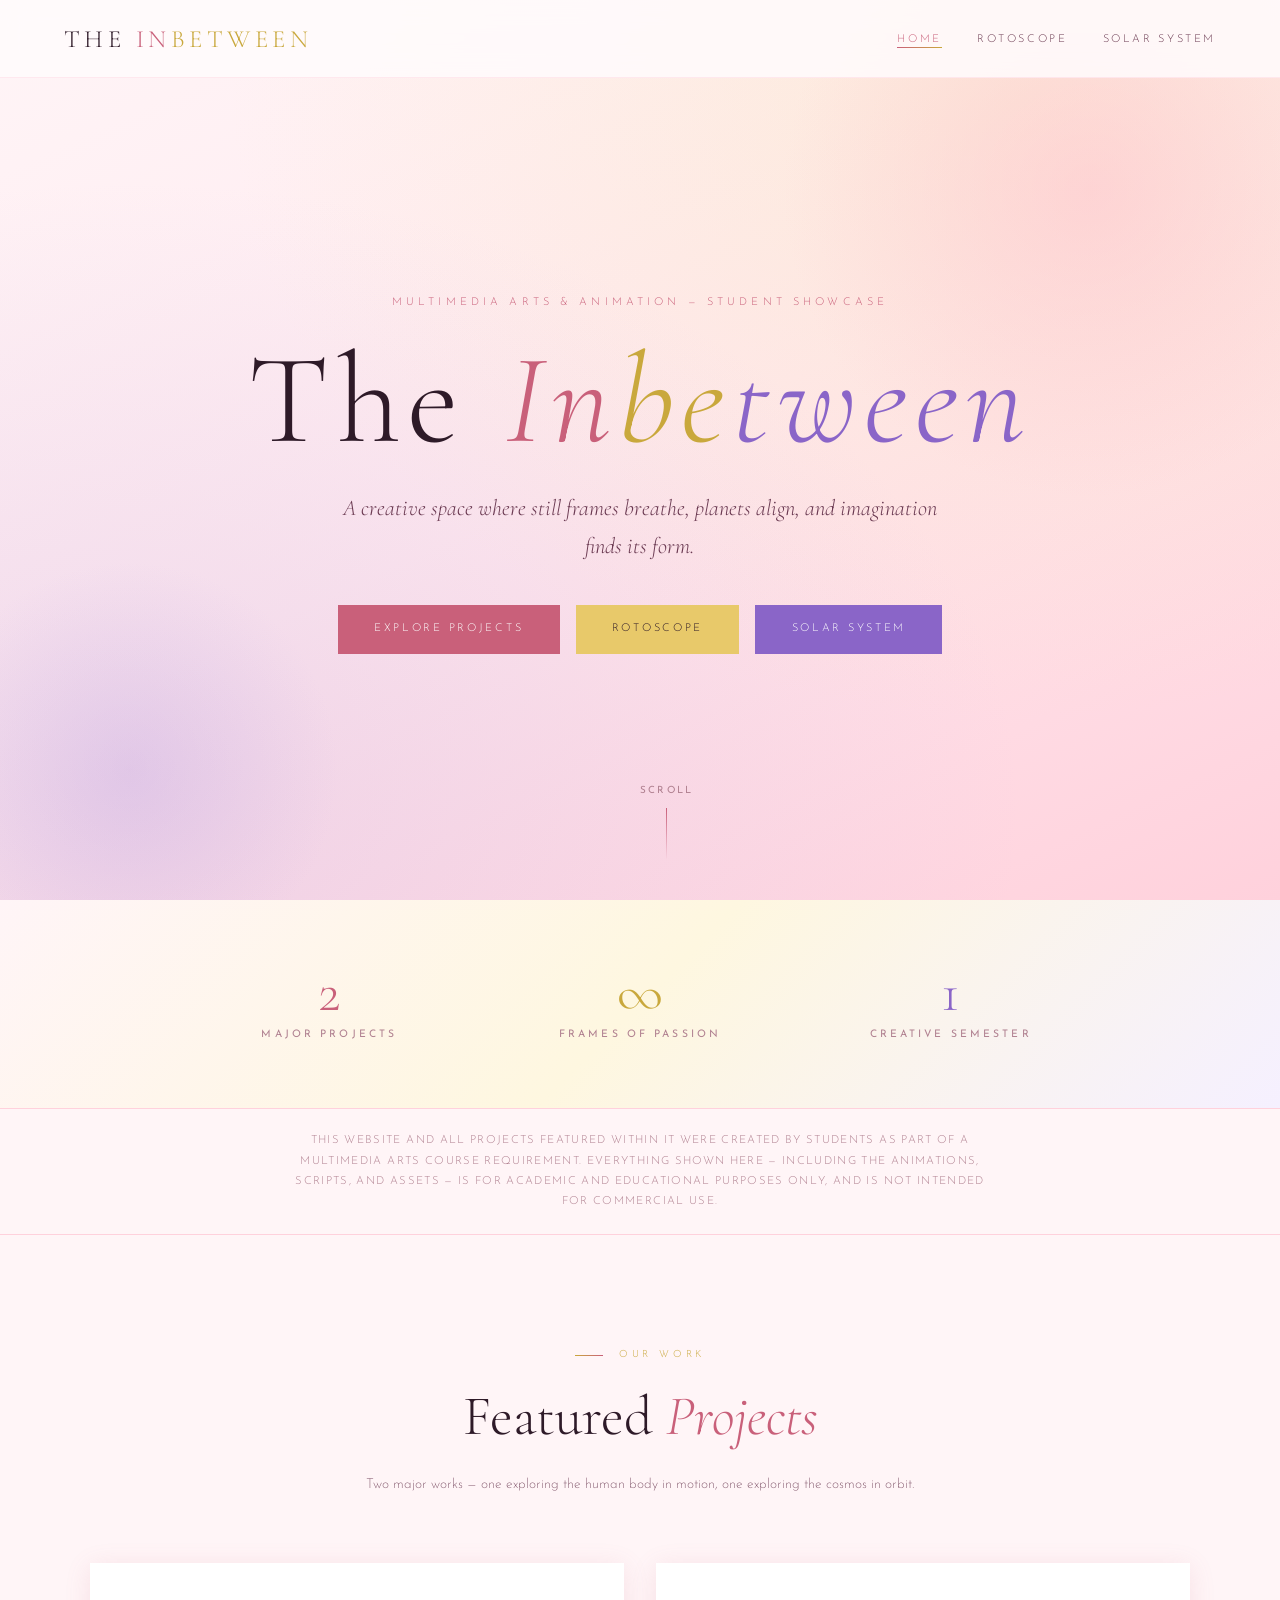
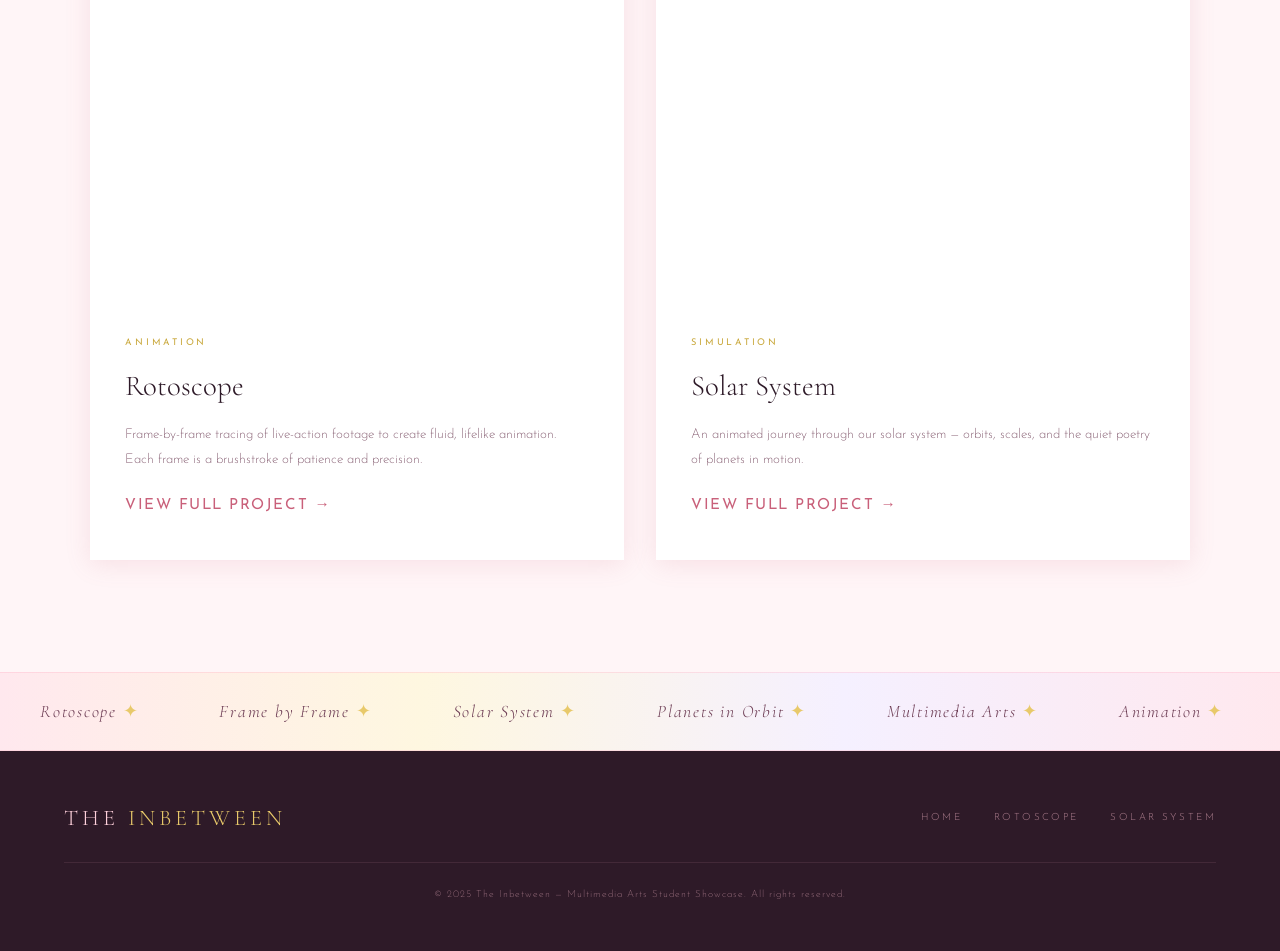
<file: index.html>
<!DOCTYPE html>
<html lang="en">
<head>
  <meta charset="UTF-8" />
  <meta name="viewport" content="width=device-width, initial-scale=1.0" />
  <meta name="description" content="The Inbetween — A Multimedia Arts & Animation Student Showcase" />
  <title>The Inbetween — Home</title>
  <link rel="preconnect" href="https://fonts.googleapis.com" />
  <link rel="preconnect" href="https://fonts.gstatic.com" crossorigin />
  <link href="https://fonts.googleapis.com/css2?family=Cormorant+Garamond:ital,wght@0,300;0,400;0,600;1,300;1,400;1,600&family=Josefin+Sans:wght@200;300;400&display=swap" rel="stylesheet" />
  <link rel="stylesheet" href="styles.css" />
  <style>
    /* ---- HERO ---- */
    .hero {
      min-height: 100vh;
      display: flex; align-items: center; justify-content: center;
      position: relative; overflow: hidden;
      padding: 8rem 4rem 5rem;
      background:
        radial-gradient(ellipse at 80% 10%, rgba(247,228,160,0.28) 0%, transparent 55%),
        radial-gradient(ellipse at 10% 90%, rgba(184,158,224,0.22) 0%, transparent 55%),
        linear-gradient(155deg, var(--pink-whisper) 0%, var(--pink-blush) 50%, var(--pink-light) 100%);
    }
    .hero::before {
      content: '';
      position: absolute;
      width: 620px; height: 620px; border-radius: 50%;
      background: radial-gradient(circle, rgba(255,179,198,0.38) 0%, transparent 70%);
      top: -120px; right: -120px;
      animation: blobFloat 9s ease-in-out infinite;
    }
    .hero::after {
      content: '';
      position: absolute;
      width: 420px; height: 420px; border-radius: 50%;
      background: radial-gradient(circle, rgba(184,158,224,0.28) 0%, transparent 70%);
      bottom: -80px; left: -80px;
      animation: blobFloat 11s ease-in-out infinite reverse;
    }
    .hero__inner {
      max-width: 920px; text-align: center;
      position: relative; z-index: 1;
      animation: fadeUp 1s ease both;
    }
    .hero__eyebrow {
      font-size: 0.68rem; font-weight: 300;
      letter-spacing: 0.38em; text-transform: uppercase;
      color: var(--pink-deep); margin-bottom: 1.5rem;
      animation: fadeUp 1s 0.15s ease both;
    }
    .hero__title {
      font-family: var(--font-display);
      font-size: clamp(4rem, 10vw, 8rem);
      font-weight: 300; line-height: 1;
      letter-spacing: 0.06em; color: var(--text-dark);
      margin-bottom: 1.5rem;
      animation: fadeUp 1s 0.3s ease both;
    }
    .hero__title .em-pink   { font-style: italic; color: var(--pink-deep); }
    .hero__title .em-gold   { font-style: italic; color: var(--gold-rich); }
    .hero__title .em-purple { font-style: italic; color: var(--purple-rich); }
    .hero__subtitle {
      font-family: var(--font-display);
      font-size: clamp(1rem, 2.5vw, 1.4rem);
      font-weight: 300; font-style: italic;
      color: var(--text-mid); max-width: 600px;
      margin: 0 auto 2.5rem;
      animation: fadeUp 1s 0.45s ease both;
    }
    .hero__cta {
      display: inline-flex; gap: 1rem;
      flex-wrap: wrap; justify-content: center;
      animation: fadeUp 1s 0.6s ease both;
    }
    .hero__scroll {
      position: absolute; bottom: 2.5rem; left: 50%;
      transform: translateX(-50%);
      display: flex; flex-direction: column; align-items: center;
      gap: 0.5rem; color: var(--text-soft);
      font-size: 0.62rem; letter-spacing: 0.22em; text-transform: uppercase;
      z-index: 1; animation: fadeUp 1s 1s ease both;
    }
    .hero__scroll-line {
      width: 1px; height: 52px;
      background: linear-gradient(to bottom, var(--pink-deep), transparent);
      animation: scrollLine 2s ease-in-out infinite;
    }

    /* ---- ABOUT ---- */
    .about {
      padding: 7rem 4rem; background: var(--white);
      position: relative; overflow: hidden;
    }
    .about::before {
      content: '';
      position: absolute;
      width: 400px; height: 400px; border-radius: 50%;
      background: radial-gradient(circle, rgba(247,228,160,0.15) 0%, transparent 70%);
      top: -100px; right: -80px;
    }
    .about__inner {
      max-width: 1100px; margin: 0 auto;
      display: grid; grid-template-columns: 1fr 1fr;
      gap: 5rem; align-items: center; position: relative; z-index: 1;
    }
    .about__image-wrap { position: relative; }
    .about__image-wrap::before {
      content: '';
      position: absolute; inset: -14px -14px 14px 14px;
      border: 1px solid var(--pink-light); z-index: 0;
    }
    .about__image-wrap::after {
      content: '';
      position: absolute; inset: -28px -28px 28px 28px;
      border: 1px solid var(--gold-light); z-index: 0; opacity: 0.5;
    }
    .about__image-placeholder {
      width: 100%; aspect-ratio: 4/5;
      background: linear-gradient(160deg, var(--pink-blush) 0%, var(--pink-soft) 60%, var(--purple-soft) 100%);
      position: relative; z-index: 1;
      display: flex; align-items: center; justify-content: center; overflow: hidden;
    }
    .about__image-placeholder svg { width: 58%; opacity: 0.28; }
    .about__content { padding-left: 1.5rem; }

    /* ---- STATS ---- */
    .stats {
      padding: 4rem 4rem;
      background: linear-gradient(135deg, var(--pink-whisper) 0%, var(--gold-pale) 50%, var(--purple-pale) 100%);
    }
    .stats__inner {
      max-width: 900px; margin: 0 auto;
      display: grid; grid-template-columns: repeat(3,1fr);
      gap: 2rem; text-align: center;
    }
    .stat-item__number {
      font-family: var(--font-display); font-size: 3.5rem;
      font-weight: 300; line-height: 1; margin-bottom: 0.4rem;
    }
    .stat-item:nth-child(1) .stat-item__number { color: var(--pink-deep); }
    .stat-item:nth-child(2) .stat-item__number { color: var(--gold-rich); }
    .stat-item:nth-child(3) .stat-item__number { color: var(--purple-rich); }
    .stat-item__label { font-size: 0.65rem; letter-spacing: 0.3em; text-transform: uppercase; color: var(--text-soft); }

    /* ---- ACADEMIC NOTICE ---- */
    .academic-notice {
      padding: 1.4rem 2rem;
      text-align: center;
      background: var(--pink-whisper);
      border-top: 1px solid var(--pink-light);
      border-bottom: 1px solid var(--pink-light);
    }
    .academic-notice p {
      font-size: 0.7rem;
      font-weight: 300;
      letter-spacing: 0.12em;
      text-transform: uppercase;
      color: var(--text-soft);
      max-width: 700px;
      margin: 0 auto;
      line-height: 1.8;
    }

    /* ---- PROJECTS PREVIEW ---- */
    .projects { padding: 7rem 4rem; background: var(--pink-whisper); }
    .projects__header { max-width: 1100px; margin: 0 auto 4rem; text-align: center; }
    .projects__grid {
      max-width: 1100px; margin: 0 auto;
      display: grid; grid-template-columns: 1fr 1fr; gap: 2rem;
    }

          .project-card__image {
        height: 340px;
        overflow: hidden;
        border-radius: 12px;
      }

      .project-card__image iframe {
        width: 100%;
        height: 100%;
        display: block;
        border: 0;
      }

      .project-card {
      background: var(--white); box-shadow: var(--shadow-card);
      transition: transform var(--transition), box-shadow var(--transition);
      overflow: hidden;
    }
    .project-card:hover { transform: translateY(-6px); box-shadow: 0 16px 48px rgba(201,96,122,0.16); }
    .project-card__image { overflow: hidden; }
    .project-card__placeholder {
      width: 100%; aspect-ratio: 16/9;
      background: linear-gradient(135deg, var(--pink-blush) 0%, var(--purple-soft) 100%);
      display: flex; align-items: center; justify-content: center;
    }
    .project-card__placeholder-icon { font-size: 3.5rem; opacity: 0.6; }
    .project-card__body { padding: 2rem 2.2rem 2.5rem; }
    .project-card__tag {
      font-size: 0.58rem; letter-spacing: 0.3em; text-transform: uppercase;
      color: var(--gold-rich); margin-bottom: 0.7rem;
    }
    .project-card__title {
      font-family: var(--font-display); font-size: 1.8rem;
      font-weight: 300; color: var(--text-dark); margin-bottom: 0.8rem;
      text-decoration: none; display: block;
      transition: color var(--transition);
    }
    .project-card__title:hover { color: var(--pink-deep); }
    .project-card__desc {
      font-size: 0.84rem; font-weight: 200;
      color: var(--text-mid); line-height: 1.85; margin-bottom: 1.2rem;
    }
    .project-card__link {
      display: inline-flex; align-items: center; gap: 0.6rem;
      font-size: 0.95rem; font-weight: 400; letter-spacing: 0.1em;
      text-transform: uppercase; color: var(--pink-deep);
      transition: gap var(--transition), color var(--transition);
      font-family: var(--font-body);
    }
    .project-card__link:hover { gap: 1rem; color: var(--purple-rich); }
    .project-card--featured .project-card__placeholder { aspect-ratio: 4/3; }

    /* ---- PROCESS ---- */
    .process {
      padding: 7rem 4rem; background: var(--white);
      position: relative; overflow: hidden;
    }
    .process::after {
      content: ''; position: absolute;
      width: 500px; height: 500px; border-radius: 50%;
      background: radial-gradient(circle, rgba(184,158,224,0.1) 0%, transparent 70%);
      bottom: -150px; right: -100px;
    }
    .process__inner { max-width: 1100px; margin: 0 auto; position: relative; z-index: 1; }
    .process__header { text-align: center; margin-bottom: 5rem; }
    .process__steps {
      display: grid; grid-template-columns: repeat(4,1fr);
      gap: 2.5rem; position: relative;
    }
    .process__steps::before {
      content: ''; position: absolute;
      top: 1.8rem; left: 10%; right: 10%; height: 1px;
      background: linear-gradient(90deg, var(--pink-light), var(--gold-light), var(--purple-soft), var(--pink-light));
    }
    .process-step__number {
      font-family: var(--font-display); font-size: 3rem;
      font-weight: 300; line-height: 1; margin-bottom: 1.2rem; position: relative; z-index: 1;
    }
    .process-step:nth-child(1) .process-step__number { color: var(--pink-deep); }
    .process-step:nth-child(2) .process-step__number { color: var(--gold-rich); }
    .process-step:nth-child(3) .process-step__number { color: var(--purple-rich); }
    .process-step:nth-child(4) .process-step__number { color: var(--pink-deep); }
    .process-step__title {
      font-family: var(--font-display); font-size: 1.3rem;
      font-weight: 400; color: var(--text-dark); margin-bottom: 0.7rem;
    }
    .process-step__desc { font-size: 0.82rem; font-weight: 200; color: var(--text-mid); line-height: 1.8; }

    /* ---- GALLERY STRIP ---- */
    /* (uses shared .gallery-strip styles) */

    /* ---- CTA ---- */
    .cta-section {
      padding: 7rem 4rem; text-align: center;
      background: linear-gradient(160deg, var(--pink-whisper) 0%, var(--gold-pale) 50%, var(--purple-pale) 100%);
    }
    .cta-section__title {
      font-family: var(--font-display);
      font-size: clamp(2.5rem, 6vw, 4.5rem);
      font-weight: 300; line-height: 1.1;
      color: var(--text-dark); margin-bottom: 1.5rem;
    }
    .cta-section__title em { font-style: italic; color: var(--pink-deep); }
    .cta-section__text {
      font-size: 0.87rem; font-weight: 200;
      color: var(--text-mid); margin-bottom: 3rem; line-height: 1.95;
      max-width: 500px; margin-left: auto; margin-right: auto;
    }

    @media (max-width: 900px) {
      .hero { padding: 7rem 2rem 5rem; }
      .about { padding: 5rem 2rem; }
      .about__inner { grid-template-columns: 1fr; gap: 3rem; }
      .about__content { padding-left: 0; }
      .stats { padding: 3rem 2rem; }
      .stats__inner { grid-template-columns: 1fr; gap: 2rem; }
      .projects { padding: 5rem 2rem; }
      .projects__grid { grid-template-columns: 1fr; }
      .process { padding: 5rem 2rem; }
      .process__steps { grid-template-columns: repeat(2,1fr); }
      .process__steps::before { display: none; }
      .cta-section { padding: 5rem 2rem; }
    }
    @media (max-width: 480px) {
      .hero__title { font-size: 3rem; }
      .process__steps { grid-template-columns: 1fr; }

    }
  </style>
</head>
<body>

  <!-- NAVBAR -->
  <nav class="navbar" aria-label="Main navigation">
    <a href="index.html" class="navbar__logo" aria-label="The Inbetween home">
      The <span class="accent-pink">In</span><span class="accent-gold">between</span>
    </a>
    <ul class="navbar__links" id="navLinks">
      <li><a href="index.html" class="active">Home</a></li>
      <li><a href="rotoscope.html">Rotoscope</a></li>
      <li><a href="solar-system.html">Solar System</a></li>
    </ul>
    <button class="navbar__hamburger" id="hamburger"
      aria-label="Toggle navigation menu" aria-expanded="false" aria-controls="navLinks">
      <span></span><span></span><span></span>
    </button>
  </nav>

  <!-- HERO -->
  <section class="hero" id="home" aria-label="Hero section">
    <div class="hero__inner">
      <p class="hero__eyebrow">Multimedia Arts &amp; Animation — Student Showcase</p>
      <h1 class="hero__title">
        The <span class="em-pink">In</span><span class="em-gold">be</span><span class="em-purple">tween</span>
      </h1>
      <p class="hero__subtitle">
        A creative space where still frames breathe, planets align, and imagination finds its form.
      </p>
      <div class="hero__cta">
        <a href="projects.html" class="btn btn--primary">Explore Projects</a>
        <a href="rotoscope.html" class="btn btn--gold">Rotoscope</a>
        <a href="solar-system.html" class="btn btn--purple">Solar System</a>
      </div>
    </div>
    <div class="hero__scroll" aria-hidden="true">
      <span>Scroll</span>
      <div class="hero__scroll-line"></div>
    </div>
  </section>

  <!-- STATS -->
  <section class="stats" aria-label="Project stats">
    <div class="stats__inner">
      <div class="stat-item reveal">
        <div class="stat-item__number">2</div>
        <div class="stat-item__label">Major Projects</div>
      </div>
      <div class="stat-item reveal">
        <div class="stat-item__number">∞</div>
        <div class="stat-item__label">Frames of Passion</div>
      </div>
      <div class="stat-item reveal">
        <div class="stat-item__number">1</div>
        <div class="stat-item__label">Creative Semester</div>
      </div>
    </div>
  </section>

  <!-- ACADEMIC NOTICE -->
  <div class="academic-notice" role="region" aria-label="Academic disclaimer">
    <p>This website and all projects featured within it were created by students as part of a Multimedia Arts course requirement. Everything shown here — including the animations, scripts, and assets — is for academic and educational purposes only, and is not intended for commercial use.</p>
  </div>

  <!-- PROJECTS PREVIEW -->
  <section class="projects" aria-label="Projects section">
    <div class="projects__header reveal">
      <p class="section-label" style="justify-content:center;">Our Work</p>
      <h2 class="section-title">Featured <em>Projects</em></h2>
      <p class="section-text" style="margin-top:1rem; max-width:600px; margin-left:auto; margin-right:auto;">
        Two major works — one exploring the human body in motion, one exploring the cosmos in orbit.
      </p>
    </div>
    <div class="projects__grid">
      <article class="project-card project-card--featured reveal" tabindex="0" aria-label="Rotoscope project">
        <div class="project-card__image">
      <iframe 
        height="200"
        style="width:100%; border:0;"
        src="https://www.youtube.com/embed/eoOIrdb_0ko"
        title="Rotoscope video"
        allow="accelerometer; autoplay; clipboard-write; encrypted-media; gyroscope; picture-in-picture"
        allowfullscreen>
      </iframe>
    </div>
        <div class="project-card__body">
          <p class="project-card__tag">Animation</p>
          <a href="rotoscope.html" class="project-card__title">Rotoscope</a>
          <p class="project-card__desc">Frame-by-frame tracing of live-action footage to create fluid, lifelike animation. Each frame is a brushstroke of patience and precision.</p>
          <a href="rotoscope.html" class="project-card__link">View Full Project →</a>
        </div>
      </article>
      <article class="project-card reveal" tabindex="0" aria-label="Solar System project">
        <div class="project-card__image">
          <iframe 
            height="200"
            style="width:100%; border:0;"
            src="https://www.youtube.com/embed/peSv5IT5Ve4"
            title="Solar System video"
            allow="accelerometer; autoplay; clipboard-write; encrypted-media; gyroscope; picture-in-picture"
            allowfullscreen>
          </iframe>
        </div>
        <div class="project-card__body">
          <p class="project-card__tag">Simulation</p>
          <a href="solar-system.html" class="project-card__title">Solar System</a>
          <p class="project-card__desc">An animated journey through our solar system — orbits, scales, and the quiet poetry of planets in motion.</p>
          <a href="solar-system.html" class="project-card__link">View Full Project →</a>
        </div>
      </article>
    </div>
  </section>

  <!-- GALLERY STRIP -->
  <div class="gallery-strip" aria-hidden="true">
    <div class="gallery-strip__track">
      <span class="gallery-strip__item">Rotoscope</span>
      <span class="gallery-strip__item">Frame by Frame</span>
      <span class="gallery-strip__item">Solar System</span>
      <span class="gallery-strip__item">Planets in Orbit</span>
      <span class="gallery-strip__item">Multimedia Arts</span>
      <span class="gallery-strip__item">Animation</span>
      <span class="gallery-strip__item">The Inbetween</span>
      <span class="gallery-strip__item">Student Showcase</span>
      <!-- Duplicate for seamless loop -->
      <span class="gallery-strip__item">Rotoscope</span>
      <span class="gallery-strip__item">Frame by Frame</span>
      <span class="gallery-strip__item">Solar System</span>
      <span class="gallery-strip__item">Planets in Orbit</span>
      <span class="gallery-strip__item">Multimedia Arts</span>
      <span class="gallery-strip__item">Animation</span>
      <span class="gallery-strip__item">The Inbetween</span>
      <span class="gallery-strip__item">Student Showcase</span>
    </div>
  </div>

  <!-- FOOTER -->
  <footer>
    <div class="footer__logo">The <span class="accent">Inbetween</span></div>
    <nav class="footer__nav" aria-label="Footer navigation">
      <a href="index.html">Home</a>
      <a href="rotoscope.html">Rotoscope</a>
      <a href="solar-system.html">Solar System</a>
    </nav>
    <p class="footer__copy">&copy; 2025 The Inbetween &mdash; Multimedia Arts Student Showcase. All rights reserved.</p>
  </footer>

  <script src="nav.js"></script>

</body>
</html>
</file>
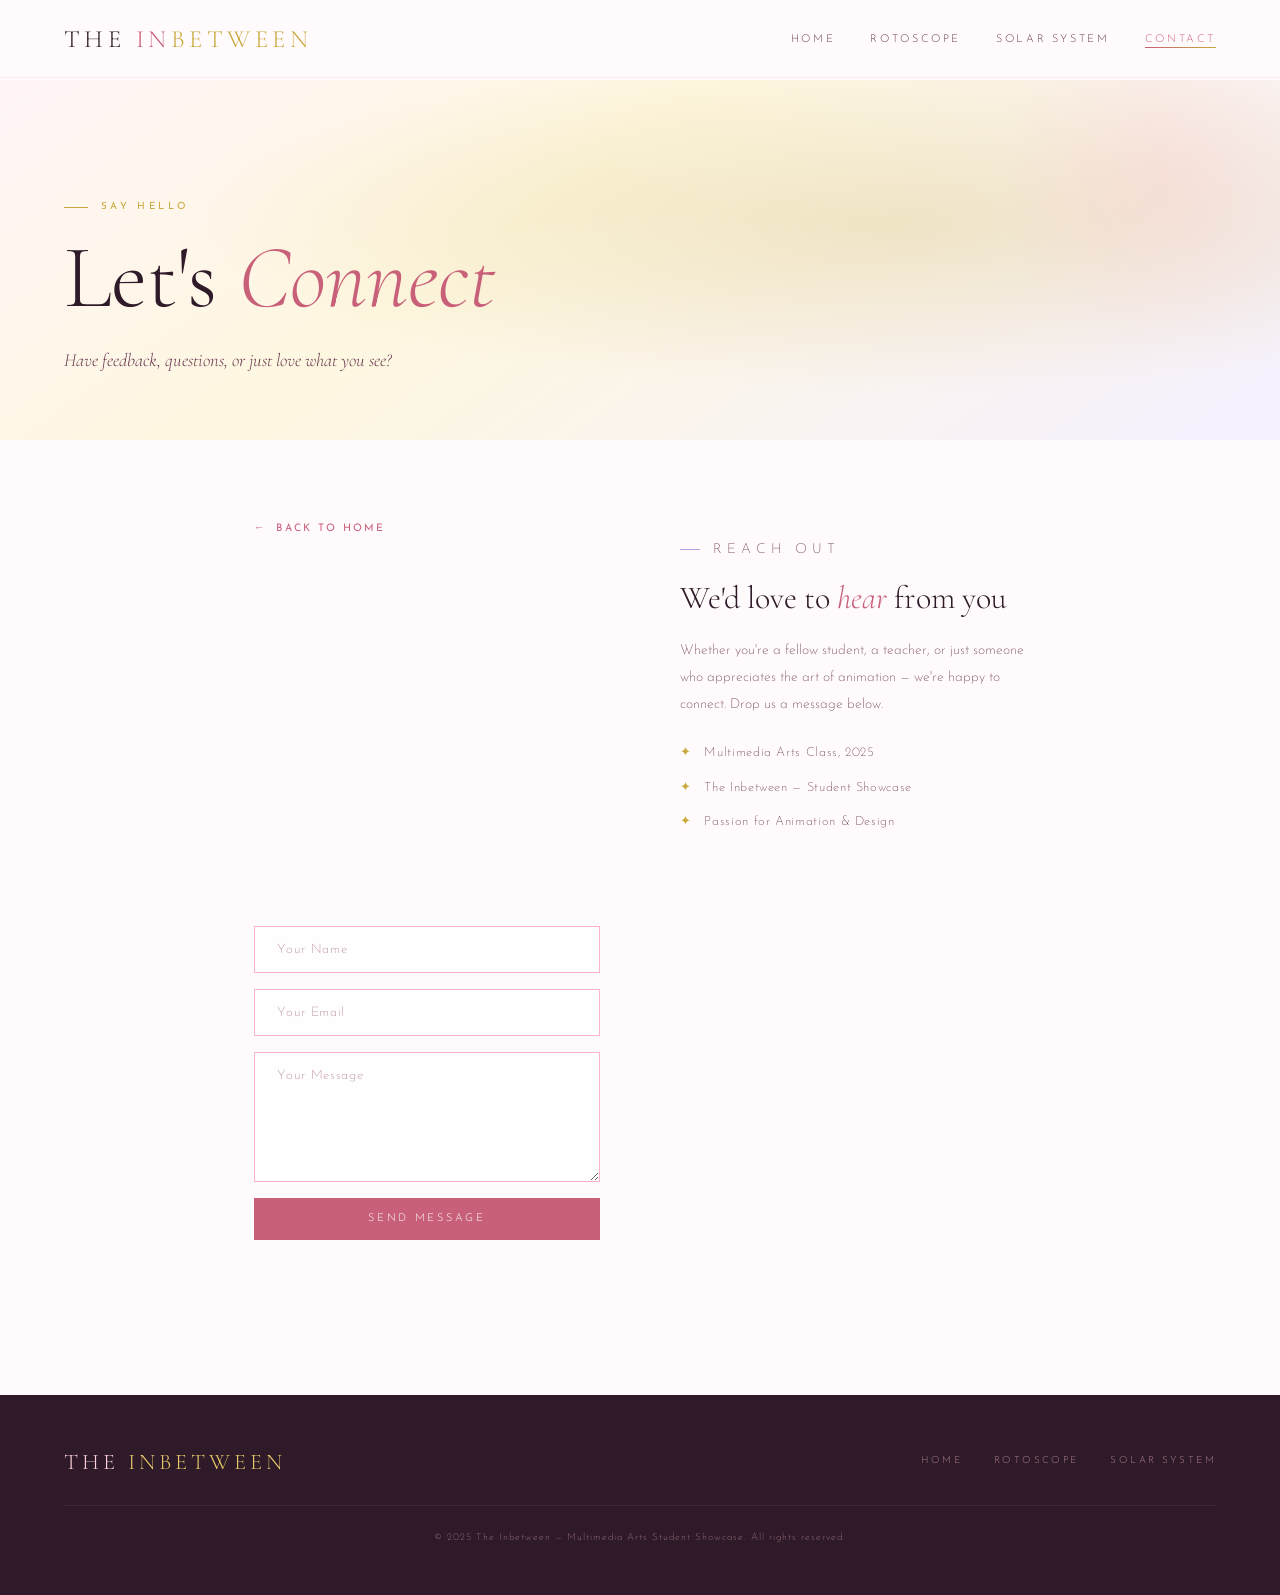
<file: contact.html>
<!DOCTYPE html>
<html lang="en">
<head>
  <meta charset="UTF-8" />
  <meta name="viewport" content="width=device-width, initial-scale=1.0" />
  <meta name="description" content="Contact — The Inbetween Student Showcase" />
  <title>Contact — The Inbetween</title>
  <link rel="preconnect" href="https://fonts.googleapis.com" />
  <link rel="preconnect" href="https://fonts.gstatic.com" crossorigin />
  <link href="https://fonts.googleapis.com/css2?family=Cormorant+Garamond:ital,wght@0,300;0,400;0,600;1,300;1,400;1,600&family=Josefin+Sans:wght@200;300;400&display=swap" rel="stylesheet" />
  <link rel="stylesheet" href="styles.css" />
</head>
<body>

  <!-- NAVBAR -->
  <nav class="navbar" aria-label="Main navigation">
    <a href="index.html" class="navbar__logo" aria-label="The Inbetween home">
      The <span class="accent-pink">In</span><span class="accent-gold">between</span>
    </a>
    <ul class="navbar__links" id="navLinks">
      <li><a href="index.html">Home</a></li>
       
      <li><a href="rotoscope.html">Rotoscope</a></li>
      <li><a href="solar-system.html">Solar System</a></li>
      <li><a href="contact.html" class="active">Contact</a></li>
    </ul>
    <button class="navbar__hamburger" id="hamburger"
      aria-label="Toggle navigation menu" aria-expanded="false" aria-controls="navLinks">
      <span></span><span></span><span></span>
    </button>
  </nav>

  <main class="inner-page contact-page" aria-label="Contact page">

    <!-- HERO -->
    <div class="inner-hero" style="background: radial-gradient(ellipse at 70% 40%, rgba(201,168,60,0.22) 0%, transparent 55%), linear-gradient(145deg, var(--pink-whisper) 0%, var(--gold-pale) 40%, var(--purple-pale) 100%); min-height:40vh;">
      <div class="inner-hero__deco inner-hero__deco--1" aria-hidden="true"></div>
      <div class="inner-hero__content">
        <p class="inner-hero__tag">Say Hello</p>
        <h1 class="inner-hero__title">Let's <em>Connect</em></h1>
        <p class="inner-hero__subtitle">Have feedback, questions, or just love what you see?</p>
      </div>
    </div>

    <!-- CONTACT BODY -->
    <div class="inner-body">
      <a href="index.html" class="back-btn" aria-label="Back to home">Back to Home</a>

      <div class="contact-info reveal">
        <p class="inner-section__label">Reach Out</p>
        <h2 class="inner-section__title" style="font-family:var(--font-display); font-size:2rem; font-weight:300; margin-bottom:1.2rem;">We'd love to <em>hear</em> from you</h2>
        <p style="font-size:0.87rem; font-weight:200; color:var(--text-mid); line-height:1.95; margin-bottom:1.5rem;">Whether you're a fellow student, a teacher, or just someone who appreciates the art of animation — we're happy to connect. Drop us a message below.</p>
        <div class="contact-info__item">
          <span>✦</span>
          <span>Multimedia Arts Class, 2025</span>
        </div>
        <div class="contact-info__item">
          <span>✦</span>
          <span>The Inbetween — Student Showcase</span>
        </div>
        <div class="contact-info__item">
          <span>✦</span>
          <span>Passion for Animation &amp; Design</span>
        </div>
      </div>

      <div class="reveal">
        <form class="contact__form" novalidate id="contactForm" aria-label="Contact form">
          <label for="c-name" class="sr-only">Your Name</label>
          <input type="text" id="c-name" name="name" class="contact__input"
            placeholder="Your Name" required autocomplete="name" />

          <label for="c-email" class="sr-only">Your Email</label>
          <input type="email" id="c-email" name="email" class="contact__input"
            placeholder="Your Email" required autocomplete="email" />

          <label for="c-message" class="sr-only">Your Message</label>
          <textarea id="c-message" name="message" class="contact__input contact__textarea"
            placeholder="Your Message" required></textarea>

          <button type="submit" class="btn btn--primary" id="submitBtn">Send Message</button>
          <p id="formFeedback" class="form-feedback" role="alert" aria-live="polite"></p>
        </form>
      </div>
    </div>

  </main>

  <!-- FOOTER -->
  <footer>
    <div class="footer__logo">The <span class="accent">Inbetween</span></div>
    <nav class="footer__nav" aria-label="Footer navigation">
      <a href="index.html">Home</a>
       
      <a href="rotoscope.html">Rotoscope</a>
      <a href="solar-system.html">Solar System</a>
       
    </nav>
    <p class="footer__copy">&copy; 2025 The Inbetween &mdash; Multimedia Arts Student Showcase. All rights reserved.</p>
  </footer>

  <script src="nav.js"></script>
  <script>
    'use strict';
    /* ---- Contact form validation ---- */
    (function () {
      var form     = document.getElementById('contactForm');
      var feedback = document.getElementById('formFeedback');
      if (!form || !feedback) { return; }
      var emailPattern = /^[^\s@]+@[^\s@]+\.[^\s@]+$/;
      form.addEventListener('submit', function (event) {
        event.preventDefault();
        var nameEl    = document.getElementById('c-name');
        var emailEl   = document.getElementById('c-email');
        var messageEl = document.getElementById('c-message');
        var errors = [];
        if (!nameEl.value.trim()) { errors.push('Please enter your name.'); }
        if (!emailEl.value.trim()) { errors.push('Please enter your email address.'); }
        else if (!emailPattern.test(emailEl.value.trim())) { errors.push('Please enter a valid email address.'); }
        if (!messageEl.value.trim()) { errors.push('Please enter your message.'); }
        if (errors.length > 0) {
          feedback.style.color = 'var(--pink-deep)';
          feedback.textContent = errors[0];
          return;
        }
        feedback.style.color = 'var(--purple-rich)';
        feedback.textContent = '✦ Thank you! Your message has been received.';
        form.reset();
      });
    }());
  </script>

</body>
</html>
</file>
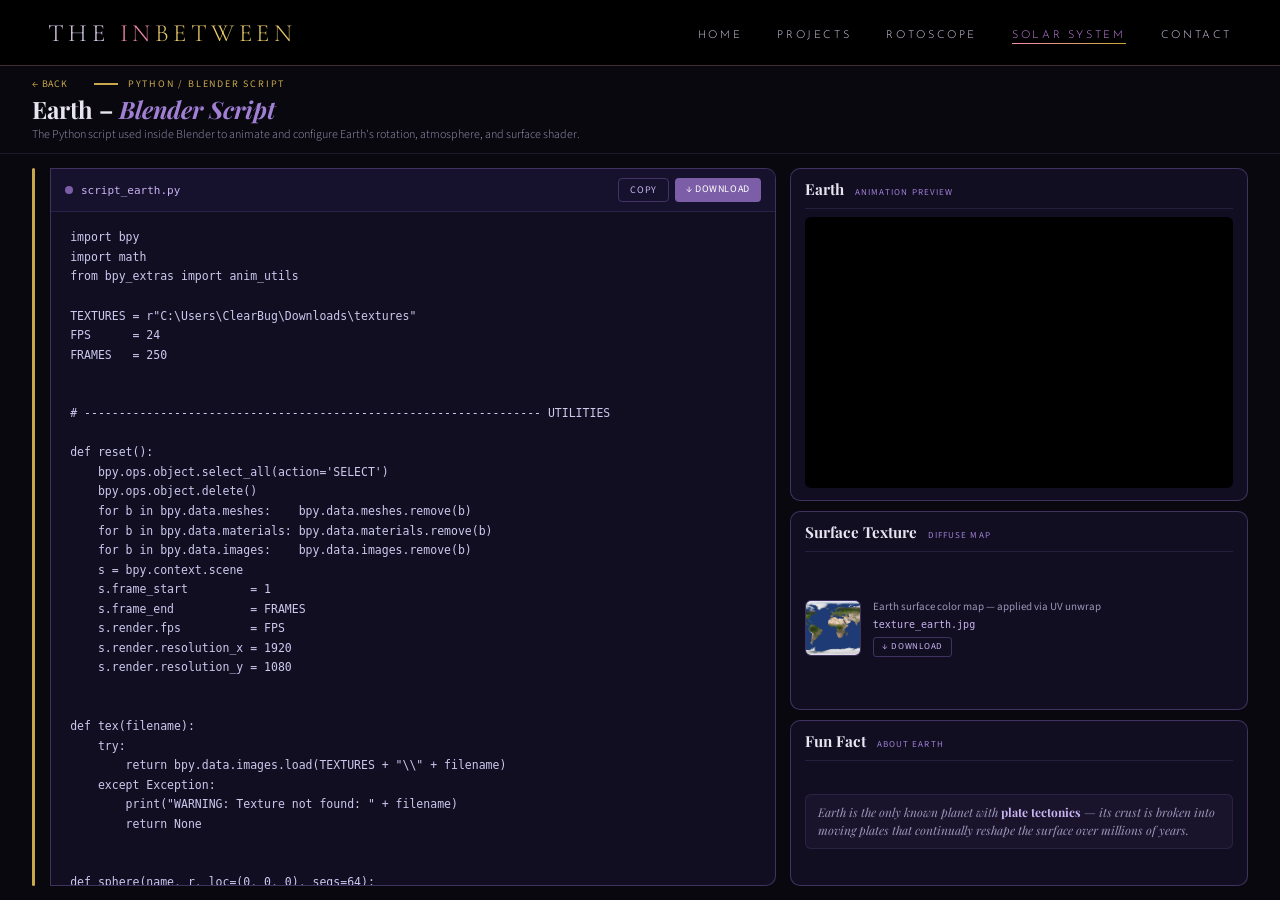
<file: earth_script.html>
<!DOCTYPE html>
<html lang="en">
<head>
  <meta charset="UTF-8"/>
  <meta name="viewport" content="width=device-width, initial-scale=1.0"/>
  <title>Earth – Blender Script</title>
  <link rel="preconnect" href="https://fonts.googleapis.com"/>
  <link rel="preconnect" href="https://fonts.gstatic.com" crossorigin/>
  <link href="https://fonts.googleapis.com/css2?family=Cormorant+Garamond:ital,wght@0,300;0,400;0,600;1,300;1,400&family=Josefin+Sans:wght@200;300;400&family=Playfair+Display:ital,wght@0,400;0,700;1,400;1,700&family=Source+Sans+3:wght@300;400;600&display=swap" rel="stylesheet"/>
  <style>
    *{box-sizing:border-box;margin:0;padding:0}
    :root{
      --bg:#09080f;--bg2:#110e22;--bg3:#16122e;
      --gold:#c9a84c;--gold2:#e8c87a;
      --purple:#7B5EA7;--purple2:#a07fd4;--purple3:#c9b3f0;
      --text:#e8e4f0;--muted:#9b96b8;--dim:#4a4665;
      --border:rgba(123,94,167,0.2);--borderl:rgba(123,94,167,0.45);
    }

    /* ── PAGE: exactly viewport height, nothing overflows ── */
    html, body {
      height: 100vh;
      overflow: hidden;
      background: var(--bg);
      color: var(--text);
      font-family: 'Source Sans 3', sans-serif;
      display: flex;
      flex-direction: column;
    }

    /* ── NAV (matches styles.css .navbar, dark-mode override) ── */
    nav {
      flex-shrink: 0;
      display: flex; align-items: center; justify-content: space-between;
      padding: 1.1rem 3rem;
      background: #000;
      border-bottom: 1px solid rgba(255, 179, 198, 0.25);
    }
    .nav-logo{
      font-family:'Cormorant Garamond',serif;
      font-size:1.55rem;font-weight:300;
      letter-spacing:0.18em;text-transform:uppercase;
      color:#e0d0f0;text-decoration:none;
    }
    .nav-logo .accent-pink{color:#f28baa;}
    .nav-logo .accent-gold{color:#e8c96a;}
    .nav-links{display:flex;gap:2.2rem;align-items:center;list-style:none;}
    .nav-links a{
      font-family:'Josefin Sans','Source Sans 3',sans-serif;
      font-size:0.68rem;font-weight:300;
      letter-spacing:0.24em;text-transform:uppercase;
      color:#e0d0f0;text-decoration:none;
      position:relative;padding-bottom:3px;
      transition:color 0.3s;
    }
    .nav-links a::after{
      content:'';position:absolute;bottom:0;left:0;
      width:0;height:1px;
      background:linear-gradient(90deg,#f28baa,#c9a83c);
      transition:width 0.3s;
    }
    .nav-links a:hover{color:#cc88ee;}
    .nav-links a:hover::after{width:100%;}
    .nav-links a.active{color:#cc88ee;}
    .nav-links a.active::after{width:100%;}

    /* ── HERO: compact ── */
    .page-hero {
      flex-shrink: 0;
      padding: 0.7rem 2rem 0.6rem;
      border-bottom: 0.5px solid var(--border);
    }
    .hero-eyebrow{display:flex;align-items:center;gap:10px;margin-bottom:0.3rem;}
    .hero-line{width:24px;height:2px;background:var(--gold);}
    .hero-label{font-size:10px;letter-spacing:0.18em;text-transform:uppercase;color:var(--gold);}
    .back-link{font-size:10px;letter-spacing:0.08em;text-transform:uppercase;color:var(--gold);text-decoration:none;margin-right:1rem;}
    .back-link:hover{color:var(--gold2);}
    .hero-title{font-family:'Playfair Display',serif;font-size:1.5rem;font-weight:700;color:var(--text);line-height:1.15;}
    .hero-title em{color:var(--purple2);font-style:italic;}
    .hero-sub{font-size:12px;color:var(--muted);font-weight:300;line-height:1.5;margin-top:2px;}

    /* ── MAIN GRID: fills remaining height ── */
    .content {
      flex: 1;
      min-height: 0;           /* critical — lets flex child shrink */
      display: grid;
      grid-template-columns: 1fr 1fr;
      gap: 14px;
      padding: 14px 2rem;
    }

    /* ── LEFT: script panel ── */
    .left-wrap{position:relative;padding-left:18px;display:flex;flex-direction:column;min-height:0;}
    .accent-bar{position:absolute;left:0;top:0;bottom:0;width:3px;background:var(--gold);border-radius:2px;}
    .script-panel{background:var(--bg2);border:0.5px solid var(--borderl);border-radius:0 10px 10px 0;display:flex;flex-direction:column;flex:1;min-height:0;overflow:hidden;}
    .code-header{flex-shrink:0;display:flex;align-items:center;justify-content:space-between;padding:9px 14px;background:var(--bg3);border-bottom:0.5px solid var(--border);}
    .code-header-left{display:flex;align-items:center;gap:8px;}
    .lang-dot{width:8px;height:8px;border-radius:50%;background:var(--purple);}
    .filename{font-size:11px;color:var(--purple3);font-family:'Consolas',monospace;}
    .btn-row{display:flex;gap:6px;}
    .copy-btn{font-size:10px;padding:4px 11px;border-radius:4px;cursor:pointer;background:transparent;color:var(--purple3);border:0.5px solid var(--borderl);font-family:inherit;letter-spacing:0.06em;text-transform:uppercase;transition:background 0.15s;}
    .copy-btn:hover{background:rgba(123,94,167,0.2);}
    .dl-btn{font-size:10px;padding:4px 11px;border-radius:4px;cursor:pointer;background:var(--purple);color:#fff;border:none;font-family:inherit;text-decoration:none;letter-spacing:0.06em;text-transform:uppercase;transition:background 0.15s;}
    .dl-btn:hover{background:var(--purple2);}

    /* ── SCROLLABLE CODE ── */
    .code-scroll{flex:1;overflow-y:auto;overflow-x:auto;min-height:0;}
    .code-scroll::-webkit-scrollbar{width:5px;height:5px;}
    .code-scroll::-webkit-scrollbar-track{background:var(--bg3);}
    .code-scroll::-webkit-scrollbar-thumb{background:var(--purple);border-radius:3px;}
    pre{padding:1rem 1.2rem;font-size:11.5px;line-height:1.7;font-family:'Consolas','Monaco',monospace;color:#ccc8ee;white-space:pre;}

    /* ── RIGHT: 3 stacked panels ── */
    .right-col{display:grid;grid-template-rows:2fr 1.2fr 1fr;gap:10px;min-height:0;}
    .media-card{background:var(--bg2);border:0.5px solid var(--borderl);border-radius:10px;overflow:hidden;display:flex;flex-direction:column;min-height:0;}
    .card-head{flex-shrink:0;padding:10px 14px 7px;}
    .card-name{font-family:'Playfair Display',serif;font-size:0.95rem;font-weight:700;color:var(--text);}
    .card-tag{font-size:9px;letter-spacing:0.12em;text-transform:uppercase;color:var(--purple2);margin-left:8px;font-family:'Source Sans 3',sans-serif;}
    .card-divider{flex-shrink:0;height:0.5px;background:var(--border);margin:0 14px;}

    /* video fills its card */
    .video-wrap{flex:1;margin:8px 14px 12px;border-radius:6px;overflow:hidden;min-height:0;background:#000;}
    .video-wrap video{width:100%;height:100%;object-fit:cover;display:block;}

    /* texture row */
    .texture-fill{flex:1;display:flex;align-items:center;gap:12px;padding:8px 14px 12px;min-height:0;}
    .tex-thumb{width:56px;height:56px;border-radius:6px;object-fit:cover;border:0.5px solid var(--borderl);flex-shrink:0;}
    .tex-info{font-size:11px;color:var(--muted);line-height:1.5;}
    .tex-filename{font-size:10px;color:var(--purple3);font-family:monospace;margin-top:2px;}
    .tex-dl{display:inline-block;margin-top:5px;font-size:9px;letter-spacing:0.08em;text-transform:uppercase;color:var(--purple3);border:0.5px solid var(--borderl);padding:2px 8px;text-decoration:none;border-radius:3px;transition:background 0.15s;}
    .tex-dl:hover{background:rgba(123,94,167,0.2);}

    /* fun fact */
    .fact-fill{flex:1;padding:7px 14px 10px;display:flex;align-items:center;min-height:0;}
    .fact-inner{padding:8px 12px;background:rgba(123,94,167,0.08);border:0.5px solid var(--border);border-radius:6px;width:100%;}
    .fact-inner p{font-size:12px;color:var(--muted);line-height:1.55;font-style:italic;font-family:'Playfair Display',serif;}
    .fact-inner strong{color:var(--purple3);font-style:normal;}
  </style>
</head>
<body>

<nav>
  <a href="index.html" class="nav-logo">The <span class="accent-pink">In</span><span class="accent-gold">between</span></a>
  <ul class="nav-links">
    <li><a href="index.html">Home</a></li>
    <li><a href="projects.html">Projects</a></li>
    <li><a href="rotoscope.html">Rotoscope</a></li>
    <li><a href="solar-system.html" class="active">Solar System</a></li>
    <li><a href="contact.html">Contact</a></li>
  </ul>
</nav>

<div class="page-hero">
  <div class="hero-eyebrow">
    <a class="back-link" href="solar-system.html">← Back</a>
    <div class="hero-line"></div>
    <span class="hero-label">Python / Blender Script</span>
  </div>
  <h1 class="hero-title">Earth – <em>Blender Script</em></h1>
  <p class="hero-sub">The Python script used inside Blender to animate and configure Earth's rotation, atmosphere, and surface shader.</p>
</div>

<div class="content">

  <!-- LEFT: scrollable script -->
  <div class="left-wrap">
    <div class="accent-bar"></div>
    <div class="script-panel">
      <div class="code-header">
        <div class="code-header-left">
          <span class="lang-dot"></span>
          <span class="filename">script_earth.py</span>
        </div>
        <div class="btn-row">
          <button class="copy-btn" id="copyBtn">Copy</button>
          <a class="dl-btn" href="script/script_earth.py" download="script_earth.py">↓ Download</a>
        </div>
      </div>
      <div class="code-scroll">
        <pre id="codeBlock">Loading script...</pre>
      </div>
    </div>
  </div>

  <!-- RIGHT: 3 panels -->
  <div class="right-col">

    <!-- Video -->
    <div class="media-card">
      <div class="card-head">
        <span class="card-name">Earth</span>
        <span class="card-tag">Animation Preview</span>
      </div>
      <div class="card-divider"></div>
      <div class="video-wrap">
        <video src="videos/earth.mp4" autoplay loop muted playsinline></video>
      </div>
    </div>

    <!-- Texture -->
    <div class="media-card">
      <div class="card-head">
        <span class="card-name">Surface Texture</span>
        <span class="card-tag">Diffuse Map</span>
      </div>
      <div class="card-divider"></div>
      <div class="texture-fill">
        <img class="tex-thumb" src="textures/texture_earth.jpg" alt="Earth texture"/>
        <div class="tex-info">
          Earth surface color map — applied via UV unwrap
          <div class="tex-filename">texture_earth.jpg</div>
          <a class="tex-dl" href="textures/texture_earth.jpg" download="texture_earth.jpg">↓ Download</a>
        </div>
      </div>
    </div>

    <!-- Fun Fact -->
    <div class="media-card">
      <div class="card-head">
        <span class="card-name">Fun Fact</span>
        <span class="card-tag">About Earth</span>
      </div>
      <div class="card-divider"></div>
      <div class="fact-fill">
        <div class="fact-inner">
          <p>Earth is the only known planet with <strong>plate tectonics</strong> — its crust is broken into moving plates that continually reshape the surface over millions of years.</p>
        </div>
      </div>
    </div>

  </div>
</div>

<script>
(function () {
  'use strict';
  var codeBlock = document.getElementById('codeBlock');
  var copyBtn   = document.getElementById('copyBtn');

  fetch('script/script_earth.py')
    .then(function(res) {
      if (!res.ok) throw new Error('not found');
      return res.text();
    })
    .then(function(text) {
      codeBlock.textContent = text;
    })
    .catch(function() {
      codeBlock.textContent = 'Could not load script/script_earth.txt — make sure the file exists in your project folder.';
    });

  copyBtn.addEventListener('click', function () {
    navigator.clipboard.writeText(codeBlock.innerText).then(function () {
      copyBtn.textContent = 'Copied!';
      setTimeout(function () { copyBtn.textContent = 'Copy'; }, 2000);
    }).catch(function () {
      copyBtn.textContent = 'Failed';
      setTimeout(function () { copyBtn.textContent = 'Copy'; }, 2000);
    });
  });
})();
</script>

</body>
</html>
</file>
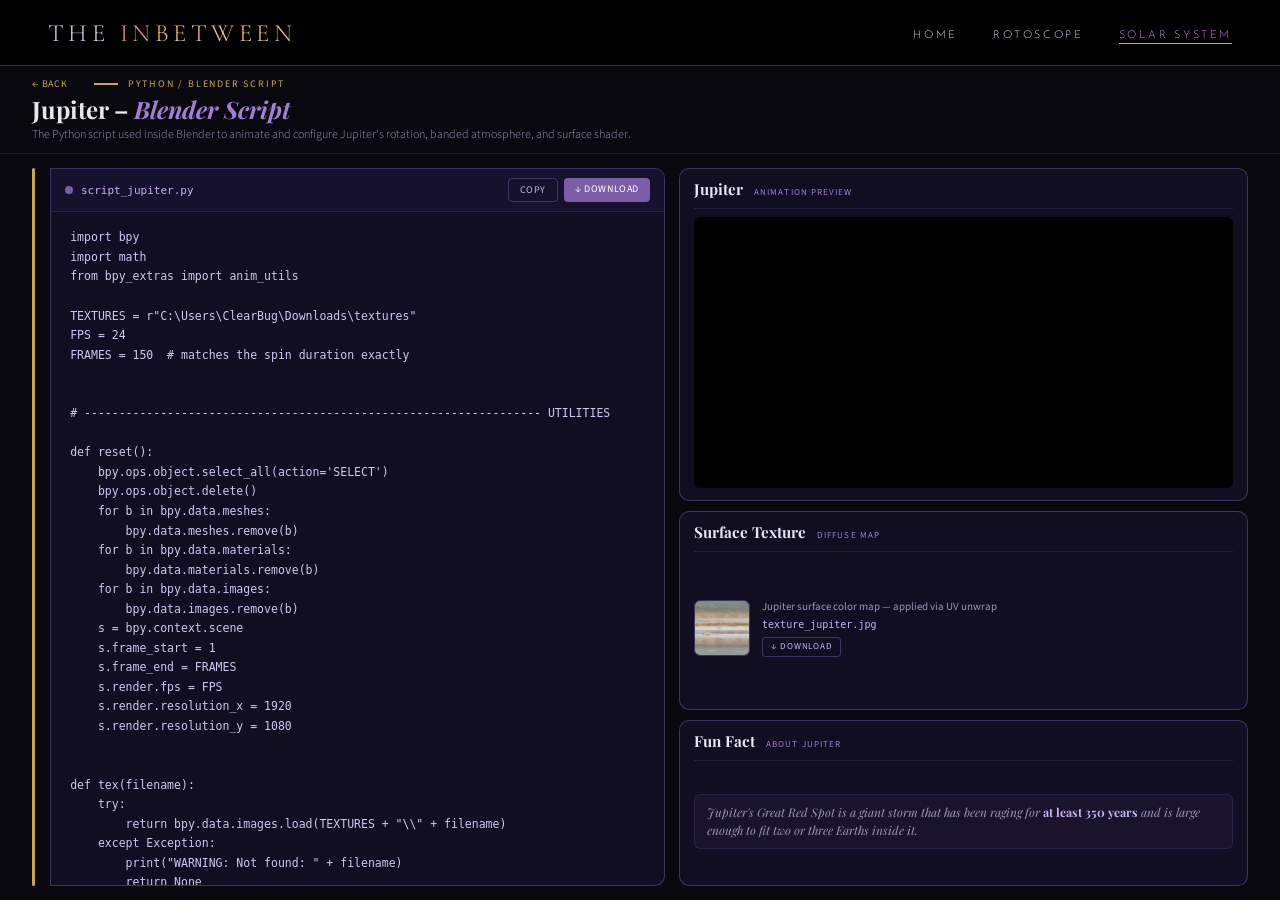
<file: jupiter_script.html>
<!DOCTYPE html>
<html lang="en">
<head>
  <meta charset="UTF-8"/>
  <meta name="viewport" content="width=device-width, initial-scale=1.0"/>
  <title>Jupiter – Blender Script</title>
  <link rel="preconnect" href="https://fonts.googleapis.com"/>
  <link rel="preconnect" href="https://fonts.gstatic.com" crossorigin/>
  <link href="https://fonts.googleapis.com/css2?family=Cormorant+Garamond:ital,wght@0,300;0,400;0,600;1,300;1,400&family=Josefin+Sans:wght@200;300;400&family=Playfair+Display:ital,wght@0,400;0,700;1,400;1,700&family=Source+Sans+3:wght@300;400;600&display=swap" rel="stylesheet"/>
  <style>
    *{box-sizing:border-box;margin:0;padding:0}
    :root{
      --bg:#09080f;--bg2:#110e22;--bg3:#16122e;
      --gold:#c9a84c;--gold2:#e8c87a;
      --purple:#7B5EA7;--purple2:#a07fd4;--purple3:#c9b3f0;
      --text:#e8e4f0;--muted:#9b96b8;--dim:#4a4665;
      --border:rgba(123,94,167,0.2);--borderl:rgba(123,94,167,0.45);
    }

    /* ── PAGE: exactly viewport height, nothing overflows ── */
    html, body {
      height: 100vh;
      overflow: hidden;
      background: var(--bg);
      color: var(--text);
      font-family: 'Source Sans 3', sans-serif;
      display: flex;
      flex-direction: column;
    }

    /* ── NAV (matches styles.css .navbar, dark-mode override) ── */
    nav {
      flex-shrink: 0;
      display: flex; align-items: center; justify-content: space-between;
      padding: 1.1rem 3rem;
      background: #000;
      border-bottom: 1px solid rgba(255, 179, 198, 0.25);
    }
    .nav-logo{
      font-family:'Cormorant Garamond',serif;
      font-size:1.55rem;font-weight:300;
      letter-spacing:0.18em;text-transform:uppercase;
      color:#e0d0f0;text-decoration:none;
    }
    .nav-logo .accent-pink{color:#f28baa;}
    .nav-logo .accent-gold{color:#e8c96a;}
    .nav-links{display:flex;gap:2.2rem;align-items:center;list-style:none;}
    .nav-links a{
      font-family:'Josefin Sans','Source Sans 3',sans-serif;
      font-size:0.68rem;font-weight:300;
      letter-spacing:0.24em;text-transform:uppercase;
      color:#e0d0f0;text-decoration:none;
      position:relative;padding-bottom:3px;
      transition:color 0.3s;
    }
    .nav-links a::after{
      content:'';position:absolute;bottom:0;left:0;
      width:0;height:1px;
      background:linear-gradient(90deg,#f28baa,#c9a83c);
      transition:width 0.3s;
    }
    .nav-links a:hover{color:#cc88ee;}
    .nav-links a:hover::after{width:100%;}
    .nav-links a.active{color:#cc88ee;}
    .nav-links a.active::after{width:100%;}

    /* ── HERO: compact ── */
    .page-hero {
      flex-shrink: 0;
      padding: 0.7rem 2rem 0.6rem;
      border-bottom: 0.5px solid var(--border);
    }
    .hero-eyebrow{display:flex;align-items:center;gap:10px;margin-bottom:0.3rem;}
    .hero-line{width:24px;height:2px;background:var(--gold);}
    .hero-label{font-size:10px;letter-spacing:0.18em;text-transform:uppercase;color:var(--gold);}
    .back-link{font-size:10px;letter-spacing:0.08em;text-transform:uppercase;color:var(--gold);text-decoration:none;margin-right:1rem;}
    .back-link:hover{color:var(--gold2);}
    .hero-title{font-family:'Playfair Display',serif;font-size:1.5rem;font-weight:700;color:var(--text);line-height:1.15;}
    .hero-title em{color:var(--purple2);font-style:italic;}
    .hero-sub{font-size:12px;color:var(--muted);font-weight:300;line-height:1.5;margin-top:2px;}

    /* ── MAIN GRID: fills remaining height ── */
    .content {
      flex: 1;
      min-height: 0;           /* critical — lets flex child shrink */
      display: grid;
      grid-template-columns: 1fr 1fr;
      gap: 14px;
      padding: 14px 2rem;
    }

    /* ── LEFT: script panel ── */
    .left-wrap{position:relative;padding-left:18px;display:flex;flex-direction:column;min-height:0;}
    .accent-bar{position:absolute;left:0;top:0;bottom:0;width:3px;background:var(--gold);border-radius:2px;}
    .script-panel{background:var(--bg2);border:0.5px solid var(--borderl);border-radius:0 10px 10px 0;display:flex;flex-direction:column;flex:1;min-height:0;overflow:hidden;}
    .code-header{flex-shrink:0;display:flex;align-items:center;justify-content:space-between;padding:9px 14px;background:var(--bg3);border-bottom:0.5px solid var(--border);}
    .code-header-left{display:flex;align-items:center;gap:8px;}
    .lang-dot{width:8px;height:8px;border-radius:50%;background:var(--purple);}
    .filename{font-size:11px;color:var(--purple3);font-family:'Consolas',monospace;}
    .btn-row{display:flex;gap:6px;}
    .copy-btn{font-size:10px;padding:4px 11px;border-radius:4px;cursor:pointer;background:transparent;color:var(--purple3);border:0.5px solid var(--borderl);font-family:inherit;letter-spacing:0.06em;text-transform:uppercase;transition:background 0.15s;}
    .copy-btn:hover{background:rgba(123,94,167,0.2);}
    .dl-btn{font-size:10px;padding:4px 11px;border-radius:4px;cursor:pointer;background:var(--purple);color:#fff;border:none;font-family:inherit;text-decoration:none;letter-spacing:0.06em;text-transform:uppercase;transition:background 0.15s;}
    .dl-btn:hover{background:var(--purple2);}

    /* ── SCROLLABLE CODE ── */
    .code-scroll{flex:1;overflow-y:auto;overflow-x:auto;min-height:0;}
    .code-scroll::-webkit-scrollbar{width:5px;height:5px;}
    .code-scroll::-webkit-scrollbar-track{background:var(--bg3);}
    .code-scroll::-webkit-scrollbar-thumb{background:var(--purple);border-radius:3px;}
    pre{padding:1rem 1.2rem;font-size:11.5px;line-height:1.7;font-family:'Consolas','Monaco',monospace;color:#ccc8ee;white-space:pre;}

    /* ── RIGHT: 3 stacked panels ── */
    .right-col{display:grid;grid-template-rows:2fr 1.2fr 1fr;gap:10px;min-height:0;}
    .media-card{background:var(--bg2);border:0.5px solid var(--borderl);border-radius:10px;overflow:hidden;display:flex;flex-direction:column;min-height:0;}
    .card-head{flex-shrink:0;padding:10px 14px 7px;}
    .card-name{font-family:'Playfair Display',serif;font-size:0.95rem;font-weight:700;color:var(--text);}
    .card-tag{font-size:9px;letter-spacing:0.12em;text-transform:uppercase;color:var(--purple2);margin-left:8px;font-family:'Source Sans 3',sans-serif;}
    .card-divider{flex-shrink:0;height:0.5px;background:var(--border);margin:0 14px;}

    /* video fills its card */
    .video-wrap{flex:1;margin:8px 14px 12px;border-radius:6px;overflow:hidden;min-height:0;background:#000;}
    .video-wrap video{width:100%;height:100%;object-fit:cover;display:block;}

    /* texture row */
    .texture-fill{flex:1;display:flex;align-items:center;gap:12px;padding:8px 14px 12px;min-height:0;}
    .tex-thumb{width:56px;height:56px;border-radius:6px;object-fit:cover;border:0.5px solid var(--borderl);flex-shrink:0;}
    .tex-info{font-size:11px;color:var(--muted);line-height:1.5;}
    .tex-filename{font-size:10px;color:var(--purple3);font-family:monospace;margin-top:2px;}
    .tex-dl{display:inline-block;margin-top:5px;font-size:9px;letter-spacing:0.08em;text-transform:uppercase;color:var(--purple3);border:0.5px solid var(--borderl);padding:2px 8px;text-decoration:none;border-radius:3px;transition:background 0.15s;}
    .tex-dl:hover{background:rgba(123,94,167,0.2);}

    /* fun fact */
    .fact-fill{flex:1;padding:7px 14px 10px;display:flex;align-items:center;min-height:0;}
    .fact-inner{padding:8px 12px;background:rgba(123,94,167,0.08);border:0.5px solid var(--border);border-radius:6px;width:100%;}
    .fact-inner p{font-size:12px;color:var(--muted);line-height:1.55;font-style:italic;font-family:'Playfair Display',serif;}
    .fact-inner strong{color:var(--purple3);font-style:normal;}
  </style>
</head>
<body>

<nav>
  <a href="index.html" class="nav-logo">The <span class="accent-pink">In</span><span class="accent-gold">between</span></a>
  <ul class="nav-links">
    <li><a href="index.html">Home</a></li>
     
    <li><a href="rotoscope.html">Rotoscope</a></li>
    <li><a href="solar-system.html" class="active">Solar System</a></li>
     
  </ul>
</nav>

<div class="page-hero">
  <div class="hero-eyebrow">
    <a class="back-link" href="solar-system.html">← Back</a>
    <div class="hero-line"></div>
    <span class="hero-label">Python / Blender Script</span>
  </div>
  <h1 class="hero-title">Jupiter – <em>Blender Script</em></h1>
  <p class="hero-sub">The Python script used inside Blender to animate and configure Jupiter's rotation, banded atmosphere, and surface shader.</p>
</div>

<div class="content">

  <!-- LEFT: scrollable script -->
  <div class="left-wrap">
    <div class="accent-bar"></div>
    <div class="script-panel">
      <div class="code-header">
        <div class="code-header-left">
          <span class="lang-dot"></span>
          <span class="filename">script_jupiter.py</span>
        </div>
        <div class="btn-row">
          <button class="copy-btn" id="copyBtn">Copy</button>
          <a class="dl-btn" href="script/script_jupiter.py" download="script_jupiter.py">↓ Download</a>
        </div>
      </div>
      <div class="code-scroll">
        <pre id="codeBlock">Loading script...</pre>
      </div>
    </div>
  </div>

  <!-- RIGHT: 3 panels -->
  <div class="right-col">

    <!-- Video -->
    <div class="media-card">
      <div class="card-head">
        <span class="card-name">Jupiter</span>
        <span class="card-tag">Animation Preview</span>
      </div>
      <div class="card-divider"></div>
      <div class="video-wrap">
        <video src="videos/jupiter.mp4" autoplay loop muted playsinline></video>
      </div>
    </div>

    <!-- Texture -->
    <div class="media-card">
      <div class="card-head">
        <span class="card-name">Surface Texture</span>
        <span class="card-tag">Diffuse Map</span>
      </div>
      <div class="card-divider"></div>
      <div class="texture-fill">
        <img class="tex-thumb" src="textures/texture_jupiter.jpg" alt="Jupiter texture"/>
        <div class="tex-info">
          Jupiter surface color map — applied via UV unwrap
          <div class="tex-filename">texture_jupiter.jpg</div>
          <a class="tex-dl" href="textures/texture_jupiter.jpg" download="texture_jupiter.jpg">↓ Download</a>
        </div>
      </div>
    </div>

    <!-- Fun Fact -->
    <div class="media-card">
      <div class="card-head">
        <span class="card-name">Fun Fact</span>
        <span class="card-tag">About Jupiter</span>
      </div>
      <div class="card-divider"></div>
      <div class="fact-fill">
        <div class="fact-inner">
          <p>Jupiter's Great Red Spot is a giant storm that has been raging for <strong>at least 350 years</strong> and is large enough to fit two or three Earths inside it.</p>
        </div>
      </div>
    </div>

  </div>
</div>

<script>
(function () {
  'use strict';
  var codeBlock = document.getElementById('codeBlock');
  var copyBtn   = document.getElementById('copyBtn');

  fetch('script/script_jupiter.py')
    .then(function(res) {
      if (!res.ok) throw new Error('not found');
      return res.text();
    })
    .then(function(text) {
      codeBlock.textContent = text;
    })
    .catch(function() {
      codeBlock.textContent = 'Could not load script/script_jupiter.py — make sure the file exists in your project folder.';
    });

  copyBtn.addEventListener('click', function () {
    navigator.clipboard.writeText(codeBlock.innerText).then(function () {
      copyBtn.textContent = 'Copied!';
      setTimeout(function () { copyBtn.textContent = 'Copy'; }, 2000);
    }).catch(function () {
      copyBtn.textContent = 'Failed';
      setTimeout(function () { copyBtn.textContent = 'Copy'; }, 2000);
    });
  });
})();
</script>

</body>
</html>
</file>
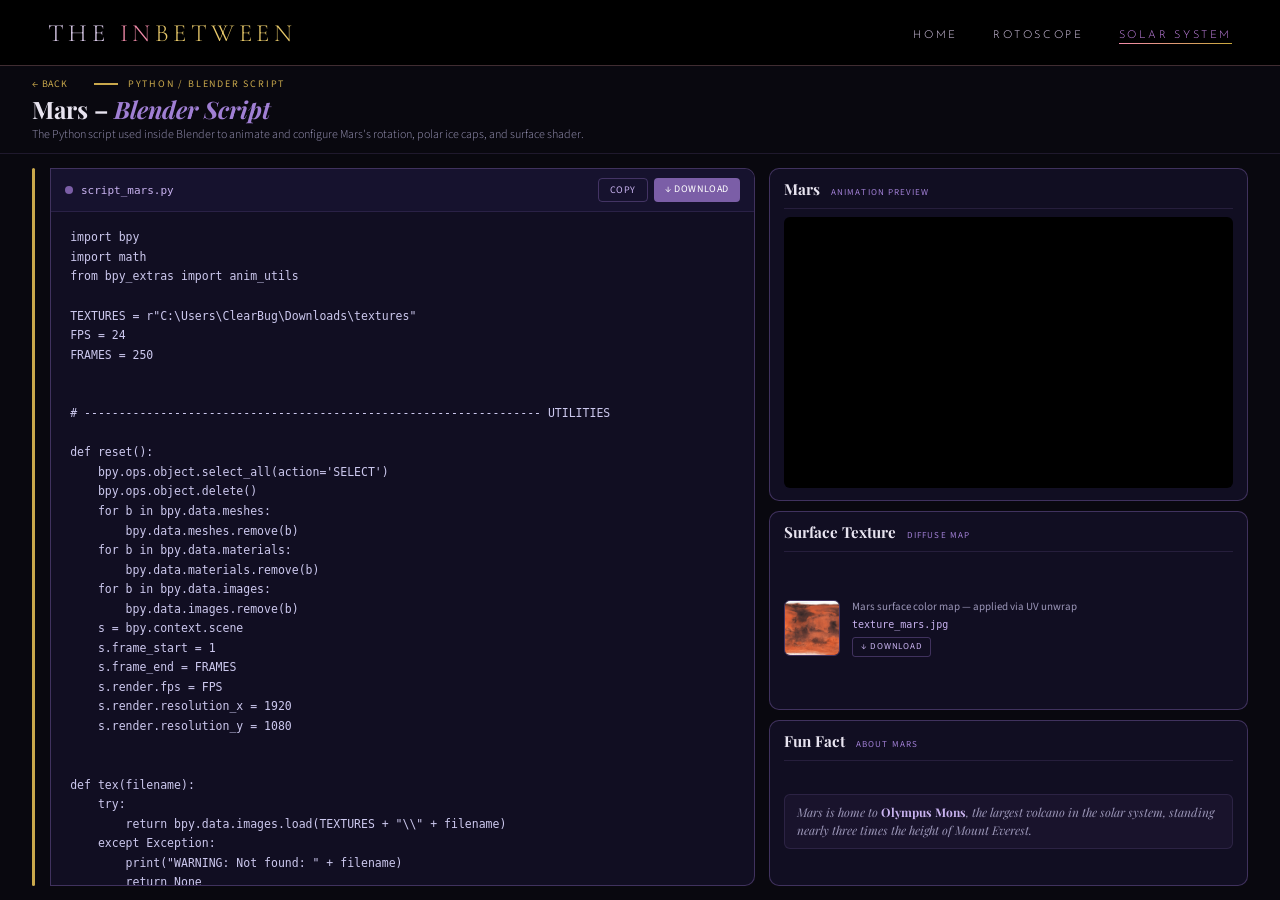
<file: mars_script.html>
<!DOCTYPE html>
<html lang="en">
<head>
  <meta charset="UTF-8"/>
  <meta name="viewport" content="width=device-width, initial-scale=1.0"/>
  <title>Mars – Blender Script</title>
  <link rel="preconnect" href="https://fonts.googleapis.com"/>
  <link rel="preconnect" href="https://fonts.gstatic.com" crossorigin/>
  <link href="https://fonts.googleapis.com/css2?family=Cormorant+Garamond:ital,wght@0,300;0,400;0,600;1,300;1,400&family=Josefin+Sans:wght@200;300;400&family=Playfair+Display:ital,wght@0,400;0,700;1,400;1,700&family=Source+Sans+3:wght@300;400;600&display=swap" rel="stylesheet"/>
  <style>
    *{box-sizing:border-box;margin:0;padding:0}
    :root{
      --bg:#09080f;--bg2:#110e22;--bg3:#16122e;
      --gold:#c9a84c;--gold2:#e8c87a;
      --purple:#7B5EA7;--purple2:#a07fd4;--purple3:#c9b3f0;
      --text:#e8e4f0;--muted:#9b96b8;--dim:#4a4665;
      --border:rgba(123,94,167,0.2);--borderl:rgba(123,94,167,0.45);
    }

    /* ── PAGE: exactly viewport height, nothing overflows ── */
    html, body {
      height: 100vh;
      overflow: hidden;
      background: var(--bg);
      color: var(--text);
      font-family: 'Source Sans 3', sans-serif;
      display: flex;
      flex-direction: column;
    }

    /* ── NAV (matches styles.css .navbar, dark-mode override) ── */
    nav {
      flex-shrink: 0;
      display: flex; align-items: center; justify-content: space-between;
      padding: 1.1rem 3rem;
      background: #000;
      border-bottom: 1px solid rgba(255, 179, 198, 0.25);
    }
    .nav-logo{
      font-family:'Cormorant Garamond',serif;
      font-size:1.55rem;font-weight:300;
      letter-spacing:0.18em;text-transform:uppercase;
      color:#e0d0f0;text-decoration:none;
    }
    .nav-logo .accent-pink{color:#f28baa;}
    .nav-logo .accent-gold{color:#e8c96a;}
    .nav-links{display:flex;gap:2.2rem;align-items:center;list-style:none;}
    .nav-links a{
      font-family:'Josefin Sans','Source Sans 3',sans-serif;
      font-size:0.68rem;font-weight:300;
      letter-spacing:0.24em;text-transform:uppercase;
      color:#e0d0f0;text-decoration:none;
      position:relative;padding-bottom:3px;
      transition:color 0.3s;
    }
    .nav-links a::after{
      content:'';position:absolute;bottom:0;left:0;
      width:0;height:1px;
      background:linear-gradient(90deg,#f28baa,#c9a83c);
      transition:width 0.3s;
    }
    .nav-links a:hover{color:#cc88ee;}
    .nav-links a:hover::after{width:100%;}
    .nav-links a.active{color:#cc88ee;}
    .nav-links a.active::after{width:100%;}

    /* ── HERO: compact ── */
    .page-hero {
      flex-shrink: 0;
      padding: 0.7rem 2rem 0.6rem;
      border-bottom: 0.5px solid var(--border);
    }
    .hero-eyebrow{display:flex;align-items:center;gap:10px;margin-bottom:0.3rem;}
    .hero-line{width:24px;height:2px;background:var(--gold);}
    .hero-label{font-size:10px;letter-spacing:0.18em;text-transform:uppercase;color:var(--gold);}
    .back-link{font-size:10px;letter-spacing:0.08em;text-transform:uppercase;color:var(--gold);text-decoration:none;margin-right:1rem;}
    .back-link:hover{color:var(--gold2);}
    .hero-title{font-family:'Playfair Display',serif;font-size:1.5rem;font-weight:700;color:var(--text);line-height:1.15;}
    .hero-title em{color:var(--purple2);font-style:italic;}
    .hero-sub{font-size:12px;color:var(--muted);font-weight:300;line-height:1.5;margin-top:2px;}

    /* ── MAIN GRID: fills remaining height ── */
    .content {
      flex: 1;
      min-height: 0;           /* critical — lets flex child shrink */
      display: grid;
      grid-template-columns: 1fr 1fr;
      gap: 14px;
      padding: 14px 2rem;
    }

    /* ── LEFT: script panel ── */
    .left-wrap{position:relative;padding-left:18px;display:flex;flex-direction:column;min-height:0;}
    .accent-bar{position:absolute;left:0;top:0;bottom:0;width:3px;background:var(--gold);border-radius:2px;}
    .script-panel{background:var(--bg2);border:0.5px solid var(--borderl);border-radius:0 10px 10px 0;display:flex;flex-direction:column;flex:1;min-height:0;overflow:hidden;}
    .code-header{flex-shrink:0;display:flex;align-items:center;justify-content:space-between;padding:9px 14px;background:var(--bg3);border-bottom:0.5px solid var(--border);}
    .code-header-left{display:flex;align-items:center;gap:8px;}
    .lang-dot{width:8px;height:8px;border-radius:50%;background:var(--purple);}
    .filename{font-size:11px;color:var(--purple3);font-family:'Consolas',monospace;}
    .btn-row{display:flex;gap:6px;}
    .copy-btn{font-size:10px;padding:4px 11px;border-radius:4px;cursor:pointer;background:transparent;color:var(--purple3);border:0.5px solid var(--borderl);font-family:inherit;letter-spacing:0.06em;text-transform:uppercase;transition:background 0.15s;}
    .copy-btn:hover{background:rgba(123,94,167,0.2);}
    .dl-btn{font-size:10px;padding:4px 11px;border-radius:4px;cursor:pointer;background:var(--purple);color:#fff;border:none;font-family:inherit;text-decoration:none;letter-spacing:0.06em;text-transform:uppercase;transition:background 0.15s;}
    .dl-btn:hover{background:var(--purple2);}

    /* ── SCROLLABLE CODE ── */
    .code-scroll{flex:1;overflow-y:auto;overflow-x:auto;min-height:0;}
    .code-scroll::-webkit-scrollbar{width:5px;height:5px;}
    .code-scroll::-webkit-scrollbar-track{background:var(--bg3);}
    .code-scroll::-webkit-scrollbar-thumb{background:var(--purple);border-radius:3px;}
    pre{padding:1rem 1.2rem;font-size:11.5px;line-height:1.7;font-family:'Consolas','Monaco',monospace;color:#ccc8ee;white-space:pre;}

    /* ── RIGHT: 3 stacked panels ── */
    .right-col{display:grid;grid-template-rows:2fr 1.2fr 1fr;gap:10px;min-height:0;}
    .media-card{background:var(--bg2);border:0.5px solid var(--borderl);border-radius:10px;overflow:hidden;display:flex;flex-direction:column;min-height:0;}
    .card-head{flex-shrink:0;padding:10px 14px 7px;}
    .card-name{font-family:'Playfair Display',serif;font-size:0.95rem;font-weight:700;color:var(--text);}
    .card-tag{font-size:9px;letter-spacing:0.12em;text-transform:uppercase;color:var(--purple2);margin-left:8px;font-family:'Source Sans 3',sans-serif;}
    .card-divider{flex-shrink:0;height:0.5px;background:var(--border);margin:0 14px;}

    /* video fills its card */
    .video-wrap{flex:1;margin:8px 14px 12px;border-radius:6px;overflow:hidden;min-height:0;background:#000;}
    .video-wrap video{width:100%;height:100%;object-fit:cover;display:block;}

    /* texture row */
    .texture-fill{flex:1;display:flex;align-items:center;gap:12px;padding:8px 14px 12px;min-height:0;}
    .tex-thumb{width:56px;height:56px;border-radius:6px;object-fit:cover;border:0.5px solid var(--borderl);flex-shrink:0;}
    .tex-info{font-size:11px;color:var(--muted);line-height:1.5;}
    .tex-filename{font-size:10px;color:var(--purple3);font-family:monospace;margin-top:2px;}
    .tex-dl{display:inline-block;margin-top:5px;font-size:9px;letter-spacing:0.08em;text-transform:uppercase;color:var(--purple3);border:0.5px solid var(--borderl);padding:2px 8px;text-decoration:none;border-radius:3px;transition:background 0.15s;}
    .tex-dl:hover{background:rgba(123,94,167,0.2);}

    /* fun fact */
    .fact-fill{flex:1;padding:7px 14px 10px;display:flex;align-items:center;min-height:0;}
    .fact-inner{padding:8px 12px;background:rgba(123,94,167,0.08);border:0.5px solid var(--border);border-radius:6px;width:100%;}
    .fact-inner p{font-size:12px;color:var(--muted);line-height:1.55;font-style:italic;font-family:'Playfair Display',serif;}
    .fact-inner strong{color:var(--purple3);font-style:normal;}
  </style>
</head>
<body>

<nav>
  <a href="index.html" class="nav-logo">The <span class="accent-pink">In</span><span class="accent-gold">between</span></a>
  <ul class="nav-links">
    <li><a href="index.html">Home</a></li>
     
    <li><a href="rotoscope.html">Rotoscope</a></li>
    <li><a href="solar-system.html" class="active">Solar System</a></li>
     
  </ul>
</nav>

<div class="page-hero">
  <div class="hero-eyebrow">
    <a class="back-link" href="solar-system.html">← Back</a>
    <div class="hero-line"></div>
    <span class="hero-label">Python / Blender Script</span>
  </div>
  <h1 class="hero-title">Mars – <em>Blender Script</em></h1>
  <p class="hero-sub">The Python script used inside Blender to animate and configure Mars's rotation, polar ice caps, and surface shader.</p>
</div>

<div class="content">

  <!-- LEFT: scrollable script -->
  <div class="left-wrap">
    <div class="accent-bar"></div>
    <div class="script-panel">
      <div class="code-header">
        <div class="code-header-left">
          <span class="lang-dot"></span>
          <span class="filename">script_mars.py</span>
        </div>
        <div class="btn-row">
          <button class="copy-btn" id="copyBtn">Copy</button>
          <a class="dl-btn" href="script/script_mars.py" download="script_mars.py">↓ Download</a>
        </div>
      </div>
      <div class="code-scroll">
        <pre id="codeBlock">Loading script...</pre>
      </div>
    </div>
  </div>

  <!-- RIGHT: 3 panels -->
  <div class="right-col">

    <!-- Video -->
    <div class="media-card">
      <div class="card-head">
        <span class="card-name">Mars</span>
        <span class="card-tag">Animation Preview</span>
      </div>
      <div class="card-divider"></div>
      <div class="video-wrap">
        <video src="videos/mars.mp4" autoplay loop muted playsinline></video>
      </div>
    </div>

    <!-- Texture -->
    <div class="media-card">
      <div class="card-head">
        <span class="card-name">Surface Texture</span>
        <span class="card-tag">Diffuse Map</span>
      </div>
      <div class="card-divider"></div>
      <div class="texture-fill">
        <img class="tex-thumb" src="textures/texture_mars.jpg" alt="Mars texture"/>
        <div class="tex-info">
          Mars surface color map — applied via UV unwrap
          <div class="tex-filename">texture_mars.jpg</div>
          <a class="tex-dl" href="textures/texture_mars.jpg" download="texture_mars.jpg">↓ Download</a>
        </div>
      </div>
    </div>

    <!-- Fun Fact -->
    <div class="media-card">
      <div class="card-head">
        <span class="card-name">Fun Fact</span>
        <span class="card-tag">About Mars</span>
      </div>
      <div class="card-divider"></div>
      <div class="fact-fill">
        <div class="fact-inner">
          <p>Mars is home to <strong>Olympus Mons</strong>, the largest volcano in the solar system, standing nearly three times the height of Mount Everest.</p>
        </div>
      </div>
    </div>

  </div>
</div>

<script>
(function () {
  'use strict';
  var codeBlock = document.getElementById('codeBlock');
  var copyBtn   = document.getElementById('copyBtn');

  fetch('script/script_mars.py')
    .then(function(res) {
      if (!res.ok) throw new Error('not found');
      return res.text();
    })
    .then(function(text) {
      codeBlock.textContent = text;
    })
    .catch(function() {
      codeBlock.textContent = 'Could not load script/script_mars.py — make sure the file exists in your project folder.';
    });

  copyBtn.addEventListener('click', function () {
    navigator.clipboard.writeText(codeBlock.innerText).then(function () {
      copyBtn.textContent = 'Copied!';
      setTimeout(function () { copyBtn.textContent = 'Copy'; }, 2000);
    }).catch(function () {
      copyBtn.textContent = 'Failed';
      setTimeout(function () { copyBtn.textContent = 'Copy'; }, 2000);
    });
  });
})();
</script>

</body>
</html>
</file>
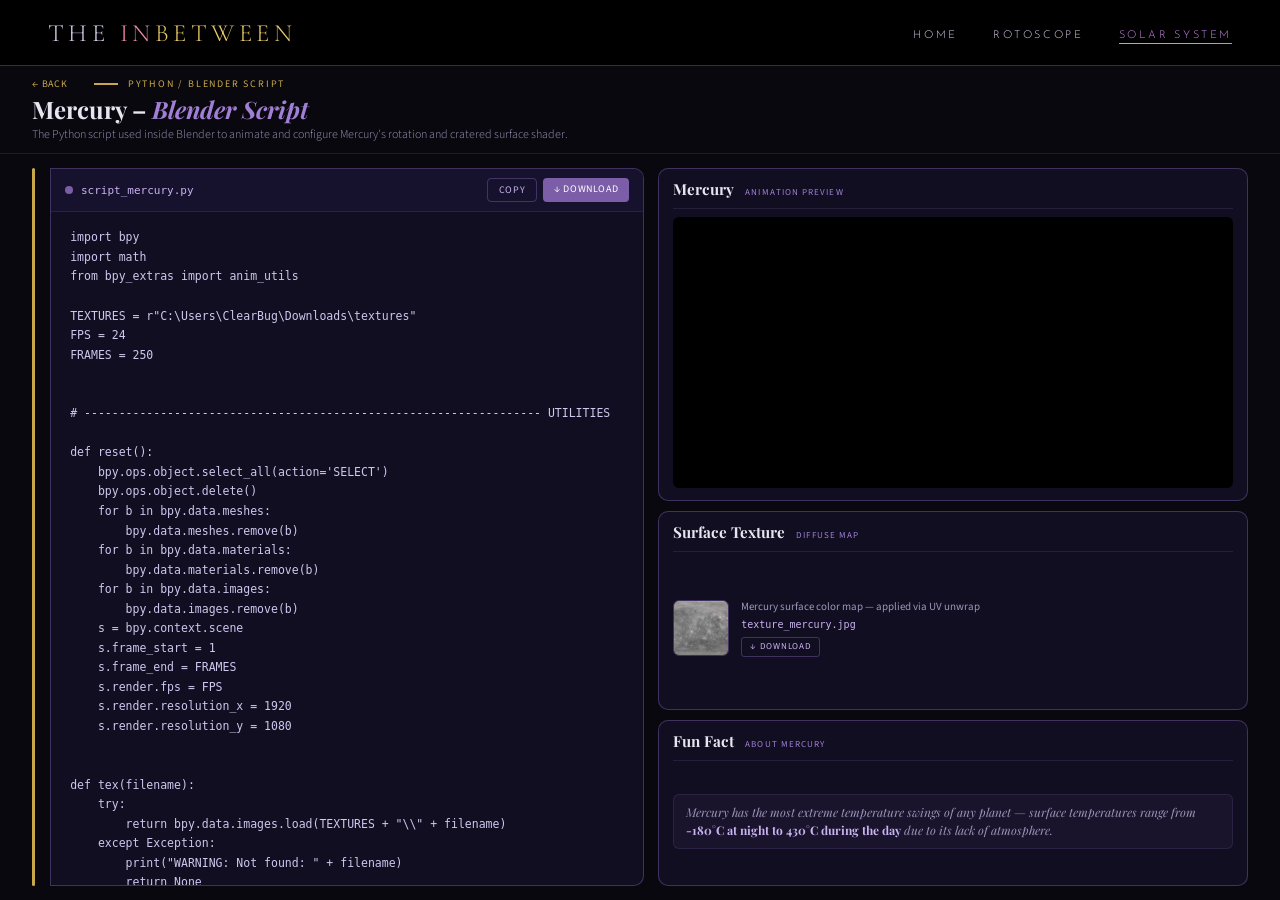
<file: mercury_script.html>
<!DOCTYPE html>
<html lang="en">
<head>
  <meta charset="UTF-8"/>
  <meta name="viewport" content="width=device-width, initial-scale=1.0"/>
  <title>Mercury – Blender Script</title>
  <link rel="preconnect" href="https://fonts.googleapis.com"/>
  <link rel="preconnect" href="https://fonts.gstatic.com" crossorigin/>
  <link href="https://fonts.googleapis.com/css2?family=Cormorant+Garamond:ital,wght@0,300;0,400;0,600;1,300;1,400&family=Josefin+Sans:wght@200;300;400&family=Playfair+Display:ital,wght@0,400;0,700;1,400;1,700&family=Source+Sans+3:wght@300;400;600&display=swap" rel="stylesheet"/>
  <style>
    *{box-sizing:border-box;margin:0;padding:0}
    :root{
      --bg:#09080f;--bg2:#110e22;--bg3:#16122e;
      --gold:#c9a84c;--gold2:#e8c87a;
      --purple:#7B5EA7;--purple2:#a07fd4;--purple3:#c9b3f0;
      --text:#e8e4f0;--muted:#9b96b8;--dim:#4a4665;
      --border:rgba(123,94,167,0.2);--borderl:rgba(123,94,167,0.45);
    }

    /* ── PAGE: exactly viewport height, nothing overflows ── */
    html, body {
      height: 100vh;
      overflow: hidden;
      background: var(--bg);
      color: var(--text);
      font-family: 'Source Sans 3', sans-serif;
      display: flex;
      flex-direction: column;
    }

    /* ── NAV (matches styles.css .navbar, dark-mode override) ── */
    nav {
      flex-shrink: 0;
      display: flex; align-items: center; justify-content: space-between;
      padding: 1.1rem 3rem;
      background: #000;
      border-bottom: 1px solid rgba(255, 179, 198, 0.25);
    }
    .nav-logo{
      font-family:'Cormorant Garamond',serif;
      font-size:1.55rem;font-weight:300;
      letter-spacing:0.18em;text-transform:uppercase;
      color:#e0d0f0;text-decoration:none;
    }
    .nav-logo .accent-pink{color:#f28baa;}
    .nav-logo .accent-gold{color:#e8c96a;}
    .nav-links{display:flex;gap:2.2rem;align-items:center;list-style:none;}
    .nav-links a{
      font-family:'Josefin Sans','Source Sans 3',sans-serif;
      font-size:0.68rem;font-weight:300;
      letter-spacing:0.24em;text-transform:uppercase;
      color:#e0d0f0;text-decoration:none;
      position:relative;padding-bottom:3px;
      transition:color 0.3s;
    }
    .nav-links a::after{
      content:'';position:absolute;bottom:0;left:0;
      width:0;height:1px;
      background:linear-gradient(90deg,#f28baa,#c9a83c);
      transition:width 0.3s;
    }
    .nav-links a:hover{color:#cc88ee;}
    .nav-links a:hover::after{width:100%;}
    .nav-links a.active{color:#cc88ee;}
    .nav-links a.active::after{width:100%;}

    /* ── HERO: compact ── */
    .page-hero {
      flex-shrink: 0;
      padding: 0.7rem 2rem 0.6rem;
      border-bottom: 0.5px solid var(--border);
    }
    .hero-eyebrow{display:flex;align-items:center;gap:10px;margin-bottom:0.3rem;}
    .hero-line{width:24px;height:2px;background:var(--gold);}
    .hero-label{font-size:10px;letter-spacing:0.18em;text-transform:uppercase;color:var(--gold);}
    .back-link{font-size:10px;letter-spacing:0.08em;text-transform:uppercase;color:var(--gold);text-decoration:none;margin-right:1rem;}
    .back-link:hover{color:var(--gold2);}
    .hero-title{font-family:'Playfair Display',serif;font-size:1.5rem;font-weight:700;color:var(--text);line-height:1.15;}
    .hero-title em{color:var(--purple2);font-style:italic;}
    .hero-sub{font-size:12px;color:var(--muted);font-weight:300;line-height:1.5;margin-top:2px;}

    /* ── MAIN GRID: fills remaining height ── */
    .content {
      flex: 1;
      min-height: 0;           /* critical — lets flex child shrink */
      display: grid;
      grid-template-columns: 1fr 1fr;
      gap: 14px;
      padding: 14px 2rem;
    }

    /* ── LEFT: script panel ── */
    .left-wrap{position:relative;padding-left:18px;display:flex;flex-direction:column;min-height:0;}
    .accent-bar{position:absolute;left:0;top:0;bottom:0;width:3px;background:var(--gold);border-radius:2px;}
    .script-panel{background:var(--bg2);border:0.5px solid var(--borderl);border-radius:0 10px 10px 0;display:flex;flex-direction:column;flex:1;min-height:0;overflow:hidden;}
    .code-header{flex-shrink:0;display:flex;align-items:center;justify-content:space-between;padding:9px 14px;background:var(--bg3);border-bottom:0.5px solid var(--border);}
    .code-header-left{display:flex;align-items:center;gap:8px;}
    .lang-dot{width:8px;height:8px;border-radius:50%;background:var(--purple);}
    .filename{font-size:11px;color:var(--purple3);font-family:'Consolas',monospace;}
    .btn-row{display:flex;gap:6px;}
    .copy-btn{font-size:10px;padding:4px 11px;border-radius:4px;cursor:pointer;background:transparent;color:var(--purple3);border:0.5px solid var(--borderl);font-family:inherit;letter-spacing:0.06em;text-transform:uppercase;transition:background 0.15s;}
    .copy-btn:hover{background:rgba(123,94,167,0.2);}
    .dl-btn{font-size:10px;padding:4px 11px;border-radius:4px;cursor:pointer;background:var(--purple);color:#fff;border:none;font-family:inherit;text-decoration:none;letter-spacing:0.06em;text-transform:uppercase;transition:background 0.15s;}
    .dl-btn:hover{background:var(--purple2);}

    /* ── SCROLLABLE CODE ── */
    .code-scroll{flex:1;overflow-y:auto;overflow-x:auto;min-height:0;}
    .code-scroll::-webkit-scrollbar{width:5px;height:5px;}
    .code-scroll::-webkit-scrollbar-track{background:var(--bg3);}
    .code-scroll::-webkit-scrollbar-thumb{background:var(--purple);border-radius:3px;}
    pre{padding:1rem 1.2rem;font-size:11.5px;line-height:1.7;font-family:'Consolas','Monaco',monospace;color:#ccc8ee;white-space:pre;}

    /* ── RIGHT: 3 stacked panels ── */
    .right-col{display:grid;grid-template-rows:2fr 1.2fr 1fr;gap:10px;min-height:0;}
    .media-card{background:var(--bg2);border:0.5px solid var(--borderl);border-radius:10px;overflow:hidden;display:flex;flex-direction:column;min-height:0;}
    .card-head{flex-shrink:0;padding:10px 14px 7px;}
    .card-name{font-family:'Playfair Display',serif;font-size:0.95rem;font-weight:700;color:var(--text);}
    .card-tag{font-size:9px;letter-spacing:0.12em;text-transform:uppercase;color:var(--purple2);margin-left:8px;font-family:'Source Sans 3',sans-serif;}
    .card-divider{flex-shrink:0;height:0.5px;background:var(--border);margin:0 14px;}

    /* video fills its card */
    .video-wrap{flex:1;margin:8px 14px 12px;border-radius:6px;overflow:hidden;min-height:0;background:#000;}
    .video-wrap video{width:100%;height:100%;object-fit:cover;display:block;}

    /* texture row */
    .texture-fill{flex:1;display:flex;align-items:center;gap:12px;padding:8px 14px 12px;min-height:0;}
    .tex-thumb{width:56px;height:56px;border-radius:6px;object-fit:cover;border:0.5px solid var(--borderl);flex-shrink:0;}
    .tex-info{font-size:11px;color:var(--muted);line-height:1.5;}
    .tex-filename{font-size:10px;color:var(--purple3);font-family:monospace;margin-top:2px;}
    .tex-dl{display:inline-block;margin-top:5px;font-size:9px;letter-spacing:0.08em;text-transform:uppercase;color:var(--purple3);border:0.5px solid var(--borderl);padding:2px 8px;text-decoration:none;border-radius:3px;transition:background 0.15s;}
    .tex-dl:hover{background:rgba(123,94,167,0.2);}

    /* fun fact */
    .fact-fill{flex:1;padding:7px 14px 10px;display:flex;align-items:center;min-height:0;}
    .fact-inner{padding:8px 12px;background:rgba(123,94,167,0.08);border:0.5px solid var(--border);border-radius:6px;width:100%;}
    .fact-inner p{font-size:12px;color:var(--muted);line-height:1.55;font-style:italic;font-family:'Playfair Display',serif;}
    .fact-inner strong{color:var(--purple3);font-style:normal;}
  </style>
</head>
<body>

<nav>
  <a href="index.html" class="nav-logo">The <span class="accent-pink">In</span><span class="accent-gold">between</span></a>
  <ul class="nav-links">
    <li><a href="index.html">Home</a></li>
     
    <li><a href="rotoscope.html">Rotoscope</a></li>
    <li><a href="solar-system.html" class="active">Solar System</a></li>
     
  </ul>
</nav>

<div class="page-hero">
  <div class="hero-eyebrow">
    <a class="back-link" href="solar-system.html">← Back</a>
    <div class="hero-line"></div>
    <span class="hero-label">Python / Blender Script</span>
  </div>
  <h1 class="hero-title">Mercury – <em>Blender Script</em></h1>
  <p class="hero-sub">The Python script used inside Blender to animate and configure Mercury's rotation and cratered surface shader.</p>
</div>

<div class="content">

  <!-- LEFT: scrollable script -->
  <div class="left-wrap">
    <div class="accent-bar"></div>
    <div class="script-panel">
      <div class="code-header">
        <div class="code-header-left">
          <span class="lang-dot"></span>
          <span class="filename">script_mercury.py</span>
        </div>
        <div class="btn-row">
          <button class="copy-btn" id="copyBtn">Copy</button>
          <a class="dl-btn" href="script/script_mercury.py" download="script_mercury.py">↓ Download</a>
        </div>
      </div>
      <div class="code-scroll">
        <pre id="codeBlock">Loading script...</pre>
      </div>
    </div>
  </div>

  <!-- RIGHT: 3 panels -->
  <div class="right-col">

    <!-- Video -->
    <div class="media-card">
      <div class="card-head">
        <span class="card-name">Mercury</span>
        <span class="card-tag">Animation Preview</span>
      </div>
      <div class="card-divider"></div>
      <div class="video-wrap">
        <video src="videos/mercury.mp4" autoplay loop muted playsinline></video>
      </div>
    </div>

    <!-- Texture -->
    <div class="media-card">
      <div class="card-head">
        <span class="card-name">Surface Texture</span>
        <span class="card-tag">Diffuse Map</span>
      </div>
      <div class="card-divider"></div>
      <div class="texture-fill">
        <img class="tex-thumb" src="textures/texture_mercury.jpg" alt="Mercury texture"/>
        <div class="tex-info">
          Mercury surface color map — applied via UV unwrap
          <div class="tex-filename">texture_mercury.jpg</div>
          <a class="tex-dl" href="textures/texture_mercury.jpg" download="texture_mercury.jpg">↓ Download</a>
        </div>
      </div>
    </div>

    <!-- Fun Fact -->
    <div class="media-card">
      <div class="card-head">
        <span class="card-name">Fun Fact</span>
        <span class="card-tag">About Mercury</span>
      </div>
      <div class="card-divider"></div>
      <div class="fact-fill">
        <div class="fact-inner">
          <p>Mercury has the most extreme temperature swings of any planet — surface temperatures range from <strong>-180°C at night to 430°C during the day</strong> due to its lack of atmosphere.</p>
        </div>
      </div>
    </div>

  </div>
</div>

<script>
(function () {
  'use strict';
  var codeBlock = document.getElementById('codeBlock');
  var copyBtn   = document.getElementById('copyBtn');

  fetch('script/script_mercury.py')
    .then(function(res) {
      if (!res.ok) throw new Error('not found');
      return res.text();
    })
    .then(function(text) {
      codeBlock.textContent = text;
    })
    .catch(function() {
      codeBlock.textContent = 'Could not load script/script_mercury.py — make sure the file exists in your project folder.';
    });

  copyBtn.addEventListener('click', function () {
    navigator.clipboard.writeText(codeBlock.innerText).then(function () {
      copyBtn.textContent = 'Copied!';
      setTimeout(function () { copyBtn.textContent = 'Copy'; }, 2000);
    }).catch(function () {
      copyBtn.textContent = 'Failed';
      setTimeout(function () { copyBtn.textContent = 'Copy'; }, 2000);
    });
  });
})();
</script>

</body>
</html>
</file>
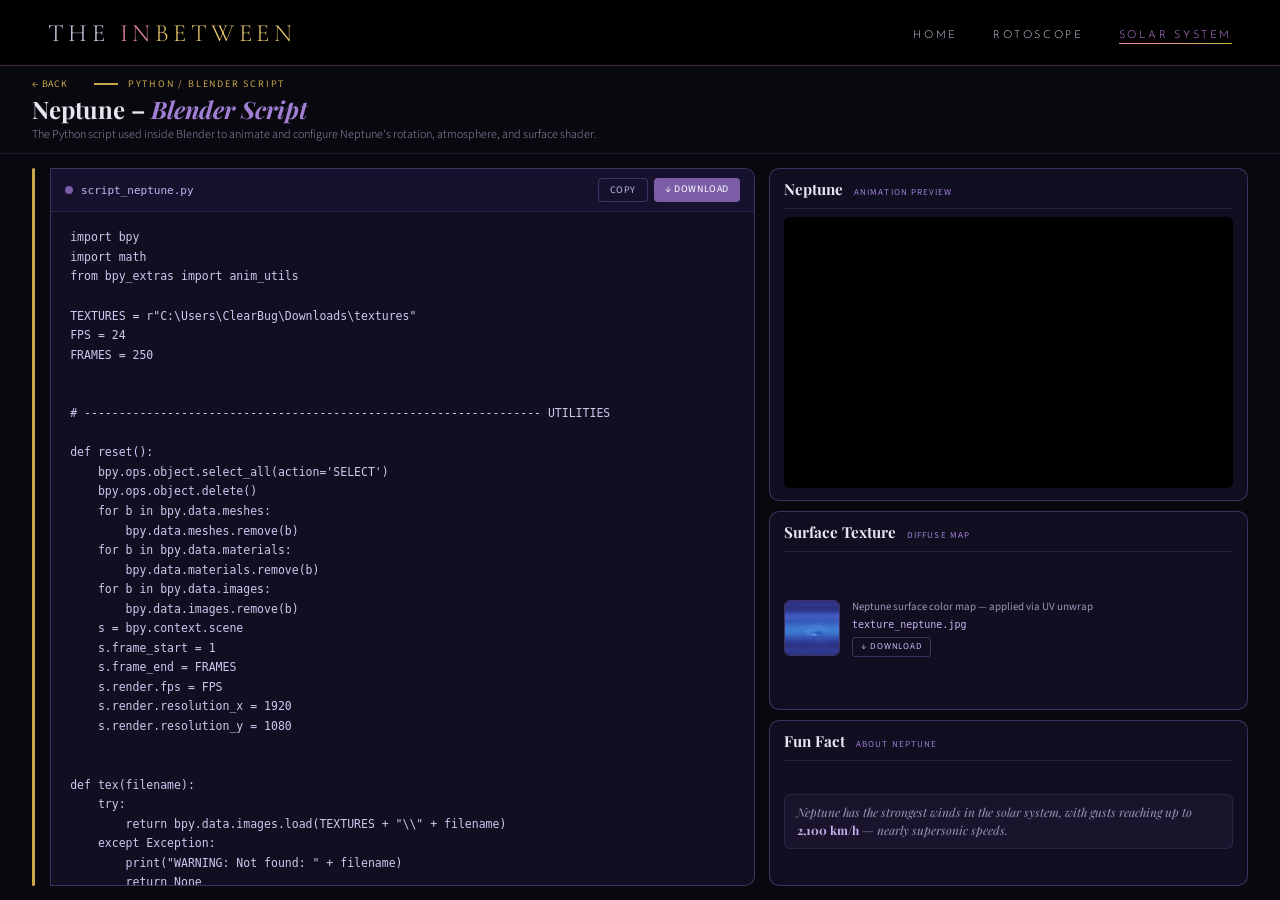
<file: neptune_script.html>
<!DOCTYPE html>
<html lang="en">
<head>
  <meta charset="UTF-8"/>
  <meta name="viewport" content="width=device-width, initial-scale=1.0"/>
  <title>Neptune – Blender Script</title>
  <link rel="preconnect" href="https://fonts.googleapis.com"/>
  <link rel="preconnect" href="https://fonts.gstatic.com" crossorigin/>
  <link href="https://fonts.googleapis.com/css2?family=Cormorant+Garamond:ital,wght@0,300;0,400;0,600;1,300;1,400&family=Josefin+Sans:wght@200;300;400&family=Playfair+Display:ital,wght@0,400;0,700;1,400;1,700&family=Source+Sans+3:wght@300;400;600&display=swap" rel="stylesheet"/>
  <style>
    *{box-sizing:border-box;margin:0;padding:0}
    :root{
      --bg:#09080f;--bg2:#110e22;--bg3:#16122e;
      --gold:#c9a84c;--gold2:#e8c87a;
      --purple:#7B5EA7;--purple2:#a07fd4;--purple3:#c9b3f0;
      --text:#e8e4f0;--muted:#9b96b8;--dim:#4a4665;
      --border:rgba(123,94,167,0.2);--borderl:rgba(123,94,167,0.45);
    }

    /* ── PAGE: exactly viewport height, nothing overflows ── */
    html, body {
      height: 100vh;
      overflow: hidden;
      background: var(--bg);
      color: var(--text);
      font-family: 'Source Sans 3', sans-serif;
      display: flex;
      flex-direction: column;
    }

    /* ── NAV (matches styles.css .navbar, dark-mode override) ── */
    nav {
      flex-shrink: 0;
      display: flex; align-items: center; justify-content: space-between;
      padding: 1.1rem 3rem;
      background: #000;
      border-bottom: 1px solid rgba(255, 179, 198, 0.25);
    }
    .nav-logo{
      font-family:'Cormorant Garamond',serif;
      font-size:1.55rem;font-weight:300;
      letter-spacing:0.18em;text-transform:uppercase;
      color:#e0d0f0;text-decoration:none;
    }
    .nav-logo .accent-pink{color:#f28baa;}
    .nav-logo .accent-gold{color:#e8c96a;}
    .nav-links{display:flex;gap:2.2rem;align-items:center;list-style:none;}
    .nav-links a{
      font-family:'Josefin Sans','Source Sans 3',sans-serif;
      font-size:0.68rem;font-weight:300;
      letter-spacing:0.24em;text-transform:uppercase;
      color:#e0d0f0;text-decoration:none;
      position:relative;padding-bottom:3px;
      transition:color 0.3s;
    }
    .nav-links a::after{
      content:'';position:absolute;bottom:0;left:0;
      width:0;height:1px;
      background:linear-gradient(90deg,#f28baa,#c9a83c);
      transition:width 0.3s;
    }
    .nav-links a:hover{color:#cc88ee;}
    .nav-links a:hover::after{width:100%;}
    .nav-links a.active{color:#cc88ee;}
    .nav-links a.active::after{width:100%;}

    /* ── HERO: compact ── */
    .page-hero {
      flex-shrink: 0;
      padding: 0.7rem 2rem 0.6rem;
      border-bottom: 0.5px solid var(--border);
    }
    .hero-eyebrow{display:flex;align-items:center;gap:10px;margin-bottom:0.3rem;}
    .hero-line{width:24px;height:2px;background:var(--gold);}
    .hero-label{font-size:10px;letter-spacing:0.18em;text-transform:uppercase;color:var(--gold);}
    .back-link{font-size:10px;letter-spacing:0.08em;text-transform:uppercase;color:var(--gold);text-decoration:none;margin-right:1rem;}
    .back-link:hover{color:var(--gold2);}
    .hero-title{font-family:'Playfair Display',serif;font-size:1.5rem;font-weight:700;color:var(--text);line-height:1.15;}
    .hero-title em{color:var(--purple2);font-style:italic;}
    .hero-sub{font-size:12px;color:var(--muted);font-weight:300;line-height:1.5;margin-top:2px;}

    /* ── MAIN GRID: fills remaining height ── */
    .content {
      flex: 1;
      min-height: 0;           /* critical — lets flex child shrink */
      display: grid;
      grid-template-columns: 1fr 1fr;
      gap: 14px;
      padding: 14px 2rem;
    }

    /* ── LEFT: script panel ── */
    .left-wrap{position:relative;padding-left:18px;display:flex;flex-direction:column;min-height:0;}
    .accent-bar{position:absolute;left:0;top:0;bottom:0;width:3px;background:var(--gold);border-radius:2px;}
    .script-panel{background:var(--bg2);border:0.5px solid var(--borderl);border-radius:0 10px 10px 0;display:flex;flex-direction:column;flex:1;min-height:0;overflow:hidden;}
    .code-header{flex-shrink:0;display:flex;align-items:center;justify-content:space-between;padding:9px 14px;background:var(--bg3);border-bottom:0.5px solid var(--border);}
    .code-header-left{display:flex;align-items:center;gap:8px;}
    .lang-dot{width:8px;height:8px;border-radius:50%;background:var(--purple);}
    .filename{font-size:11px;color:var(--purple3);font-family:'Consolas',monospace;}
    .btn-row{display:flex;gap:6px;}
    .copy-btn{font-size:10px;padding:4px 11px;border-radius:4px;cursor:pointer;background:transparent;color:var(--purple3);border:0.5px solid var(--borderl);font-family:inherit;letter-spacing:0.06em;text-transform:uppercase;transition:background 0.15s;}
    .copy-btn:hover{background:rgba(123,94,167,0.2);}
    .dl-btn{font-size:10px;padding:4px 11px;border-radius:4px;cursor:pointer;background:var(--purple);color:#fff;border:none;font-family:inherit;text-decoration:none;letter-spacing:0.06em;text-transform:uppercase;transition:background 0.15s;}
    .dl-btn:hover{background:var(--purple2);}

    /* ── SCROLLABLE CODE ── */
    .code-scroll{flex:1;overflow-y:auto;overflow-x:auto;min-height:0;}
    .code-scroll::-webkit-scrollbar{width:5px;height:5px;}
    .code-scroll::-webkit-scrollbar-track{background:var(--bg3);}
    .code-scroll::-webkit-scrollbar-thumb{background:var(--purple);border-radius:3px;}
    pre{padding:1rem 1.2rem;font-size:11.5px;line-height:1.7;font-family:'Consolas','Monaco',monospace;color:#ccc8ee;white-space:pre;}

    /* ── RIGHT: 3 stacked panels ── */
    .right-col{display:grid;grid-template-rows:2fr 1.2fr 1fr;gap:10px;min-height:0;}
    .media-card{background:var(--bg2);border:0.5px solid var(--borderl);border-radius:10px;overflow:hidden;display:flex;flex-direction:column;min-height:0;}
    .card-head{flex-shrink:0;padding:10px 14px 7px;}
    .card-name{font-family:'Playfair Display',serif;font-size:0.95rem;font-weight:700;color:var(--text);}
    .card-tag{font-size:9px;letter-spacing:0.12em;text-transform:uppercase;color:var(--purple2);margin-left:8px;font-family:'Source Sans 3',sans-serif;}
    .card-divider{flex-shrink:0;height:0.5px;background:var(--border);margin:0 14px;}

    /* video fills its card */
    .video-wrap{flex:1;margin:8px 14px 12px;border-radius:6px;overflow:hidden;min-height:0;background:#000;}
    .video-wrap video{width:100%;height:100%;object-fit:cover;display:block;}

    /* texture row */
    .texture-fill{flex:1;display:flex;align-items:center;gap:12px;padding:8px 14px 12px;min-height:0;}
    .tex-thumb{width:56px;height:56px;border-radius:6px;object-fit:cover;border:0.5px solid var(--borderl);flex-shrink:0;}
    .tex-info{font-size:11px;color:var(--muted);line-height:1.5;}
    .tex-filename{font-size:10px;color:var(--purple3);font-family:monospace;margin-top:2px;}
    .tex-dl{display:inline-block;margin-top:5px;font-size:9px;letter-spacing:0.08em;text-transform:uppercase;color:var(--purple3);border:0.5px solid var(--borderl);padding:2px 8px;text-decoration:none;border-radius:3px;transition:background 0.15s;}
    .tex-dl:hover{background:rgba(123,94,167,0.2);}

    /* fun fact */
    .fact-fill{flex:1;padding:7px 14px 10px;display:flex;align-items:center;min-height:0;}
    .fact-inner{padding:8px 12px;background:rgba(123,94,167,0.08);border:0.5px solid var(--border);border-radius:6px;width:100%;}
    .fact-inner p{font-size:12px;color:var(--muted);line-height:1.55;font-style:italic;font-family:'Playfair Display',serif;}
    .fact-inner strong{color:var(--purple3);font-style:normal;}
  </style>
</head>
<body>

<nav>
  <a href="index.html" class="nav-logo">The <span class="accent-pink">In</span><span class="accent-gold">between</span></a>
  <ul class="nav-links">
    <li><a href="index.html">Home</a></li>
     
    <li><a href="rotoscope.html">Rotoscope</a></li>
    <li><a href="solar-system.html" class="active">Solar System</a></li>
     
  </ul>
</nav>

<div class="page-hero">
  <div class="hero-eyebrow">
    <a class="back-link" href="solar-system.html">← Back</a>
    <div class="hero-line"></div>
    <span class="hero-label">Python / Blender Script</span>
  </div>
  <h1 class="hero-title">Neptune – <em>Blender Script</em></h1>
  <p class="hero-sub">The Python script used inside Blender to animate and configure Neptune's rotation, atmosphere, and surface shader.</p>
</div>

<div class="content">

  <!-- LEFT: scrollable script -->
  <div class="left-wrap">
    <div class="accent-bar"></div>
    <div class="script-panel">
      <div class="code-header">
        <div class="code-header-left">
          <span class="lang-dot"></span>
          <span class="filename">script_neptune.py</span>
        </div>
        <div class="btn-row">
          <button class="copy-btn" id="copyBtn">Copy</button>
          <a class="dl-btn" href="script/script_neptune.py" download="script_neptune.py">↓ Download</a>
        </div>
      </div>
      <div class="code-scroll">
        <pre id="codeBlock">Loading script...</pre>
      </div>
    </div>
  </div>

  <!-- RIGHT: 3 panels -->
  <div class="right-col">

    <!-- Video -->
    <div class="media-card">
      <div class="card-head">
        <span class="card-name">Neptune</span>
        <span class="card-tag">Animation Preview</span>
      </div>
      <div class="card-divider"></div>
      <div class="video-wrap">
        <video src="videos/neptune.mp4" autoplay loop muted playsinline></video>
      </div>
    </div>

    <!-- Texture -->
    <div class="media-card">
      <div class="card-head">
        <span class="card-name">Surface Texture</span>
        <span class="card-tag">Diffuse Map</span>
      </div>
      <div class="card-divider"></div>
      <div class="texture-fill">
        <img class="tex-thumb" src="textures/texture_neptune.jpg" alt="Neptune texture"/>
        <div class="tex-info">
          Neptune surface color map — applied via UV unwrap
          <div class="tex-filename">texture_neptune.jpg</div>
          <a class="tex-dl" href="textures/texture_neptune.jpg" download="texture_neptune.jpg">↓ Download</a>
        </div>
      </div>
    </div>

    <!-- Fun Fact -->
    <div class="media-card">
      <div class="card-head">
        <span class="card-name">Fun Fact</span>
        <span class="card-tag">About Neptune</span>
      </div>
      <div class="card-divider"></div>
      <div class="fact-fill">
        <div class="fact-inner">
          <p>Neptune has the strongest winds in the solar system, with gusts reaching up to <strong>2,100 km/h</strong> — nearly supersonic speeds.</p>
        </div>
      </div>
    </div>

  </div>
</div>

<script>
(function () {
  'use strict';
  var codeBlock = document.getElementById('codeBlock');
  var copyBtn   = document.getElementById('copyBtn');

  fetch('script/script_neptune.py')
    .then(function(res) {
      if (!res.ok) throw new Error('not found');
      return res.text();
    })
    .then(function(text) {
      codeBlock.textContent = text;
    })
    .catch(function() {
      codeBlock.textContent = 'Could not load script/script_neptune.py — make sure the file exists in your project folder.';
    });

  copyBtn.addEventListener('click', function () {
    navigator.clipboard.writeText(codeBlock.innerText).then(function () {
      copyBtn.textContent = 'Copied!';
      setTimeout(function () { copyBtn.textContent = 'Copy'; }, 2000);
    }).catch(function () {
      copyBtn.textContent = 'Failed';
      setTimeout(function () { copyBtn.textContent = 'Copy'; }, 2000);
    });
  });
})();
</script>

</body>
</html>
</file>
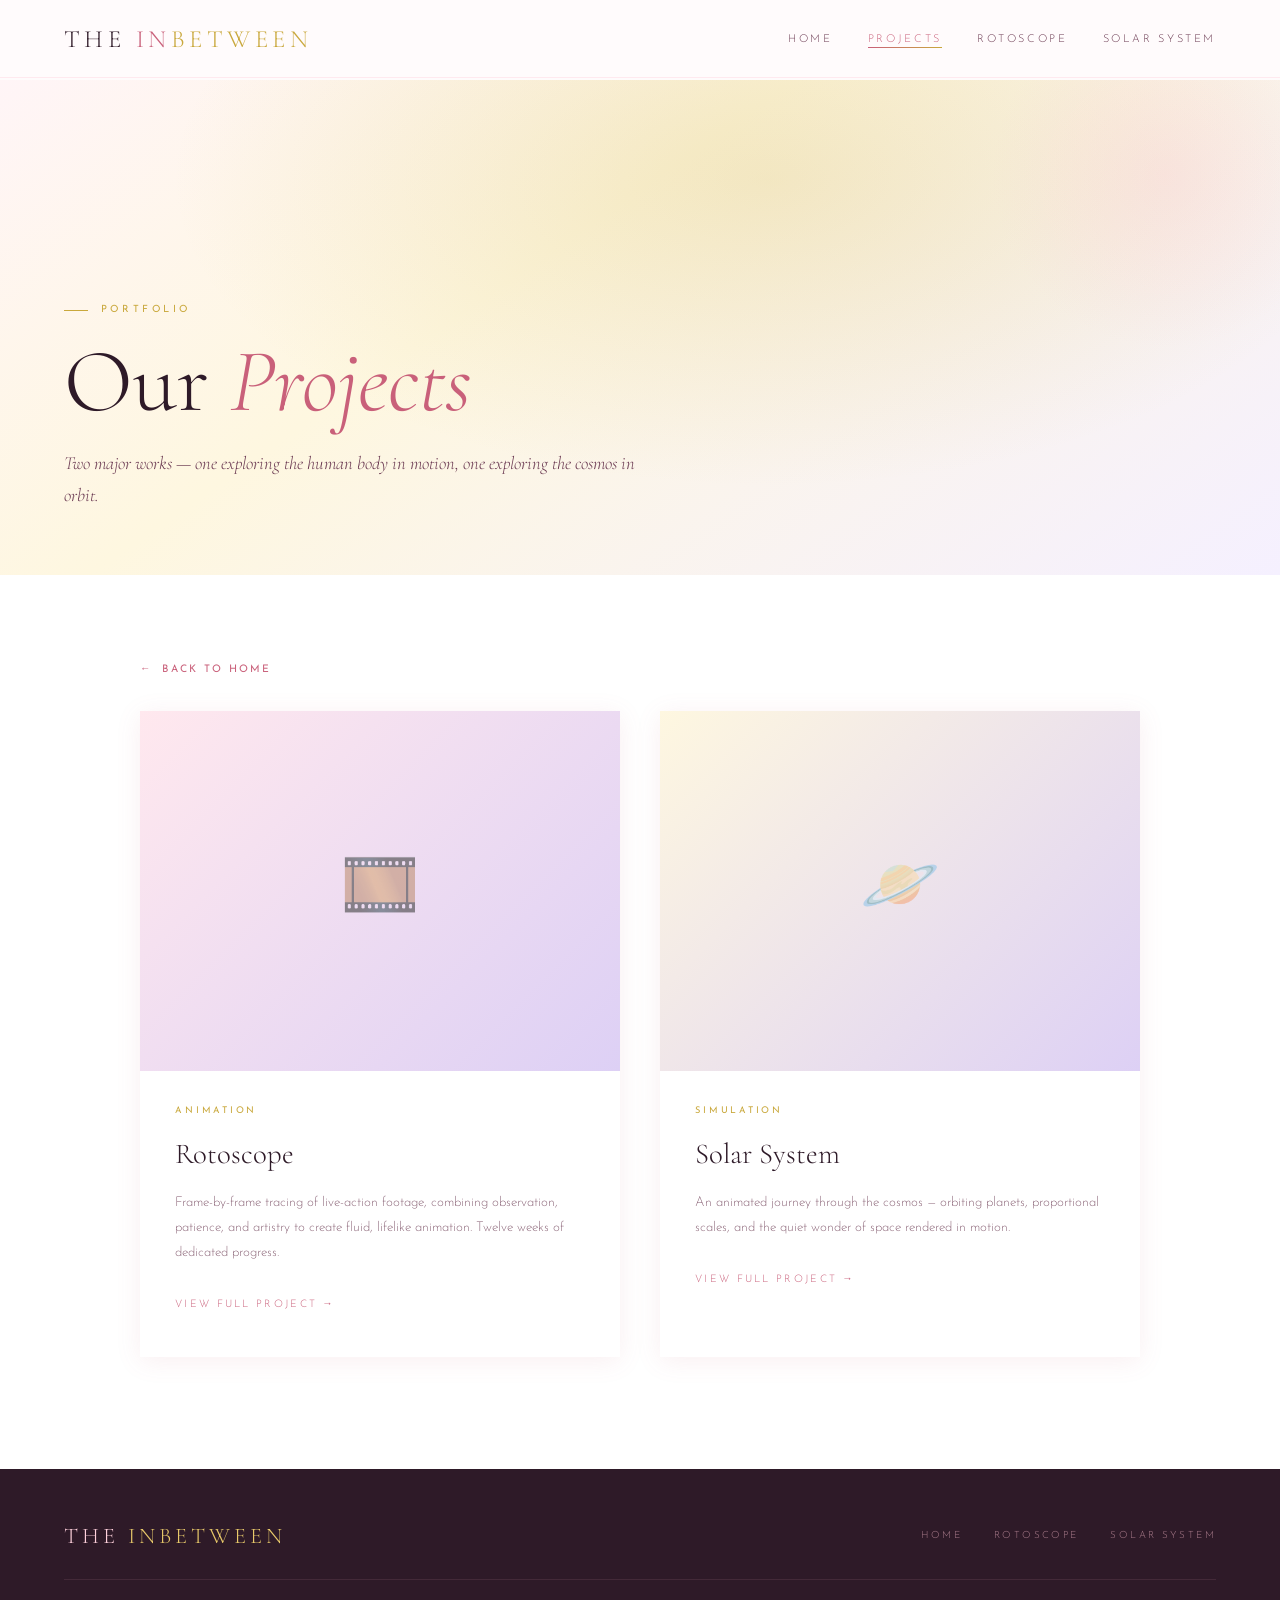
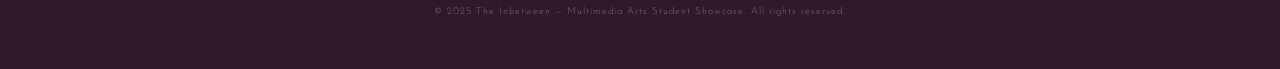
<file: projects.html>
<!DOCTYPE html>
<html lang="en">
<head>
  <meta charset="UTF-8" />
  <meta name="viewport" content="width=device-width, initial-scale=1.0" />
  <meta name="description" content="Projects — The Inbetween Student Showcase" />
  <title>Projects — The Inbetween</title>
  <link rel="preconnect" href="https://fonts.googleapis.com" />
  <link rel="preconnect" href="https://fonts.gstatic.com" crossorigin />
  <link href="https://fonts.googleapis.com/css2?family=Cormorant+Garamond:ital,wght@0,300;0,400;0,600;1,300;1,400;1,600&family=Josefin+Sans:wght@200;300;400&display=swap" rel="stylesheet" />
  <link rel="stylesheet" href="styles.css" />
  <style>
    .projects-grid {
      display: grid;
      grid-template-columns: 1fr 1fr;
      gap: 2.5rem;
    }
    .project-card {
      background: var(--white);
      box-shadow: 0 4px 24px rgba(201,96,122,0.1);
      transition: transform 0.4s ease, box-shadow 0.4s ease;
      overflow: hidden;
    }
    .project-card:hover { transform: translateY(-5px); box-shadow: 0 12px 40px rgba(201,96,122,0.18); }
    .project-card__placeholder {
      width: 100%; aspect-ratio: 4/3;
      background: linear-gradient(135deg, var(--pink-blush) 0%, var(--purple-soft) 100%);
      display: flex; align-items: center; justify-content: center;
    }
    .project-card--solar .project-card__placeholder {
      background: linear-gradient(135deg, var(--gold-pale), var(--purple-soft));
    }
    .project-card__icon { font-size: 4rem; opacity: 0.6; }
    .project-card__body { padding: 2rem 2.2rem 2.5rem; }
    .project-card__tag {
      font-size: 0.58rem; letter-spacing: 0.3em;
      text-transform: uppercase; color: var(--gold-rich); margin-bottom: 0.7rem;
    }
    .project-card__title {
      font-family: var(--font-display); font-size: 1.8rem;
      font-weight: 300; color: var(--text-dark); margin-bottom: 0.8rem;
      display: block; transition: color var(--transition); text-decoration: none;
    }
    .project-card__title:hover { color: var(--pink-deep); }
    .project-card__desc {
      font-size: 0.84rem; font-weight: 200;
      color: var(--text-mid); line-height: 1.85; margin-bottom: 1.5rem;
    }
    .project-card__link {
      display: inline-flex; align-items: center; gap: 0.5rem;
      font-size: 0.65rem; font-weight: 300; letter-spacing: 0.22em;
      text-transform: uppercase; color: var(--pink-deep);
      transition: gap 0.4s ease, color 0.4s ease;
      font-family: var(--font-body); text-decoration: none;
    }
    .project-card__link:hover { gap: 0.9rem; color: var(--purple-rich); }

    @media (max-width: 700px) {
      .projects-grid { grid-template-columns: 1fr; }
    }
  </style>
</head>
<body>

  <!-- NAVBAR -->
  <nav class="navbar" aria-label="Main navigation">
    <a href="index.html" class="navbar__logo" aria-label="The Inbetween home">
      The <span class="accent-pink">In</span><span class="accent-gold">between</span>
    </a>
    <ul class="navbar__links" id="navLinks">
      <li><a href="index.html">Home</a></li>
      <li><a href="projects.html" class="active">Projects</a></li>
      <li><a href="rotoscope.html">Rotoscope</a></li>
      <li><a href="solar-system.html">Solar System</a></li>
       
    </ul>
    <button class="navbar__hamburger" id="hamburger"
      aria-label="Toggle navigation menu" aria-expanded="false" aria-controls="navLinks">
      <span></span><span></span><span></span>
    </button>
  </nav>

  <main class="inner-page" aria-label="Projects overview">

    <!-- HERO -->
    <div class="inner-hero" style="background: radial-gradient(ellipse at 60% 20%, rgba(201,168,60,0.2) 0%, transparent 55%), linear-gradient(145deg, var(--pink-whisper) 0%, var(--gold-pale) 40%, var(--purple-pale) 100%);">
      <div class="inner-hero__deco inner-hero__deco--1" aria-hidden="true"></div>
      <div class="inner-hero__content">
        <p class="inner-hero__tag">Portfolio</p>
        <h1 class="inner-hero__title">Our <em>Projects</em></h1>
        <p class="inner-hero__subtitle">Two major works — one exploring the human body in motion, one exploring the cosmos in orbit.</p>
      </div>
    </div>

    <!-- PROJECTS GRID -->
    <section style="background: var(--white); padding: 5rem 4rem 7rem;" aria-label="All projects">
      <div style="max-width:1000px; margin:0 auto;">
        <a href="index.html" class="back-btn" aria-label="Back to home">Back to Home</a>
        <div class="projects-grid reveal">

          <!-- Rotoscope -->
          <article class="project-card" tabindex="0" aria-label="Rotoscope project">
            <div class="project-card__placeholder" role="img" aria-label="Rotoscope placeholder">
              <span class="project-card__icon" aria-hidden="true">🎞️</span>
            </div>
            <div class="project-card__body">
              <p class="project-card__tag">Animation</p>
              <a href="rotoscope.html" class="project-card__title">Rotoscope</a>
              <p class="project-card__desc">Frame-by-frame tracing of live-action footage, combining observation, patience, and artistry to create fluid, lifelike animation. Twelve weeks of dedicated progress.</p>
              <a href="rotoscope.html" class="project-card__link">View Full Project →</a>
            </div>
          </article>

          <!-- Solar System -->
          <article class="project-card project-card--solar" tabindex="0" aria-label="Solar System project">
            <div class="project-card__placeholder" role="img" aria-label="Solar System placeholder">
              <span class="project-card__icon" aria-hidden="true">🪐</span>
            </div>
            <div class="project-card__body">
              <p class="project-card__tag">Simulation</p>
              <a href="solar-system.html" class="project-card__title">Solar System</a>
              <p class="project-card__desc">An animated journey through the cosmos — orbiting planets, proportional scales, and the quiet wonder of space rendered in motion.</p>
              <a href="solar-system.html" class="project-card__link">View Full Project →</a>
            </div>
          </article>

        </div>
      </div>
    </section>

  </main>

  <!-- FOOTER -->
  <footer>
    <div class="footer__logo">The <span class="accent">Inbetween</span></div>
    <nav class="footer__nav" aria-label="Footer navigation">
      <a href="index.html">Home</a>
       
      <a href="rotoscope.html">Rotoscope</a>
      <a href="solar-system.html">Solar System</a>
       
    </nav>
    <p class="footer__copy">&copy; 2025 The Inbetween &mdash; Multimedia Arts Student Showcase. All rights reserved.</p>
  </footer>

  <script src="nav.js"></script>

</body>
</html>
</file>
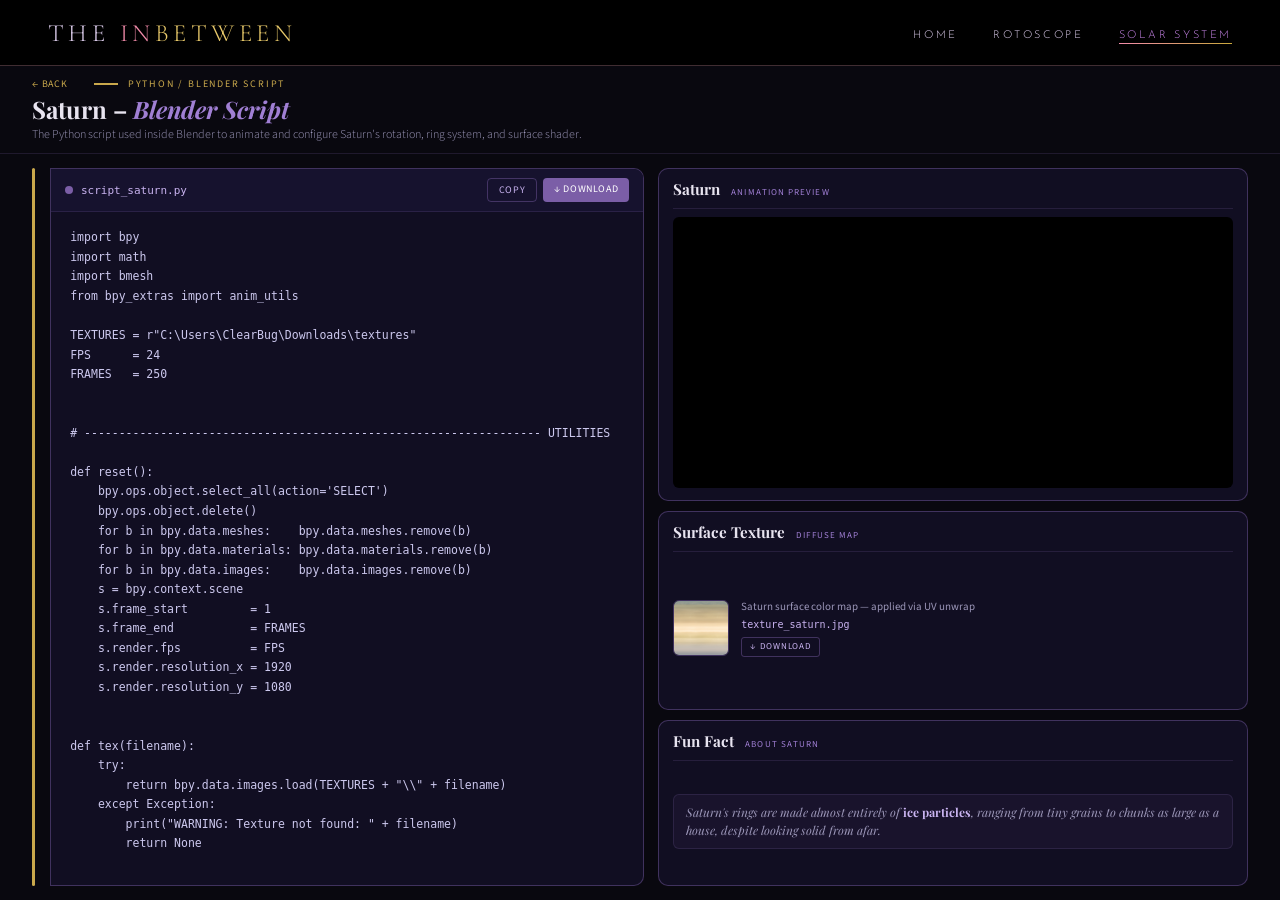
<file: saturn_script.html>
<!DOCTYPE html>
<html lang="en">
<head>
  <meta charset="UTF-8"/>
  <meta name="viewport" content="width=device-width, initial-scale=1.0"/>
  <title>Saturn – Blender Script</title>
  <link rel="preconnect" href="https://fonts.googleapis.com"/>
  <link rel="preconnect" href="https://fonts.gstatic.com" crossorigin/>
  <link href="https://fonts.googleapis.com/css2?family=Cormorant+Garamond:ital,wght@0,300;0,400;0,600;1,300;1,400&family=Josefin+Sans:wght@200;300;400&family=Playfair+Display:ital,wght@0,400;0,700;1,400;1,700&family=Source+Sans+3:wght@300;400;600&display=swap" rel="stylesheet"/>
  <style>
    *{box-sizing:border-box;margin:0;padding:0}
    :root{
      --bg:#09080f;--bg2:#110e22;--bg3:#16122e;
      --gold:#c9a84c;--gold2:#e8c87a;
      --purple:#7B5EA7;--purple2:#a07fd4;--purple3:#c9b3f0;
      --text:#e8e4f0;--muted:#9b96b8;--dim:#4a4665;
      --border:rgba(123,94,167,0.2);--borderl:rgba(123,94,167,0.45);
    }

    /* ── PAGE: exactly viewport height, nothing overflows ── */
    html, body {
      height: 100vh;
      overflow: hidden;
      background: var(--bg);
      color: var(--text);
      font-family: 'Source Sans 3', sans-serif;
      display: flex;
      flex-direction: column;
    }

    /* ── NAV (matches styles.css .navbar, dark-mode override) ── */
    nav {
      flex-shrink: 0;
      display: flex; align-items: center; justify-content: space-between;
      padding: 1.1rem 3rem;
      background: #000;
      border-bottom: 1px solid rgba(255, 179, 198, 0.25);
    }
    .nav-logo{
      font-family:'Cormorant Garamond',serif;
      font-size:1.55rem;font-weight:300;
      letter-spacing:0.18em;text-transform:uppercase;
      color:#e0d0f0;text-decoration:none;
    }
    .nav-logo .accent-pink{color:#f28baa;}
    .nav-logo .accent-gold{color:#e8c96a;}
    .nav-links{display:flex;gap:2.2rem;align-items:center;list-style:none;}
    .nav-links a{
      font-family:'Josefin Sans','Source Sans 3',sans-serif;
      font-size:0.68rem;font-weight:300;
      letter-spacing:0.24em;text-transform:uppercase;
      color:#e0d0f0;text-decoration:none;
      position:relative;padding-bottom:3px;
      transition:color 0.3s;
    }
    .nav-links a::after{
      content:'';position:absolute;bottom:0;left:0;
      width:0;height:1px;
      background:linear-gradient(90deg,#f28baa,#c9a83c);
      transition:width 0.3s;
    }
    .nav-links a:hover{color:#cc88ee;}
    .nav-links a:hover::after{width:100%;}
    .nav-links a.active{color:#cc88ee;}
    .nav-links a.active::after{width:100%;}

    /* ── HERO: compact ── */
    .page-hero {
      flex-shrink: 0;
      padding: 0.7rem 2rem 0.6rem;
      border-bottom: 0.5px solid var(--border);
    }
    .hero-eyebrow{display:flex;align-items:center;gap:10px;margin-bottom:0.3rem;}
    .hero-line{width:24px;height:2px;background:var(--gold);}
    .hero-label{font-size:10px;letter-spacing:0.18em;text-transform:uppercase;color:var(--gold);}
    .back-link{font-size:10px;letter-spacing:0.08em;text-transform:uppercase;color:var(--gold);text-decoration:none;margin-right:1rem;}
    .back-link:hover{color:var(--gold2);}
    .hero-title{font-family:'Playfair Display',serif;font-size:1.5rem;font-weight:700;color:var(--text);line-height:1.15;}
    .hero-title em{color:var(--purple2);font-style:italic;}
    .hero-sub{font-size:12px;color:var(--muted);font-weight:300;line-height:1.5;margin-top:2px;}

    /* ── MAIN GRID: fills remaining height ── */
    .content {
      flex: 1;
      min-height: 0;           /* critical — lets flex child shrink */
      display: grid;
      grid-template-columns: 1fr 1fr;
      gap: 14px;
      padding: 14px 2rem;
    }

    /* ── LEFT: script panel ── */
    .left-wrap{position:relative;padding-left:18px;display:flex;flex-direction:column;min-height:0;}
    .accent-bar{position:absolute;left:0;top:0;bottom:0;width:3px;background:var(--gold);border-radius:2px;}
    .script-panel{background:var(--bg2);border:0.5px solid var(--borderl);border-radius:0 10px 10px 0;display:flex;flex-direction:column;flex:1;min-height:0;overflow:hidden;}
    .code-header{flex-shrink:0;display:flex;align-items:center;justify-content:space-between;padding:9px 14px;background:var(--bg3);border-bottom:0.5px solid var(--border);}
    .code-header-left{display:flex;align-items:center;gap:8px;}
    .lang-dot{width:8px;height:8px;border-radius:50%;background:var(--purple);}
    .filename{font-size:11px;color:var(--purple3);font-family:'Consolas',monospace;}
    .btn-row{display:flex;gap:6px;}
    .copy-btn{font-size:10px;padding:4px 11px;border-radius:4px;cursor:pointer;background:transparent;color:var(--purple3);border:0.5px solid var(--borderl);font-family:inherit;letter-spacing:0.06em;text-transform:uppercase;transition:background 0.15s;}
    .copy-btn:hover{background:rgba(123,94,167,0.2);}
    .dl-btn{font-size:10px;padding:4px 11px;border-radius:4px;cursor:pointer;background:var(--purple);color:#fff;border:none;font-family:inherit;text-decoration:none;letter-spacing:0.06em;text-transform:uppercase;transition:background 0.15s;}
    .dl-btn:hover{background:var(--purple2);}

    /* ── SCROLLABLE CODE ── */
    .code-scroll{flex:1;overflow-y:auto;overflow-x:auto;min-height:0;}
    .code-scroll::-webkit-scrollbar{width:5px;height:5px;}
    .code-scroll::-webkit-scrollbar-track{background:var(--bg3);}
    .code-scroll::-webkit-scrollbar-thumb{background:var(--purple);border-radius:3px;}
    pre{padding:1rem 1.2rem;font-size:11.5px;line-height:1.7;font-family:'Consolas','Monaco',monospace;color:#ccc8ee;white-space:pre;}

    /* ── RIGHT: 3 stacked panels ── */
    .right-col{display:grid;grid-template-rows:2fr 1.2fr 1fr;gap:10px;min-height:0;}
    .media-card{background:var(--bg2);border:0.5px solid var(--borderl);border-radius:10px;overflow:hidden;display:flex;flex-direction:column;min-height:0;}
    .card-head{flex-shrink:0;padding:10px 14px 7px;}
    .card-name{font-family:'Playfair Display',serif;font-size:0.95rem;font-weight:700;color:var(--text);}
    .card-tag{font-size:9px;letter-spacing:0.12em;text-transform:uppercase;color:var(--purple2);margin-left:8px;font-family:'Source Sans 3',sans-serif;}
    .card-divider{flex-shrink:0;height:0.5px;background:var(--border);margin:0 14px;}

    /* video fills its card */
    .video-wrap{flex:1;margin:8px 14px 12px;border-radius:6px;overflow:hidden;min-height:0;background:#000;}
    .video-wrap video{width:100%;height:100%;object-fit:cover;display:block;}

    /* texture row */
    .texture-fill{flex:1;display:flex;align-items:center;gap:12px;padding:8px 14px 12px;min-height:0;}
    .tex-thumb{width:56px;height:56px;border-radius:6px;object-fit:cover;border:0.5px solid var(--borderl);flex-shrink:0;}
    .tex-info{font-size:11px;color:var(--muted);line-height:1.5;}
    .tex-filename{font-size:10px;color:var(--purple3);font-family:monospace;margin-top:2px;}
    .tex-dl{display:inline-block;margin-top:5px;font-size:9px;letter-spacing:0.08em;text-transform:uppercase;color:var(--purple3);border:0.5px solid var(--borderl);padding:2px 8px;text-decoration:none;border-radius:3px;transition:background 0.15s;}
    .tex-dl:hover{background:rgba(123,94,167,0.2);}

    /* fun fact */
    .fact-fill{flex:1;padding:7px 14px 10px;display:flex;align-items:center;min-height:0;}
    .fact-inner{padding:8px 12px;background:rgba(123,94,167,0.08);border:0.5px solid var(--border);border-radius:6px;width:100%;}
    .fact-inner p{font-size:12px;color:var(--muted);line-height:1.55;font-style:italic;font-family:'Playfair Display',serif;}
    .fact-inner strong{color:var(--purple3);font-style:normal;}
  </style>
</head>
<body>

<nav>
  <a href="index.html" class="nav-logo">The <span class="accent-pink">In</span><span class="accent-gold">between</span></a>
  <ul class="nav-links">
    <li><a href="index.html">Home</a></li>
     
    <li><a href="rotoscope.html">Rotoscope</a></li>
    <li><a href="solar-system.html" class="active">Solar System</a></li>
     
  </ul>
</nav>

<div class="page-hero">
  <div class="hero-eyebrow">
    <a class="back-link" href="solar-system.html">← Back</a>
    <div class="hero-line"></div>
    <span class="hero-label">Python / Blender Script</span>
  </div>
  <h1 class="hero-title">Saturn – <em>Blender Script</em></h1>
  <p class="hero-sub">The Python script used inside Blender to animate and configure Saturn's rotation, ring system, and surface shader.</p>
</div>

<div class="content">

  <!-- LEFT: scrollable script -->
  <div class="left-wrap">
    <div class="accent-bar"></div>
    <div class="script-panel">
      <div class="code-header">
        <div class="code-header-left">
          <span class="lang-dot"></span>
          <span class="filename">script_saturn.py</span>
        </div>
        <div class="btn-row">
          <button class="copy-btn" id="copyBtn">Copy</button>
          <a class="dl-btn" href="script/script_saturn.py" download="script_saturn.py">↓ Download</a>
        </div>
      </div>
      <div class="code-scroll">
        <pre id="codeBlock">Loading script...</pre>
      </div>
    </div>
  </div>

  <!-- RIGHT: 3 panels -->
  <div class="right-col">

    <!-- Video -->
    <div class="media-card">
      <div class="card-head">
        <span class="card-name">Saturn</span>
        <span class="card-tag">Animation Preview</span>
      </div>
      <div class="card-divider"></div>
      <div class="video-wrap">
        <video src="videos/saturn.mp4" autoplay loop muted playsinline></video>
      </div>
    </div>

    <!-- Texture -->
    <div class="media-card">
      <div class="card-head">
        <span class="card-name">Surface Texture</span>
        <span class="card-tag">Diffuse Map</span>
      </div>
      <div class="card-divider"></div>
      <div class="texture-fill">
        <img class="tex-thumb" src="textures/texture_saturn.jpg" alt="Saturn texture"/>
        <div class="tex-info">
          Saturn surface color map — applied via UV unwrap
          <div class="tex-filename">texture_saturn.jpg</div>
          <a class="tex-dl" href="textures/texture_saturn.jpg" download="texture_saturn.jpg">↓ Download</a>
        </div>
      </div>
    </div>

    <!-- Fun Fact -->
    <div class="media-card">
      <div class="card-head">
        <span class="card-name">Fun Fact</span>
        <span class="card-tag">About Saturn</span>
      </div>
      <div class="card-divider"></div>
      <div class="fact-fill">
        <div class="fact-inner">
          <p>Saturn's rings are made almost entirely of <strong>ice particles</strong>, ranging from tiny grains to chunks as large as a house, despite looking solid from afar.</p>
        </div>
      </div>
    </div>

  </div>
</div>

<script>
(function () {
  'use strict';
  var codeBlock = document.getElementById('codeBlock');
  var copyBtn   = document.getElementById('copyBtn');

  fetch('script/script_saturn.py')
    .then(function(res) {
      if (!res.ok) throw new Error('not found');
      return res.text();
    })
    .then(function(text) {
      codeBlock.textContent = text;
    })
    .catch(function() {
      codeBlock.textContent = 'Could not load script/script_saturn.py — make sure the file exists in your project folder.';
    });

  copyBtn.addEventListener('click', function () {
    navigator.clipboard.writeText(codeBlock.innerText).then(function () {
      copyBtn.textContent = 'Copied!';
      setTimeout(function () { copyBtn.textContent = 'Copy'; }, 2000);
    }).catch(function () {
      copyBtn.textContent = 'Failed';
      setTimeout(function () { copyBtn.textContent = 'Copy'; }, 2000);
    });
  });
})();
</script>

</body>
</html>
</file>
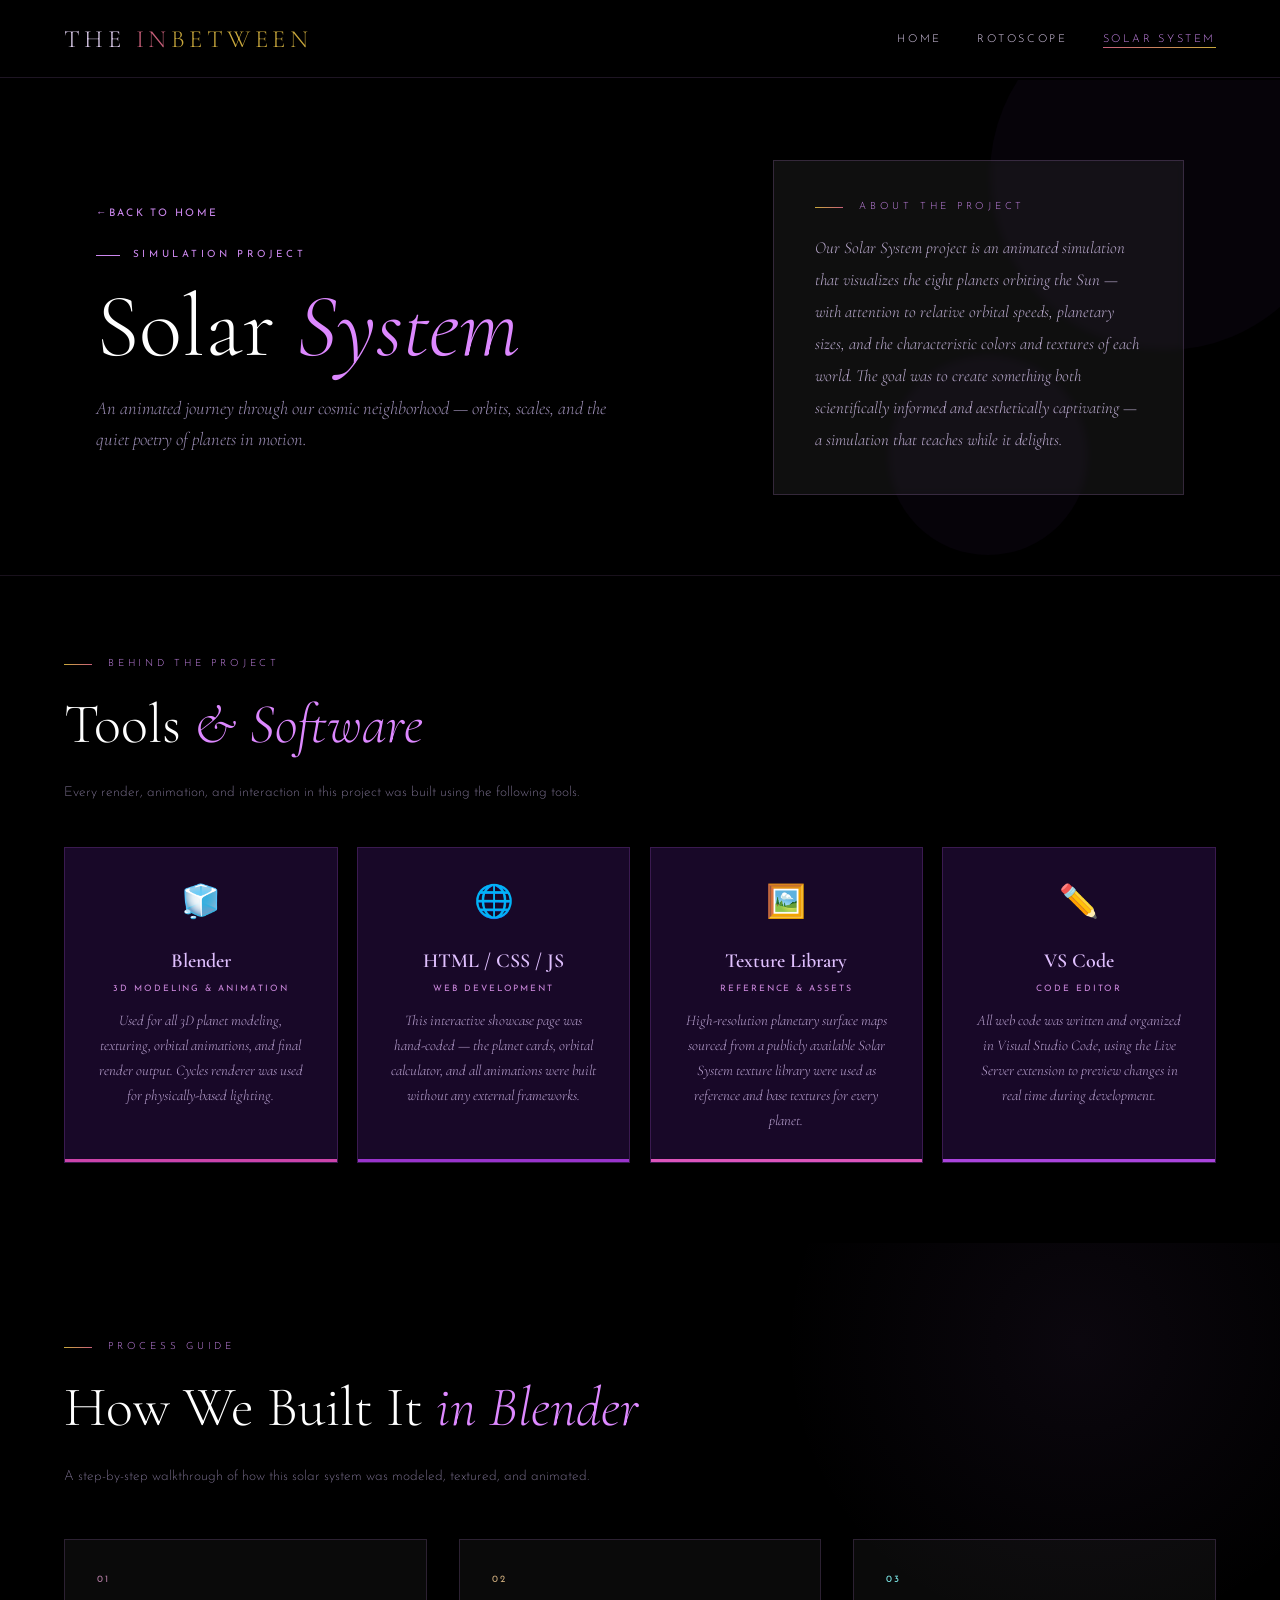
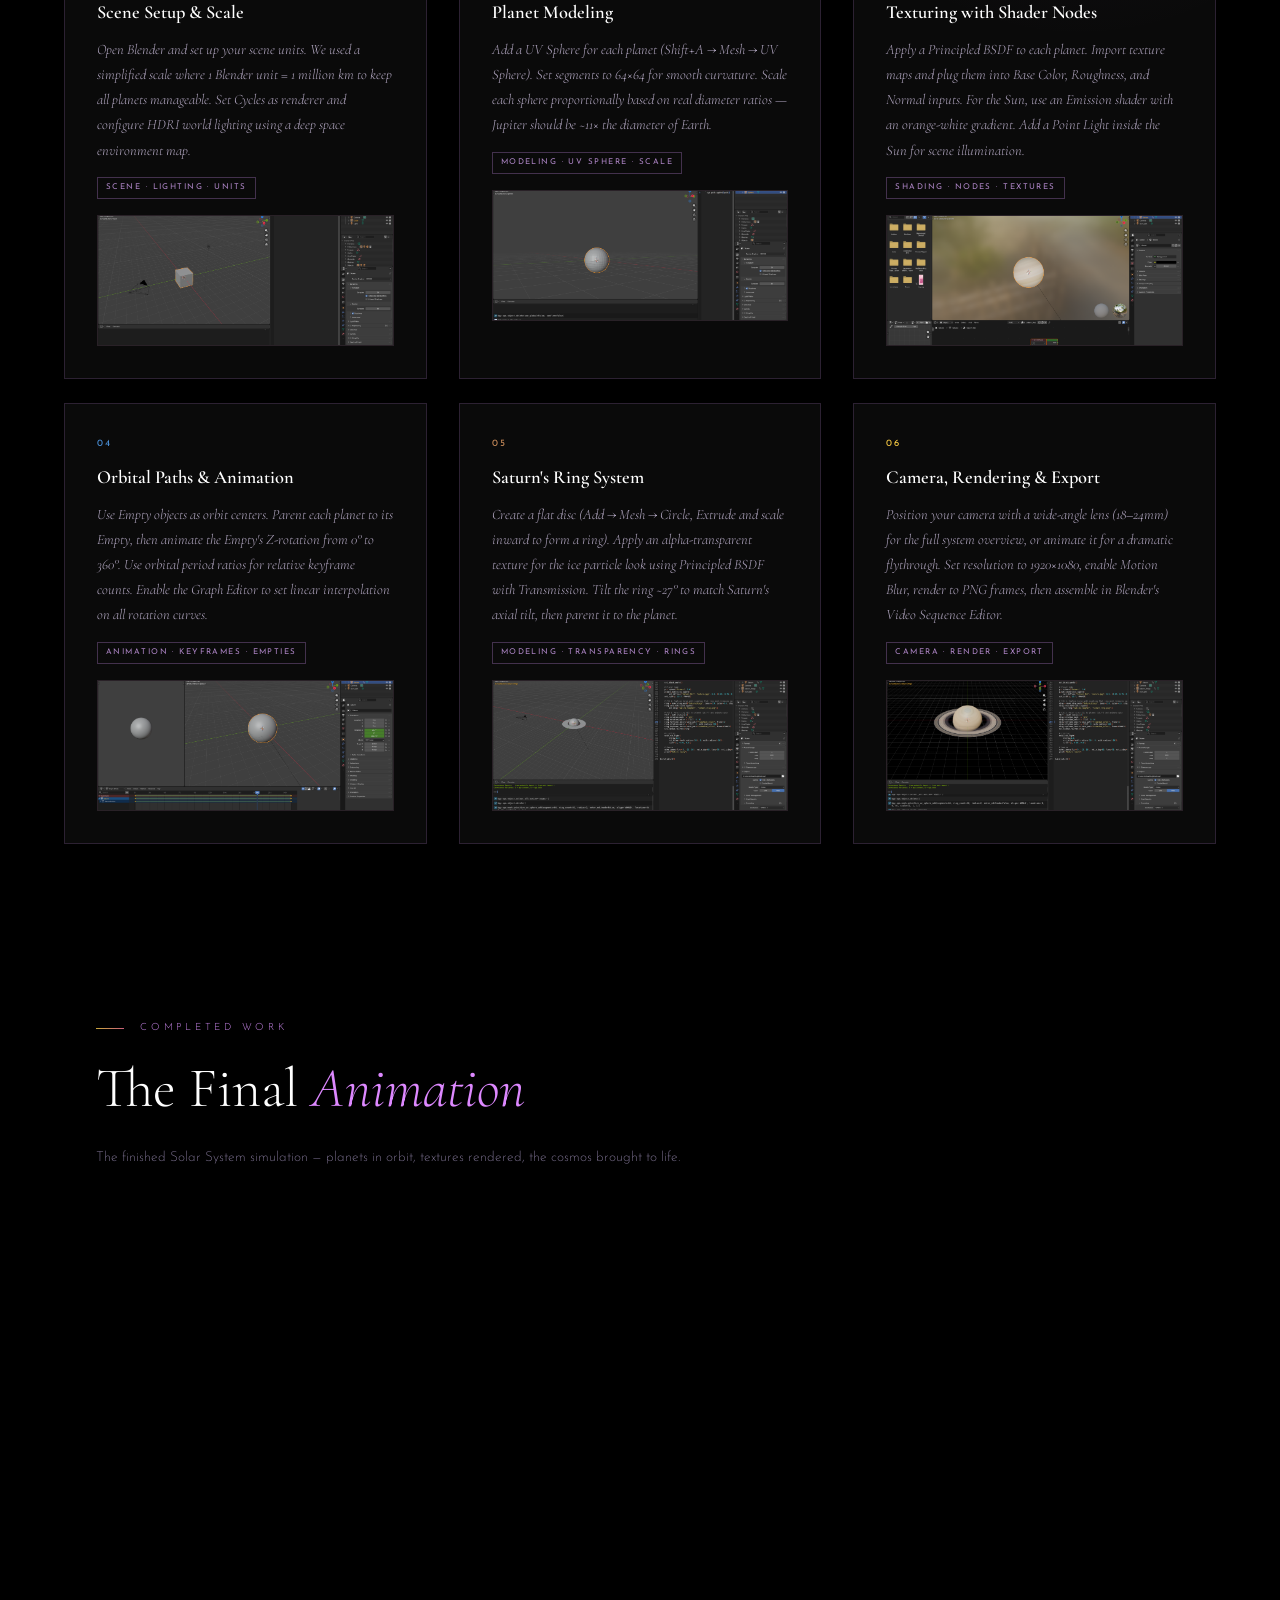
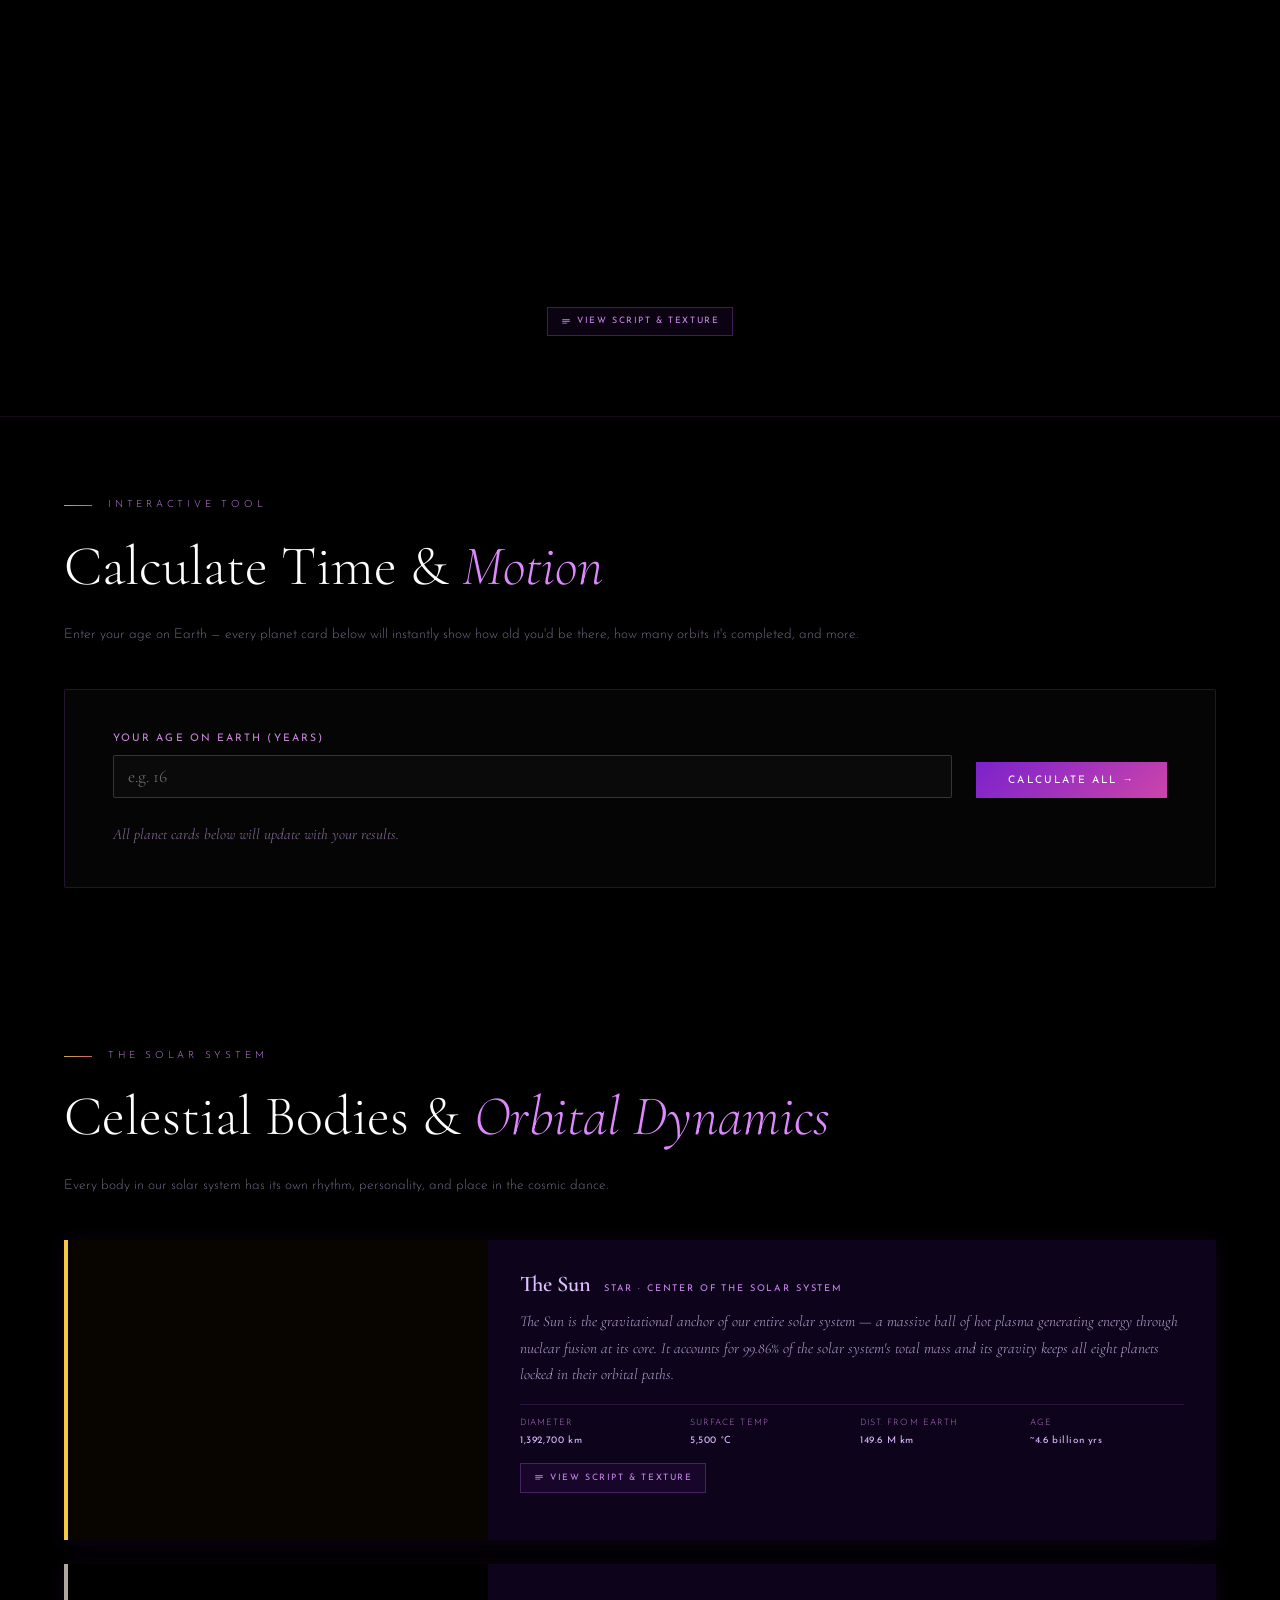
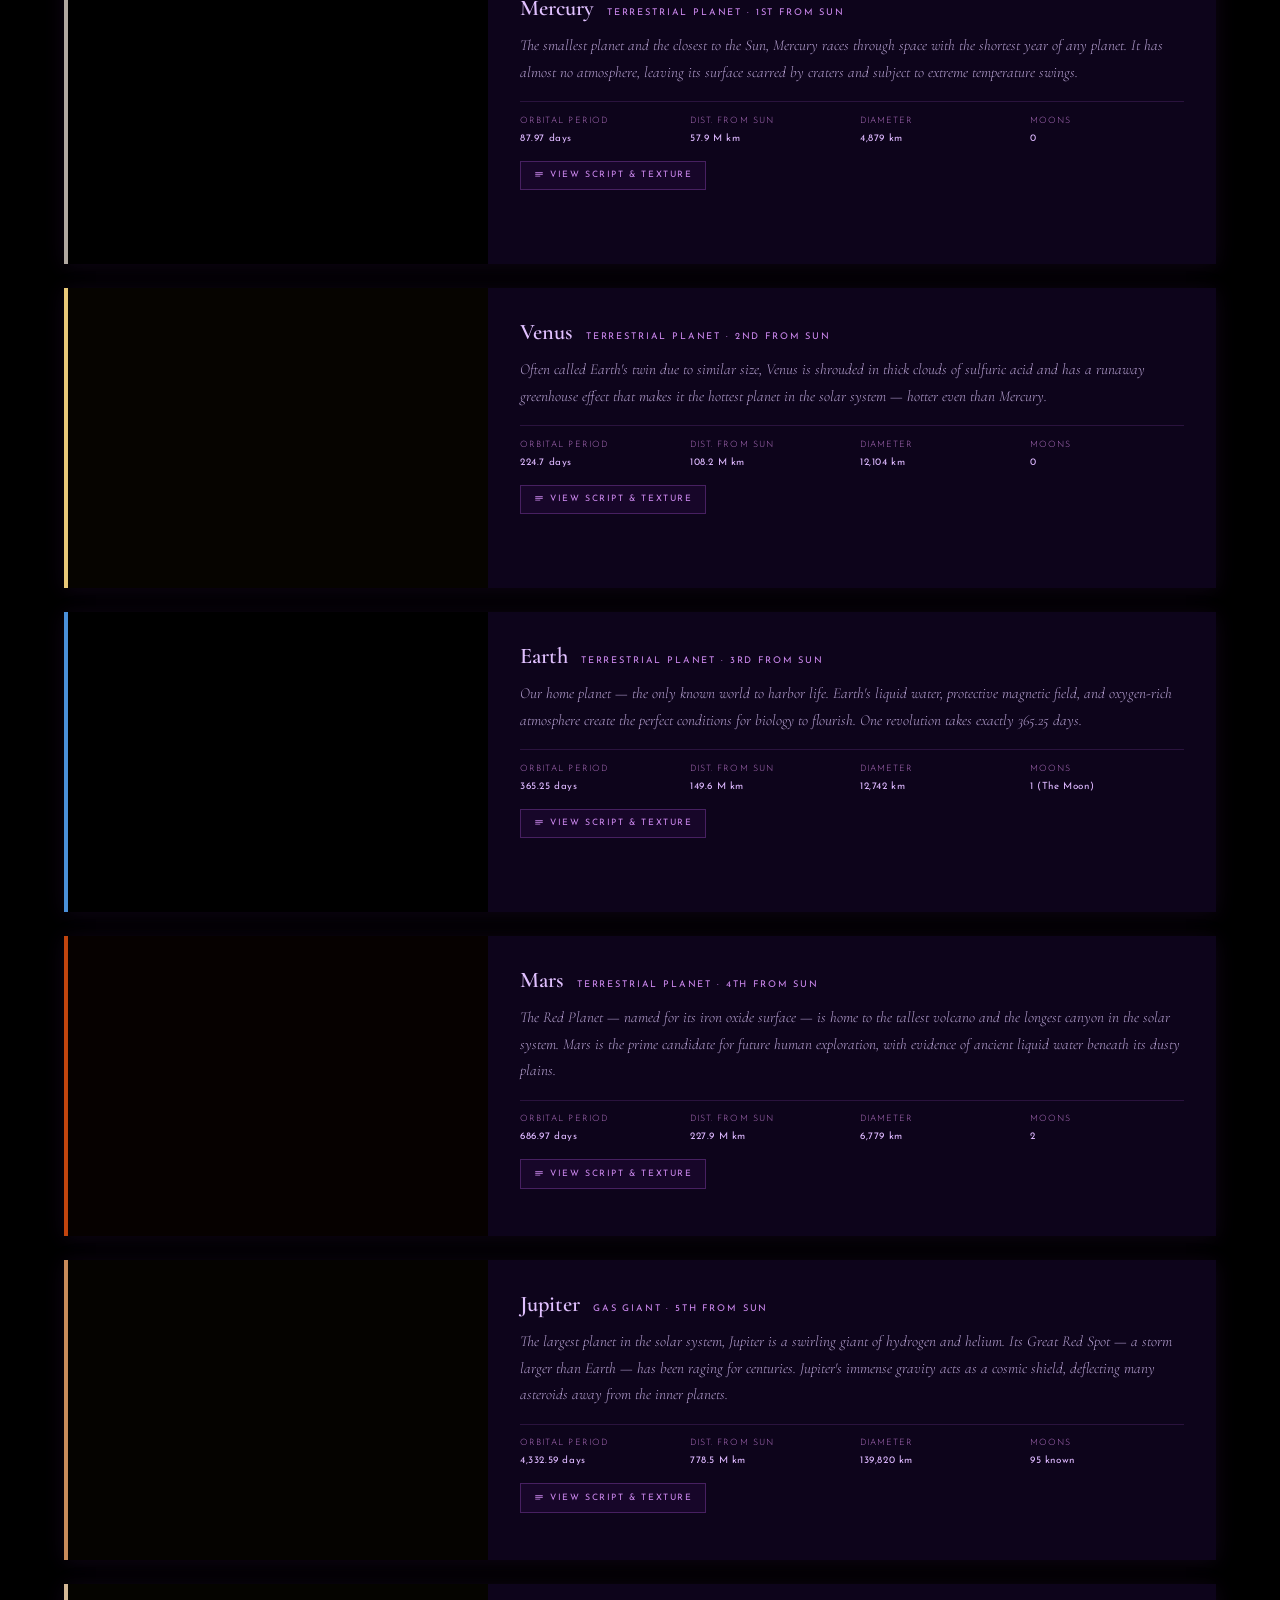
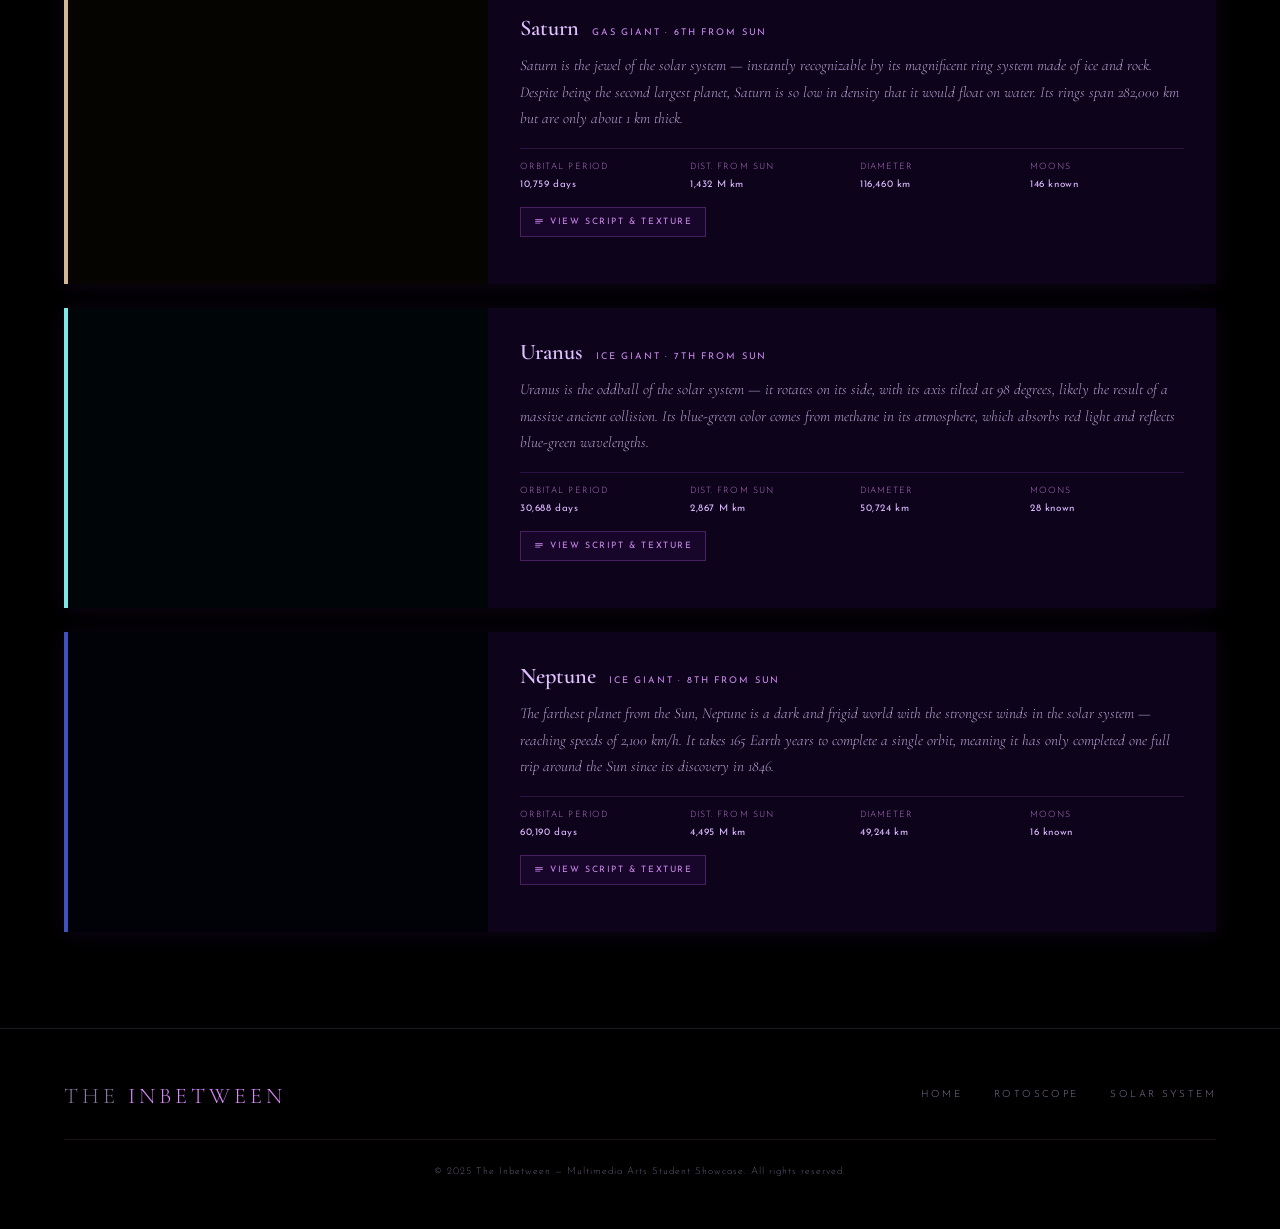
<file: solar-system.html>
<!DOCTYPE html>
<html lang="en">
<head>
  <meta charset="UTF-8" />
  <meta name="viewport" content="width=device-width, initial-scale=1.0" />
  <meta name="description" content="Solar System — Animated simulation project by The Inbetween" />
  <title>Solar System — The Inbetween</title>
  <link rel="preconnect" href="https://fonts.googleapis.com" />
  <link rel="preconnect" href="https://fonts.gstatic.com" crossorigin />
  <link href="https://fonts.googleapis.com/css2?family=Cormorant+Garamond:ital,wght@0,300;0,400;0,600;1,300;1,400;1,600&family=Josefin+Sans:wght@200;300;400&display=swap" rel="stylesheet" />
  <link rel="stylesheet" href="styles.css" />
  <style>
    /* ---- SOLAR-SPECIFIC STYLES ---- */

    .solar-intro { background: #0a0610; padding: 5rem 4rem; }
    .solar-intro__inner { max-width: 900px; margin: 0 auto; }
    .solar-intro__text {
      font-size: 1.05rem; font-family: var(--font-display);
      font-weight: 300; font-style: italic;
      color: rgba(230, 210, 255, 0.85); line-height: 1.9; max-width: 720px;
    }

    /* ---- HERO SPLIT LAYOUT ---- */
    .inner-hero--split {
      padding: 5rem 6rem;
      min-height: 420px;
      display: flex;
      align-items: center;
    }
    .inner-hero--split .inner-hero__split-layout {
      display: grid;
      grid-template-columns: 1.2fr 0.9fr;
      gap: 8rem;
      align-items: center;
      max-width: 1300px;
      margin: 0 auto;
      width: 100%;
    }
    .inner-hero__content {
      padding-right: 2rem;
    }
    .inner-hero__about-card {
      background: rgba(255,255,255,0.06);
      border: 1px solid rgba(200,140,230,0.2);
      padding: 2.4rem 2.6rem;
      backdrop-filter: blur(4px);
    }
    @media (max-width: 1100px) {
      .inner-hero--split { padding: 5rem 3rem; }
      .inner-hero--split .inner-hero__split-layout { gap: 4rem; }
    }
    @media (max-width: 900px) {
      .inner-hero--split .inner-hero__split-layout {
        grid-template-columns: 1fr;
        gap: 2rem;
      }
      .inner-hero--split { padding: 4rem 2rem; }
      .inner-hero__content { padding-right: 0; }
    }

    /* ---- TOOLS USED ---- */
    .tools-section {
      background: linear-gradient(160deg, #000 0%, #000 50%, #000 100%);
      padding: 5rem 4rem;
      border-top: 1px solid rgba(160, 80, 200, 0.2);
    }
    .tools-section__inner { max-width: 1200px; margin: 0 auto; }

    .tools-grid {
      display: grid;
      grid-template-columns: repeat(4, 1fr);
      gap: 1.2rem;
      margin-top: 2.5rem;
    }
    .tool-card {
      background: rgba(30, 10, 50, 0.8);
      border: 1px solid rgba(160, 80, 200, 0.25);
      padding: 1.8rem 2rem;
      position: relative;
      transition: transform 0.2s, box-shadow 0.2s;
      display: flex;
      flex-direction: column;
      align-items: center;
      text-align: center;
    }
    .tool-card:hover {
      transform: translateY(-3px);
      box-shadow: 0 8px 28px rgba(160, 80, 200, 0.2);
    }
    .tool-card__icon {
      font-size: 2rem;
      margin-bottom: 0.8rem;
      display: block;
    }
    /* Image logo support */
    .tool-card__logo {
      width: 60px;
      height: 60px;
      object-fit: contain;
      margin-bottom: 0.8rem;
      border-radius: 12px;
      display: block;
    }
    .tool-card__name {
      font-family: 'Cormorant Garamond', serif;
      font-size: 1.25rem;
      font-weight: 600;
      color: #e0c0ff;
      margin-bottom: 0.25rem;
    }
    .tool-card__category {
      font-family: 'Josefin Sans', sans-serif;
      font-size: 0.55rem;
      letter-spacing: 0.22em;
      text-transform: uppercase;
      color: #cc88dd;
      margin-bottom: 0.7rem;
    }
    .tool-card__desc {
      font-family: 'Cormorant Garamond', serif;
      font-size: 0.92rem;
      font-weight: 300;
      font-style: italic;
      color: rgba(215, 190, 240, 0.85);
      line-height: 1.7;
    }
    .tool-card__accent {
      position: absolute;
      bottom: 0; left: 0; right: 0;
      height: 3px;
    }
    .tool-card:nth-child(1) .tool-card__accent { background: #cc44aa; }
    .tool-card:nth-child(2) .tool-card__accent { background: #9933cc; }
    .tool-card:nth-child(3) .tool-card__accent { background: #dd55bb; }
    .tool-card:nth-child(4) .tool-card__accent { background: #aa44dd; }

    .final-video-section {
      background: linear-gradient(160deg, #0a0612 0%, #110820 50%, #0c0615 100%);
      padding: 5rem 2rem;
    }
    .final-video-section__inner { max-width: 100%; margin: 0 auto; }
    .final-video-section .file-buttons { justify-content: center; margin-top: 1.2rem; }
    .video-placeholder {
      width: 100%; aspect-ratio: 16 / 9;
      background: #050505;
      display: flex; flex-direction: column;
      align-items: center; justify-content: center;
      gap: 1rem; border: 1px dashed rgba(180, 80, 220, 0.4);
      position: relative; overflow: hidden; margin-top: 2rem;
    }
    .video-placeholder::before {
      content: ''; position: absolute;
      width: 300px; height: 300px; border-radius: 50%;
      background: radial-gradient(circle, rgba(184,158,224,0.3) 0%, transparent 70%);
      bottom: -80px; left: -60px;
    }
    .video-placeholder__icon { font-size: 3.5rem; opacity: 0.55; position: relative; z-index: 1; }
    .video-placeholder__label {
      font-family: var(--font-display); font-size: 1.2rem;
      font-weight: 300; font-style: italic; color: rgba(220, 180, 255, 0.8);
      position: relative; z-index: 1;
    }
    .video-placeholder__sub {
      font-size: 0.65rem; letter-spacing: 0.24em;
      text-transform: uppercase; color: rgba(180, 120, 220, 0.55); position: relative; z-index: 1;
    }
    .video-placeholder iframe, .video-placeholder video {
      position: absolute; inset: 0; width: 100%; height: 100%; border: none;
    }

    /* ---- DOWNLOAD CAPTION ---- */
    .download-caption {
      display: inline-flex;
      align-items: center;
      gap: 0.5rem;
      margin-top: 1rem;
      font-family: 'Josefin Sans', sans-serif;
      font-size: 0.6rem;
      letter-spacing: 0.2em;
      text-transform: uppercase;
      color: #cc88ee;
      cursor: pointer;
      border: 1px solid rgba(180, 80, 220, 0.4);
      padding: 0.5rem 1rem;
      background: rgba(100, 20, 150, 0.15);
      transition: background 0.2s, color 0.2s, border-color 0.2s;
      text-decoration: none;
      user-select: none;
    }
    .download-caption:hover {
      background: rgba(160, 60, 220, 0.4);
      color: #fff;
      border-color: #aa44cc;
    }
    .download-caption svg {
      width: 12px; height: 12px;
      fill: currentColor;
      flex-shrink: 0;
    }

    /* Caption inside celestial cards */
    .celestial-card__download {
      margin-top: 0.8rem;
    }

    /* ---- CALCULATOR ---- */
    .calculator-section {
      background: #080510;
      padding: 5rem 4rem;
      border-top: 1px solid rgba(160, 80, 200, 0.15);
    }
    .calculator-section__inner { max-width: 1400px; margin: 0 auto; }

    .calc-box {
      background: #050505;
      border-radius: 2px;
      border: 1px solid rgba(160, 80, 200, 0.2);
      padding: 2.5rem 3rem;
      margin-top: 2.5rem;
    }

    .calc-input-row {
      display: flex;
      align-items: flex-end;
      gap: 1.5rem;
      flex-wrap: wrap;
      margin-bottom: 2rem;
    }
    .calc-field {
      display: flex;
      flex-direction: column;
      gap: 0.5rem;
      flex: 1;
      min-width: 160px;
    }
    .calc-field label {
      font-family: 'Josefin Sans', sans-serif;
      font-size: 0.65rem;
      letter-spacing: 0.2em;
      text-transform: uppercase;
      color: #cc88dd;
    }
    .calc-field select,
    .calc-field input {
      font-family: 'Cormorant Garamond', serif;
      font-size: 1.1rem;
      font-weight: 300;
      color: #e0c0ff;
      background: #0a0a0a;
      border: 1px solid rgba(160, 80, 200, 0.4);
      border-radius: 2px;
      padding: 0.6rem 0.9rem;
      outline: none;
      transition: border-color 0.2s;
      width: 100%;
    }
    .calc-field select:focus,
    .calc-field input:focus { border-color: #aa44cc; }

    .calc-btn {
      font-family: 'Josefin Sans', sans-serif;
      font-size: 0.65rem;
      letter-spacing: 0.2em;
      text-transform: uppercase;
      background: linear-gradient(135deg, #7a22cc, #cc44aa);
      color: #fff;
      border: none;
      padding: 0.75rem 2rem;
      cursor: pointer;
      transition: opacity 0.2s;
      white-space: nowrap;
      align-self: flex-end;
    }
    .calc-btn:hover { opacity: 0.85; }

    .calc-results {
      display: none;
      grid-template-columns: repeat(2, 1fr);
      gap: 1rem;
    }
    .calc-results.visible { display: grid; }
    .calc-result-card {
      background: rgba(60, 10, 90, 0.4);
      padding: 1.2rem 1.5rem;
      border-left: 3px solid rgba(180, 80, 220, 0.5);
    }
    .calc-result-card:nth-child(2) { border-left-color: #cc44aa; }
    .calc-result-card:nth-child(3) { border-left-color: #aa44dd; }
    .calc-result-card:nth-child(4) { border-left-color: #dd55bb; }
    .calc-result-card__label {
      font-family: 'Josefin Sans', sans-serif;
      font-size: 0.6rem;
      letter-spacing: 0.2em;
      text-transform: uppercase;
      color: #cc88dd;
      margin-bottom: 0.3rem;
    }
    .calc-result-card__value {
      font-family: 'Cormorant Garamond', serif;
      font-size: 1.6rem;
      font-weight: 600;
      color: #e0c0ff;
      line-height: 1.1;
    }
    .calc-result-card__unit {
      font-family: 'Cormorant Garamond', serif;
      font-size: 0.85rem;
      font-weight: 300;
      font-style: italic;
      color: rgba(200, 150, 240, 0.7);
      margin-top: 0.15rem;
    }

    /* ---- CELESTIAL BODIES ---- */
    .celestial-section {
      background: #060410;
      padding: 5rem 4rem 6rem;
    }
    .celestial-section__inner { max-width: 1500px; margin: 0 auto; }

    .celestial-grid {
      display: flex;
      flex-direction: column;
      gap: 1.5rem;
      margin-top: 2.5rem;
    }

    .celestial-card {
      background: rgba(15, 5, 30, 0.9);
      box-shadow: 0 2px 20px rgba(120, 40, 180, 0.12);
      border-left: 4px solid transparent;
      transition: transform 0.2s, box-shadow 0.2s;
      position: relative;
      display: grid;
      grid-template-columns: 420px 1fr;
      min-height: 300px;
    }
    .celestial-card:hover {
      transform: translateY(-2px);
      box-shadow: 0 6px 30px rgba(150, 60, 220, 0.25);
    }

    .celestial-card[data-planet="Sun"]     { border-left-color: #f5c842; }
    .celestial-card[data-planet="Mercury"] { border-left-color: #b0a8a0; }
    .celestial-card[data-planet="Venus"]   { border-left-color: #e8c878; }
    .celestial-card[data-planet="Earth"]   { border-left-color: #4a90d9; }
    .celestial-card[data-planet="Mars"]    { border-left-color: #c1440e; }
    .celestial-card[data-planet="Jupiter"] { border-left-color: #c88b5a; }
    .celestial-card[data-planet="Saturn"]  { border-left-color: #d4b896; }
    .celestial-card[data-planet="Uranus"]  { border-left-color: #7de8e8; }
    .celestial-card[data-planet="Neptune"] { border-left-color: #3f54ba; }

    .celestial-card__media {
      position: relative;
      overflow: hidden;
      background: #000;
      display: flex;
      align-items: center;
      justify-content: center;
      flex-shrink: 0;
    }
    .celestial-card[data-planet="Sun"]     .celestial-card__media { background: #080400; }
    .celestial-card[data-planet="Mercury"] .celestial-card__media { background: #000; }
    .celestial-card[data-planet="Venus"]   .celestial-card__media { background: #060400; }
    .celestial-card[data-planet="Earth"]   .celestial-card__media { background: #000; }
    .celestial-card[data-planet="Mars"]    .celestial-card__media { background: #060100; }
    .celestial-card[data-planet="Jupiter"] .celestial-card__media { background: #050300; }
    .celestial-card[data-planet="Saturn"]  .celestial-card__media { background: #050400; }
    .celestial-card[data-planet="Uranus"]  .celestial-card__media { background: #000508; }
    .celestial-card[data-planet="Neptune"] .celestial-card__media { background: #000208; }

    .celestial-card__media img,
    .celestial-card__media video {
      position: absolute;
      inset: 0;
      width: 100%;
      height: 100%;
      object-fit: cover;
    }
    .celestial-card__media-placeholder {
      font-size: 4rem;
      opacity: 0.4;
      pointer-events: none;
      user-select: none;
    }
    .celestial-card__media-label {
      position: absolute;
      bottom: 0.5rem;
      left: 0;
      right: 0;
      text-align: center;
      font-family: 'Josefin Sans', sans-serif;
      font-size: 0.52rem;
      letter-spacing: 0.15em;
      text-transform: uppercase;
      color: rgba(100,80,100,0.5);
    }

    /* ---- ROTATING PLANET SPHERES ---- */
    @keyframes planet-spin {
      from { background-position-x: 0%; }
      to   { background-position-x: 200%; }
    }
    @keyframes planet-float {
      0%, 100% { transform: translateY(0px); }
      50%       { transform: translateY(-6px); }
    }
    @keyframes sun-pulse {
      0%, 100% { box-shadow: 0 0 40px 12px rgba(245,200,66,0.55), 0 0 80px 30px rgba(245,150,20,0.25); }
      50%       { box-shadow: 0 0 60px 20px rgba(245,200,66,0.75), 0 0 110px 45px rgba(245,150,20,0.35); }
    }

    .planet-sphere-wrap {
      display: flex;
      align-items: center;
      justify-content: center;
      width: 100%;
      height: 100%;
      position: absolute;
      inset: 0;
    }
    .planet-sphere {
      border-radius: 50%;
      overflow: hidden;
      position: relative;
      flex-shrink: 0;
      animation: planet-float 5s ease-in-out infinite;
    }
    .planet-sphere::before {
      content: '';
      position: absolute;
      inset: 0;
      border-radius: 50%;
      background-repeat: repeat-x;
      background-size: 200% 100%;
      animation: planet-spin linear infinite;
    }
    /* Shading overlay — gives it 3-D depth */
    .planet-sphere::after {
      content: '';
      position: absolute;
      inset: 0;
      border-radius: 50%;
      background: radial-gradient(ellipse at 35% 35%, rgba(255,255,255,0.18) 0%, transparent 55%),
                  radial-gradient(ellipse at 75% 70%, rgba(0,0,0,0.45) 0%, transparent 60%);
    }

    /* Sun — special glow, no spin stripe */
    .planet-sphere--sun {
      width: 200px; height: 200px;
      background: radial-gradient(circle at 40% 38%, #fff4b0 0%, #f5c842 30%, #e87820 70%, #c05010 100%);
      box-shadow: 0 0 40px 12px rgba(245,200,66,0.55), 0 0 80px 30px rgba(245,150,20,0.25);
      animation: sun-pulse 3s ease-in-out infinite, planet-float 6s ease-in-out infinite;
    }
    .planet-sphere--sun::before {
      background: none;
      animation: none;
    }

    /* Mercury */
    .planet-sphere--mercury { width: 170px; height: 170px; }
    .planet-sphere--mercury::before {
      background-image: repeating-linear-gradient(
        to right,
        #b8b0a8 0px, #a09890 12px, #8c8480 20px, #c0b8b0 28px,
        #b0a8a0 38px, #908880 46px, #b8b0a8 60px
      );
      animation-duration: 18s;
    }

    /* Venus */
    .planet-sphere--venus { width: 185px; height: 185px; }
    .planet-sphere--venus::before {
      background-image: repeating-linear-gradient(
        to right,
        #e8d890 0px, #d4c070 18px, #f0e8a0 32px, #c8b060 44px,
        #e0d080 58px, #f5ebb0 70px, #e8d890 84px
      );
      animation-duration: 22s;
    }

    /* Mars */
    .planet-sphere--mars { width: 170px; height: 170px; }
    .planet-sphere--mars::before {
      background-image: repeating-linear-gradient(
        to right,
        #c84820 0px, #a03010 15px, #d86040 26px, #903020 36px,
        #c05030 48px, #e07050 60px, #b04020 70px, #c84820 82px
      );
      animation-duration: 14s;
    }

    /* Jupiter */
    .planet-sphere--jupiter { width: 200px; height: 200px; }
    .planet-sphere--jupiter::before {
      background-image: repeating-linear-gradient(
        180deg,
        #d4b080 0px, #c89870 6px, #e8c898 12px, #a87840 16px,
        #d4a870 22px, #f0d8b0 28px, #b88850 32px, #c8a068 38px,
        #e0c090 44px, #d4b080 50px
      );
      background-size: 100% 100%;
      animation: planet-spin 10s linear infinite;
      background-repeat: repeat-x;
      animation-duration: 10s;
    }

    /* Saturn */
    .planet-sphere--saturn-wrap {
      display: flex;
      align-items: center;
      justify-content: center;
      width: 100%;
      height: 100%;
      position: absolute;
      inset: 0;
      animation: planet-float 5.5s ease-in-out infinite;
    }
    .planet-sphere--saturn-inner {
      position: relative;
      width: 170px;
      height: 170px;
      flex-shrink: 0;
    }
    .planet-sphere--saturn-ball {
      width: 170px; height: 170px;
      border-radius: 50%;
      overflow: hidden;
      position: relative;
    }
    .planet-sphere--saturn-ball::before {
      content: '';
      position: absolute;
      inset: 0;
      background-image: repeating-linear-gradient(
        180deg,
        #e8d8b0 0px, #d4c090 8px, #f0e8c8 14px, #c8b078 20px,
        #e0d0a8 26px, #d4c090 32px
      );
      background-size: 100% 100%;
      animation: planet-spin 16s linear infinite;
    }
    .planet-sphere--saturn-ball::after {
      content: '';
      position: absolute;
      inset: 0;
      border-radius: 50%;
      background: radial-gradient(ellipse at 35% 35%, rgba(255,255,255,0.18) 0%, transparent 55%),
                  radial-gradient(ellipse at 75% 70%, rgba(0,0,0,0.45) 0%, transparent 60%);
    }
    .planet-sphere--saturn-ring {
      position: absolute;
      top: 50%;
      left: 50%;
      transform: translate(-50%, -50%) rotateX(72deg);
      width: 280px;
      height: 280px;
      border-radius: 50%;
      border: 16px solid rgba(212,184,140,0.6);
      box-shadow: 0 0 0 10px rgba(200,170,120,0.3), 0 0 0 18px rgba(190,160,110,0.18);
      pointer-events: none;
    }

    /* Uranus */
    .planet-sphere--uranus { width: 180px; height: 180px; }
    .planet-sphere--uranus::before {
      background-image: repeating-linear-gradient(
        180deg,
        #7de8e8 0px, #5ad0d0 10px, #90f0f0 18px, #60d8d8 26px,
        #7de8e8 34px
      );
      background-size: 100% 100%;
      animation: planet-spin 20s linear infinite;
    }

    /* Neptune */
    .planet-sphere--neptune { width: 178px; height: 178px; }
    .planet-sphere--neptune::before {
      background-image: repeating-linear-gradient(
        180deg,
        #3f54ba 0px, #2a3a9a 10px, #5568d0 18px, #3048b0 26px,
        #4a5ec8 34px, #3f54ba 42px
      );
      background-size: 100% 100%;
      animation: planet-spin 18s linear infinite;
    }

    .celestial-card__body {
      padding: 1.6rem 2rem;
      display: flex;
      flex-direction: column;
      gap: 0;
    }

    .celestial-card__header {
      display: flex;
      align-items: baseline;
      gap: 0.8rem;
      margin-bottom: 0.3rem;
    }
    .celestial-card__name {
      font-family: 'Cormorant Garamond', serif;
      font-size: 1.4rem;
      font-weight: 600;
      color: #e0c0ff;
    }
    .celestial-card__type {
      font-family: 'Josefin Sans', sans-serif;
      font-size: 0.58rem;
      letter-spacing: 0.2em;
      text-transform: uppercase;
      color: #cc88ee;
    }
    .celestial-card__desc {
      font-family: 'Cormorant Garamond', serif;
      font-size: 0.95rem;
      font-weight: 300;
      font-style: italic;
      color: rgba(220, 195, 250, 0.82);
      line-height: 1.75;
      margin-bottom: 1rem;
    }
    .celestial-card__facts {
      list-style: none;
      padding: 0; margin: 0;
      border-top: 1px solid rgba(160, 80, 200, 0.2);
      padding-top: 0.7rem;
      display: grid;
      grid-template-columns: repeat(4, 1fr);
      gap: 0.3rem 1rem;
    }
    .celestial-card__facts li {
      font-family: 'Josefin Sans', sans-serif;
      font-size: 0.62rem;
      letter-spacing: 0.06em;
      color: rgba(200, 170, 230, 0.7);
      display: flex;
      flex-direction: column;
      gap: 0.15rem;
    }
    .celestial-card__facts li span:first-child { color: #bb77cc; font-weight: 300; font-size: 0.55rem; letter-spacing: 0.12em; text-transform: uppercase; }
    .celestial-card__facts li span:last-child { font-weight: 400; color: #ddb8ff; }

    .celestial-card.highlighted {
      outline: 2px solid #aa44cc;
      outline-offset: 2px;
    }
    .celestial-card__calc-result {
      display: none;
      margin-top: 0.8rem;
      background: linear-gradient(135deg, rgba(80, 20, 120, 0.3), rgba(100, 30, 140, 0.2));
      border: 1px solid rgba(160, 80, 200, 0.3);
      padding: 0.8rem 1rem;
      border-radius: 2px;
    }
    .celestial-card__calc-result.visible { display: block; }
    .celestial-card__calc-result__title {
      font-family: 'Josefin Sans', sans-serif;
      font-size: 0.55rem;
      letter-spacing: 0.18em;
      text-transform: uppercase;
      color: #cc88ee;
      margin-bottom: 0.5rem;
    }
    .celestial-card__calc-result__grid {
      display: grid;
      grid-template-columns: repeat(4, 1fr);
      gap: 0.4rem 1rem;
    }
    .calc-stat { display: flex; flex-direction: column; gap: 0.1rem; }
    .calc-stat__label {
      font-family: 'Josefin Sans', sans-serif;
      font-size: 0.5rem;
      letter-spacing: 0.15em;
      text-transform: uppercase;
      color: #bb77cc;
    }
    .calc-stat__value {
      font-family: 'Cormorant Garamond', serif;
      font-size: 1rem;
      font-weight: 600;
      color: #ddb8ff;
      line-height: 1.1;
    }
    .calc-stat__unit {
      font-family: 'Cormorant Garamond', serif;
      font-size: 0.7rem;
      font-style: italic;
      color: rgba(200, 160, 230, 0.7);
    }

    /* ---- BLENDER STEPS ---- */
    .blender-section {
      background: #000;
      padding: 6rem 4rem;
      position: relative;
      overflow: hidden;
    }
    .blender-section::before {
      content: '';
      position: absolute;
      width: 600px; height: 600px; border-radius: 50%;
      background: radial-gradient(circle, rgba(160,100,200,0.07) 0%, transparent 70%);
      top: -200px; right: -100px;
      pointer-events: none;
    }
    .blender-section__inner { max-width: 1400px; margin: 0 auto; position: relative; z-index: 1; }

    .blender-section .section-label { color: #b07aa0; }
    .blender-section .section-title { color: #f5eef0; }
    .blender-section .section-title em { color: #c9a87a; }
    .blender-section .section-text { color: rgba(245,238,240,0.6); }

    .steps-list {
      margin-top: 3rem;
      display: flex;
      flex-direction: column;
      gap: 0;
    }

    .step-item {
      display: grid;
      grid-template-columns: 60px 1fr;
      gap: 0 2rem;
      position: relative;
      padding-bottom: 2.5rem;
    }
    .step-item:last-child { padding-bottom: 0; }

    /* Vertical connector line */
    .step-item:not(:last-child)::after {
      content: '';
      position: absolute;
      left: 29px;
      top: 52px;
      bottom: 0;
      width: 1px;
      background: linear-gradient(to bottom, rgba(176,122,160,0.4), rgba(176,122,160,0.1));
    }

    .step-number {
      width: 48px; height: 48px;
      border: 1px solid rgba(176,122,160,0.4);
      background: rgba(176,122,160,0.08);
      display: flex;
      align-items: center;
      justify-content: center;
      font-family: 'Josefin Sans', sans-serif;
      font-size: 0.65rem;
      letter-spacing: 0.15em;
      color: #b07aa0;
      flex-shrink: 0;
      position: relative;
      z-index: 1;
    }
    .step-item:nth-child(2) .step-number { border-color: rgba(201,168,122,0.4); color: #c9a87a; background: rgba(201,168,122,0.08); }
    .step-item:nth-child(3) .step-number { border-color: rgba(125,232,232,0.3); color: #7de8e8; background: rgba(125,232,232,0.06); }
    .step-item:nth-child(4) .step-number { border-color: rgba(74,144,217,0.4); color: #4a90d9; background: rgba(74,144,217,0.08); }
    .step-item:nth-child(5) .step-number { border-color: rgba(200,139,90,0.4); color: #c88b5a; background: rgba(200,139,90,0.08); }
    .step-item:nth-child(6) .step-number { border-color: rgba(245,200,66,0.4); color: #f5c842; background: rgba(245,200,66,0.06); }

    .step-content {
      padding-top: 0.6rem;
    }
    .step-content__title {
      font-family: 'Cormorant Garamond', serif;
      font-size: 1.2rem;
      font-weight: 600;
      color: #f0e8f0;
      margin-bottom: 0.35rem;
    }
    .step-content__desc {
      font-family: 'Cormorant Garamond', serif;
      font-size: 0.95rem;
      font-weight: 300;
      font-style: italic;
      color: rgba(245,238,240,0.55);
      line-height: 1.75;
    }
    .step-content__tag {
      display: inline-block;
      margin-top: 0.6rem;
      font-family: 'Josefin Sans', sans-serif;
      font-size: 0.52rem;
      letter-spacing: 0.18em;
      text-transform: uppercase;
      color: rgba(176,122,160,0.7);
      border: 1px solid rgba(176,122,160,0.2);
      padding: 0.2rem 0.55rem;
    }

    @media (max-width: 900px) {
      .solar-intro, .final-video-section, .calculator-section, .celestial-section, .tools-section { padding: 4rem 1.5rem; }
      .blender-section { padding: 4rem 1.5rem; }
      .celestial-card { grid-template-columns: 200px 1fr; }
      .celestial-card__facts { grid-template-columns: repeat(2, 1fr); }
      .celestial-card__calc-result__grid { grid-template-columns: repeat(2, 1fr); }
      .tools-grid { grid-template-columns: repeat(2, 1fr); }
      .tools-section__inner { max-width: 100%; }
      .step-image { margin-left: 0; }
    }
    @media (max-width: 640px) {
      .celestial-card { grid-template-columns: 1fr; }
      .celestial-card__media { height: 160px; }
      .celestial-card__facts { grid-template-columns: repeat(2, 1fr); }
      .calc-box { padding: 1.5rem; }
      .tools-grid { grid-template-columns: 1fr; }
    }

    /* ---- STEP IMAGE ---- */
    .step-image {
      margin-top: 1rem;
      width: 100%;
      border: 1px solid rgba(176,122,160,0.2);
      overflow: hidden;
      position: relative;
      background: rgba(255,255,255,0.04);
    }
    /* Image slot — swap the placeholder SVG for a real <img> when ready */
    .step-image img {
      width: 100%;
      height: 100%;
      object-fit: cover;
      display: block;
    }
    /* Placeholder shown until real image is added */
    .step-image__placeholder {
      width: 100%;
      aspect-ratio: 16 / 7;
      display: flex;
      flex-direction: column;
      align-items: center;
      justify-content: center;
      gap: 0.6rem;
    }
    .step-image__placeholder-label {
      font-family: 'Josefin Sans', sans-serif;
      font-size: 0.55rem;
      letter-spacing: 0.2em;
      text-transform: uppercase;
      color: rgba(176,122,160,0.5);
    }

    /* ---- FILE BUTTONS ---- */
    .file-buttons {
      display: flex;
      gap: 0.5rem;
      flex-wrap: wrap;
      margin-top: 0.8rem;
    }
    .file-btn {
      display: inline-flex;
      align-items: center;
      gap: 0.4rem;
      font-family: 'Josefin Sans', sans-serif;
      font-size: 0.55rem;
      letter-spacing: 0.18em;
      text-transform: uppercase;
      color: #cc88ee;
      border: 1px solid rgba(160, 80, 200, 0.35);
      padding: 0.4rem 0.8rem;
      background: rgba(80, 20, 120, 0.15);
      text-decoration: none;
      transition: background 0.2s, color 0.2s, border-color 0.2s;
      cursor: pointer;
    }
    .file-btn:hover {
      background: rgba(140, 50, 200, 0.35);
      color: #fff;
      border-color: #aa44cc;
    }
    .file-btn svg {
      width: 10px; height: 10px;
      fill: currentColor;
      flex-shrink: 0;
    }

    /* ---- BLENDER STEPS 2×3 GRID ---- */
    .steps-grid {
      margin-top: 3rem;
      display: grid;
      grid-template-columns: repeat(3, 1fr);
      gap: 1.5rem 2rem;
    }
    .step-card {
      background: rgba(255,255,255,0.04);
      border: 1px solid rgba(200,140,230,0.18);
      padding: 2rem;
      position: relative;
    }
    .step-card__number {
      font-family: 'Josefin Sans', sans-serif;
      font-size: 0.6rem;
      letter-spacing: 0.2em;
      color: #b07aa0;
      margin-bottom: 0.6rem;
      display: block;
    }
    .step-card:nth-child(2) .step-card__number { color: #c9a87a; }
    .step-card:nth-child(3) .step-card__number { color: #7de8e8; }
    .step-card:nth-child(4) .step-card__number { color: #4a90d9; }
    .step-card:nth-child(5) .step-card__number { color: #c88b5a; }
    .step-card:nth-child(6) .step-card__number { color: #f5c842; }
    .step-card__title {
      font-family: 'Cormorant Garamond', serif;
      font-size: 1.15rem;
      font-weight: 600;
      color: #ffffff;
      margin-bottom: 0.5rem;
    }
    .step-card__desc {
      font-family: 'Cormorant Garamond', serif;
      font-size: 0.9rem;
      font-weight: 300;
      font-style: italic;
      color: rgba(235, 220, 255, 0.75);
      line-height: 1.75;
      margin-bottom: 0.6rem;
    }
    .step-card__tag {
      display: inline-block;
      font-family: 'Josefin Sans', sans-serif;
      font-size: 0.5rem;
      letter-spacing: 0.18em;
      text-transform: uppercase;
      color: rgba(210, 160, 240, 0.8);
      border: 1px solid rgba(200, 140, 230, 0.3);
      padding: 0.18rem 0.5rem;
    }
    .step-card__image {
      margin-top: 1rem;
      width: 100%;
      border: 1px solid rgba(176,122,160,0.15);
      overflow: hidden;
      background: rgba(255,255,255,0.03);
    }
    .step-card__image img {
      width: 100%;
      aspect-ratio: 16 / 7;
      object-fit: cover;
      display: block;
    }

    @media (max-width: 900px) {
      .steps-grid { grid-template-columns: repeat(2, 1fr); }
    }
    @media (max-width: 640px) {
      .steps-grid { grid-template-columns: 1fr; }
    }

    /* ---- DARK OVERRIDES: navbar, hero, all sections ---- */
    body { background: #000; }
    .navbar {
      background: #000 !important;
      border-bottom: 1px solid rgba(200, 140, 230, 0.15) !important;
    }
    .navbar__logo, .navbar__links a { color: #e0d0f0 !important; }
    .navbar__links a:hover, .navbar__links a.active { color: #cc88ee !important; }
    .navbar__hamburger span { background: #e0d0f0 !important; }

    .inner-hero, .inner-hero--solar {
      background: #000 !important;
    }
    .inner-hero__tag { color: #cc88ee !important; }
    .inner-hero__tag::before { background: #cc88ee !important; }
    .inner-hero__title { color: #fff !important; }
    .inner-hero__title em { color: #dd88ff !important; }
    .inner-hero__subtitle { color: rgba(220, 200, 255, 0.7) !important; }
    .inner-hero__deco--1,
    .inner-hero__deco--2 { background: rgba(160, 80, 220, 0.08) !important; }

    /* All section backgrounds → true black */
    .solar-intro     { background: #000 !important; }
    .tools-section   { background: #000 !important; border-top-color: rgba(200,140,230,0.12) !important; }
    .calculator-section { background: #000 !important; border-top-color: rgba(200,140,230,0.1) !important; }
    .celestial-section  { background: #000 !important; }
    .final-video-section { background: #000 !important; }
    .blender-section { background: #000 !important; }

    /* Lighten solar-intro text */
    .solar-intro__text { color: rgba(230, 210, 255, 0.8) !important; }

    /* Lighten section-label / section-title / section-text globally */
    .section-label { color: #cc88ee !important; }
    .section-title { color: #fff !important; }
    .section-title em, .section-title .em-gold { color: #dd88ff !important; }
    .section-text { color: rgba(220, 200, 255, 0.7) !important; }

    /* Back button */
    .back-btn { color: #cc88ee !important; border-color: rgba(200,140,230,0.35) !important; }
    .back-btn:hover { background: rgba(160,80,220,0.2) !important; }

    /* Footer */
    footer { background: #000 !important; border-top: 1px solid rgba(200,140,230,0.15) !important; }
    .footer__logo, .footer__nav a, .footer__copy { color: rgba(200,170,230,0.7) !important; }
    .footer__logo .accent { color: #dd88ff !important; }
  </style>
</head>
<body>

  <!-- NAVBAR -->
  <nav class="navbar" aria-label="Main navigation">
    <a href="index.html" class="navbar__logo" aria-label="The Inbetween home">
      The <span class="accent-pink">In</span><span class="accent-gold">between</span>
    </a>
    <ul class="navbar__links" id="navLinks">
      <li><a href="index.html">Home</a></li>
       
      <li><a href="rotoscope.html">Rotoscope</a></li>
      <li><a href="solar-system.html" class="active">Solar System</a></li>
       
    </ul>
    <button class="navbar__hamburger" id="hamburger"
      aria-label="Toggle navigation menu" aria-expanded="false" aria-controls="navLinks">
      <span></span><span></span><span></span>
    </button>
  </nav>

  <main class="inner-page" aria-label="Solar System project page">

    <!-- HERO + ABOUT SIDE BY SIDE -->
    <div class="inner-hero inner-hero--solar inner-hero--split">
      <div class="inner-hero__deco inner-hero__deco--1" aria-hidden="true"></div>
      <div class="inner-hero__deco inner-hero__deco--2" aria-hidden="true"></div>
      <div class="inner-hero__split-layout">
        <!-- Left: Hero content -->
        <div class="inner-hero__content">
          <a href="index.html" class="back-btn" aria-label="Back to home" style="margin-bottom:1.5rem;display:inline-block;">Back to Home</a>
          <p class="inner-hero__tag">Simulation Project</p>
          <h1 class="inner-hero__title">Solar <em>System</em></h1>
          <p class="inner-hero__subtitle">
            An animated journey through our cosmic neighborhood — orbits, scales, and the quiet poetry of planets in motion.
          </p>
        </div>
        <!-- Right: About the Project card -->
        <div class="inner-hero__about-card">
          <p class="section-label" style="margin-bottom:1rem;">About the Project</p>
          <p class="solar-intro__text">
            Our Solar System project is an animated simulation that visualizes the eight planets orbiting the Sun — with attention to relative orbital speeds, planetary sizes, and the characteristic colors and textures of each world. The goal was to create something both scientifically informed and aesthetically captivating — a simulation that teaches while it delights.
          </p>
        </div>
      </div>
    </div>

    <!-- ======== TOOLS USED (NEW SECTION) ======== -->
    <section class="tools-section" aria-label="Tools used in this project">
      <div class="tools-section__inner">
        <div class="reveal">
          <p class="section-label">Behind the Project</p>
          <h2 class="section-title">Tools <span class="em-gold">&amp; Software</span></h2>
          <p class="section-text">Every render, animation, and interaction in this project was built using the following tools.</p>
        </div>

        <div class="tools-grid">
          <!-- Tool 1 -->
          <div class="tool-card reveal">
            <!-- Replace the emoji below with: <img class="tool-card__logo" src="images/blender-logo.png" alt="Blender logo"> -->
            <span class="tool-card__icon">🧊</span>
            <div class="tool-card__name">Blender</div>
            <div class="tool-card__category">3D Modeling &amp; Animation</div>
            <p class="tool-card__desc">Used for all 3D planet modeling, texturing, orbital animations, and final render output. Cycles renderer was used for physically-based lighting.</p>
            <div class="tool-card__accent"></div>
          </div>
          <!-- Tool 2 -->
          <div class="tool-card reveal">
            <!-- Replace the emoji below with: <img class="tool-card__logo" src="images/html-logo.png" alt="HTML logo"> -->
            <span class="tool-card__icon">🌐</span>
            <div class="tool-card__name">HTML / CSS / JS</div>
            <div class="tool-card__category">Web Development</div>
            <p class="tool-card__desc">This interactive showcase page was hand-coded — the planet cards, orbital calculator, and all animations were built without any external frameworks.</p>
            <div class="tool-card__accent"></div>
          </div>
          <!-- Tool 3 -->
          <div class="tool-card reveal">
            <!-- Replace the emoji below with: <img class="tool-card__logo" src="images/texture-logo.png" alt="Texture Library logo"> -->
            <span class="tool-card__icon">🖼️</span>
            <div class="tool-card__name">Texture Library</div>
            <div class="tool-card__category">Reference &amp; Assets</div>
            <p class="tool-card__desc">High-resolution planetary surface maps sourced from a publicly available Solar System texture library were used as reference and base textures for every planet.</p>
            <div class="tool-card__accent"></div>
          </div>
          <!-- Tool 4 -->
          <div class="tool-card reveal">
            <!-- Replace the emoji below with: <img class="tool-card__logo" src="images/vscode-logo.png" alt="VS Code logo"> -->
            <span class="tool-card__icon">✏️</span>
            <div class="tool-card__name">VS Code</div>
            <div class="tool-card__category">Code Editor</div>
            <p class="tool-card__desc">All web code was written and organized in Visual Studio Code, using the Live Server extension to preview changes in real time during development.</p>
            <div class="tool-card__accent"></div>
          </div>
        </div>
      </div>
    </section>

    <!-- ======== HOW WE BUILT IT — 2×3 GRID ======== -->
    <section class="blender-section" aria-label="How to recreate this in Blender">
      <div class="blender-section__inner">
        <div class="reveal">
          <p class="section-label">Process Guide</p>
          <h2 class="section-title">How We Built It <em>in Blender</em></h2>
          <p class="section-text" style="color:rgba(245,238,240,0.6);">A step-by-step walkthrough of how this solar system was modeled, textured, and animated.</p>
        </div>

        <div class="steps-grid">

          <!-- STEP 01 -->
          <div class="step-card reveal">
            <span class="step-card__number">01</span>
            <div class="step-card__title">Scene Setup &amp; Scale</div>
            <p class="step-card__desc">Open Blender and set up your scene units. We used a simplified scale where 1 Blender unit = 1 million km to keep all planets manageable. Set Cycles as renderer and configure HDRI world lighting using a deep space environment map.</p>
            <span class="step-card__tag">Scene · Lighting · Units</span>
            <div class="step-card__image">
              <img src="images/blender1.png" alt="Scene setup and scale step in Blender" loading="lazy"/>
            </div>
          </div>

          <!-- STEP 02 -->
          <div class="step-card reveal">
            <span class="step-card__number">02</span>
            <div class="step-card__title">Planet Modeling</div>
            <p class="step-card__desc">Add a UV Sphere for each planet (Shift+A → Mesh → UV Sphere). Set segments to 64×64 for smooth curvature. Scale each sphere proportionally based on real diameter ratios — Jupiter should be ~11× the diameter of Earth.</p>
            <span class="step-card__tag">Modeling · UV Sphere · Scale</span>
            <div class="step-card__image">
              <img src="images/blender2.png" alt="Planet modeling step in Blender" loading="lazy"/>
            </div>
          </div>

          <!-- STEP 03 -->
          <div class="step-card reveal">
            <span class="step-card__number">03</span>
            <div class="step-card__title">Texturing with Shader Nodes</div>
            <p class="step-card__desc">Apply a Principled BSDF to each planet. Import texture maps and plug them into Base Color, Roughness, and Normal inputs. For the Sun, use an Emission shader with an orange-white gradient. Add a Point Light inside the Sun for scene illumination.</p>
            <span class="step-card__tag">Shading · Nodes · Textures</span>
            <div class="step-card__image">
              <img src="images/blender3.png" alt="Texturing with shader nodes step in Blender" loading="lazy"/>
            </div>
          </div>

          <!-- STEP 04 -->
          <div class="step-card reveal">
            <span class="step-card__number">04</span>
            <div class="step-card__title">Orbital Paths &amp; Animation</div>
            <p class="step-card__desc">Use Empty objects as orbit centers. Parent each planet to its Empty, then animate the Empty's Z-rotation from 0° to 360°. Use orbital period ratios for relative keyframe counts. Enable the Graph Editor to set linear interpolation on all rotation curves.</p>
            <span class="step-card__tag">Animation · Keyframes · Empties</span>
            <div class="step-card__image">
              <img src="images/blender4.png" alt="Orbital paths and animation step in Blender" loading="lazy"/>
            </div>
          </div>

          <!-- STEP 05 -->
          <div class="step-card reveal">
            <span class="step-card__number">05</span>
            <div class="step-card__title">Saturn's Ring System</div>
            <p class="step-card__desc">Create a flat disc (Add → Mesh → Circle, Extrude and scale inward to form a ring). Apply an alpha-transparent texture for the ice particle look using Principled BSDF with Transmission. Tilt the ring ~27° to match Saturn's axial tilt, then parent it to the planet.</p>
            <span class="step-card__tag">Modeling · Transparency · Rings</span>
            <div class="step-card__image">
              <img src="images/blender5.png" alt="Saturn's ring system step in Blender" loading="lazy"/>
            </div>
          </div>

          <!-- STEP 06 -->
          <div class="step-card reveal">
            <span class="step-card__number">06</span>
            <div class="step-card__title">Camera, Rendering &amp; Export</div>
            <p class="step-card__desc">Position your camera with a wide-angle lens (18–24mm) for the full system overview, or animate it for a dramatic flythrough. Set resolution to 1920×1080, enable Motion Blur, render to PNG frames, then assemble in Blender's Video Sequence Editor.</p>
            <span class="step-card__tag">Camera · Render · Export</span>
            <div class="step-card__image">
              <img src="images/blender6.png" alt="Camera, rendering, and export step in Blender" loading="lazy"/>
            </div>
          </div>

        </div>
      </div>
    </section>

    <!-- FINAL VIDEO -->
    <section class="final-video-section" aria-label="Final animation">
      <div class="final-video-section__inner">
        <div class="reveal" style="padding: 0 4rem;">
          <p class="section-label">Completed Work</p>
          <h2 class="section-title">The Final <span class="em-gold">Animation</span></h2>
          <p class="section-text">The finished Solar System simulation — planets in orbit, textures rendered, the cosmos brought to life.</p>
        </div>
        <div class="video-placeholder reveal" style="margin-top:2rem;" role="region" aria-label="Final solar system animation">
          <iframe
            src="https://www.youtube.com/embed/hOMoL9o06AE"
            title="Final Solar System Animation"
            allow="accelerometer; autoplay; clipboard-write; encrypted-media; gyroscope; picture-in-picture; web-share"
            allowfullscreen></iframe>
        </div>

        <div class="file-buttons">
          <a class="file-btn"
             href="solarsystem_script.html"
             aria-label="View script and texture for the final solar system animation">
            <svg viewBox="0 0 16 16" xmlns="http://www.w3.org/2000/svg" aria-hidden="true"><path d="M2 3h12v1.5H2zm0 3h12v1.5H2zm0 3h8v1.5H2z"/></svg>
            View Script &amp; Texture
          </a>
        </div>
      </div>
    </section>

    <!-- CALCULATOR -->
    <section class="calculator-section" aria-label="Solar system time and motion calculator">
      <div class="calculator-section__inner">
        <div class="reveal">
          <p class="section-label">Interactive Tool</p>
          <h2 class="section-title">Calculate Time & <em>Motion</em></h2>
          <p class="section-text">Enter your age on Earth — every planet card below will instantly show how old you'd be there, how many orbits it's completed, and more.</p>
        </div>

        <div class="calc-box reveal">
          <div class="calc-input-row">
            <div class="calc-field" style="display:none">
              <label for="calc-planet">Planet</label>
              <select id="calc-planet">
                <option value="Mercury">Mercury</option>
                <option value="Venus">Venus</option>
                <option value="Earth" selected>Earth</option>
                <option value="Mars">Mars</option>
                <option value="Jupiter">Jupiter</option>
                <option value="Saturn">Saturn</option>
                <option value="Uranus">Uranus</option>
                <option value="Neptune">Neptune</option>
              </select>
            </div>
            <div class="calc-field">
              <label for="calc-age">Your Age on Earth (years)</label>
              <input type="number" id="calc-age" min="1" max="150" placeholder="e.g. 16" />
            </div>
            <button class="calc-btn" id="calc-run">Calculate All →</button>
          </div>
          <p style="font-family:'Cormorant Garamond',serif;font-size:0.95rem;font-style:italic;color:rgba(200,160,230,0.6);margin-top:-0.5rem;">All planet cards below will update with your results.</p>
        </div>
      </div>
    </section>

    <!-- CELESTIAL BODIES -->
    <section class="celestial-section" aria-label="Celestial bodies and orbital dynamics">
      <div class="celestial-section__inner">
        <div class="reveal">
          <p class="section-label" style="justify-content:left;">The Solar System</p>
          <h2 class="section-title">Celestial Bodies & <em>Orbital Dynamics</em></h2>
          <p class="section-text">Every body in our solar system has its own rhythm, personality, and place in the cosmic dance.</p>
        </div>

        <div class="celestial-grid">

          <!-- SUN -->
          <div class="celestial-card reveal" data-planet="Sun">
            <div class="celestial-card__media">
              <video src="videos/sun.mp4" autoplay loop muted playsinline></video>
            </div>
            <div class="celestial-card__body">
              <div class="celestial-card__header">
                <div class="celestial-card__name">The Sun</div>
                <div class="celestial-card__type">Star · Center of the Solar System</div>
              </div>
              <p class="celestial-card__desc">The Sun is the gravitational anchor of our entire solar system — a massive ball of hot plasma generating energy through nuclear fusion at its core. It accounts for 99.86% of the solar system's total mass and its gravity keeps all eight planets locked in their orbital paths.</p>
              <ul class="celestial-card__facts">
                <li><span>Diameter</span><span>1,392,700 km</span></li>
                <li><span>Surface Temp</span><span>5,500 °C</span></li>
                <li><span>Dist. from Earth</span><span>149.6 M km</span></li>
                <li><span>Age</span><span>~4.6 billion yrs</span></li>
              </ul>
              <!-- Download caption for Sun render -->
              <div class="file-buttons celestial-card__download">
                <a class="file-btn" href="sun_script.html" aria-label="View script and texture for Sun">
                  <svg viewBox="0 0 16 16" xmlns="http://www.w3.org/2000/svg" aria-hidden="true"><path d="M2 3h12v1.5H2zm0 3h12v1.5H2zm0 3h8v1.5H2z"/></svg>
                  View Script &amp; Texture
                </a>
              </div>
            </div>
          </div>

          <!-- MERCURY -->
          <div class="celestial-card reveal" data-planet="Mercury" id="card-Mercury">
            <div class="celestial-card__media">
              <video src="videos/mercury.mp4" autoplay loop muted playsinline></video>
            </div>
            <div class="celestial-card__body">
              <div class="celestial-card__header">
                <div class="celestial-card__name">Mercury</div>
                <div class="celestial-card__type">Terrestrial Planet · 1st from Sun</div>
              </div>
              <p class="celestial-card__desc">The smallest planet and the closest to the Sun, Mercury races through space with the shortest year of any planet. It has almost no atmosphere, leaving its surface scarred by craters and subject to extreme temperature swings.</p>
              <ul class="celestial-card__facts">
                <li><span>Orbital Period</span><span>87.97 days</span></li>
                <li><span>Dist. from Sun</span><span>57.9 M km</span></li>
                <li><span>Diameter</span><span>4,879 km</span></li>
                <li><span>Moons</span><span>0</span></li>
              </ul>
              <div class="celestial-card__calc-result" id="calc-Mercury"></div>
              <div class="file-buttons celestial-card__download">
                <a class="file-btn" href="mercury_script.html" aria-label="View script and texture for Mercury">
                  <svg viewBox="0 0 16 16" xmlns="http://www.w3.org/2000/svg" aria-hidden="true"><path d="M2 3h12v1.5H2zm0 3h12v1.5H2zm0 3h8v1.5H2z"/></svg>
                  View Script &amp; Texture
                </a>
              </div>
            </div>
          </div>

          <!-- VENUS -->
          <div class="celestial-card reveal" data-planet="Venus" id="card-Venus">
            <div class="celestial-card__media">
              <video src="videos/venus.mp4" autoplay loop muted playsinline></video>
            </div>
            <div class="celestial-card__body">
              <div class="celestial-card__header">
                <div class="celestial-card__name">Venus</div>
                <div class="celestial-card__type">Terrestrial Planet · 2nd from Sun</div>
              </div>
              <p class="celestial-card__desc">Often called Earth's twin due to similar size, Venus is shrouded in thick clouds of sulfuric acid and has a runaway greenhouse effect that makes it the hottest planet in the solar system — hotter even than Mercury.</p>
              <ul class="celestial-card__facts">
                <li><span>Orbital Period</span><span>224.7 days</span></li>
                <li><span>Dist. from Sun</span><span>108.2 M km</span></li>
                <li><span>Diameter</span><span>12,104 km</span></li>
                <li><span>Moons</span><span>0</span></li>
              </ul>
              <div class="celestial-card__calc-result" id="calc-Venus"></div>
              <div class="file-buttons celestial-card__download">
                <a class="file-btn" href="venus_script.html" aria-label="View script and texture for Venus">
                  <svg viewBox="0 0 16 16" xmlns="http://www.w3.org/2000/svg" aria-hidden="true"><path d="M2 3h12v1.5H2zm0 3h12v1.5H2zm0 3h8v1.5H2z"/></svg>
                  View Script &amp; Texture
                </a>
              </div>
            </div>
          </div>

          <!-- EARTH -->
          <div class="celestial-card reveal" data-planet="Earth" id="card-Earth">
            <div class="celestial-card__media">
              <video src="videos/earth.mp4" autoplay loop muted playsinline></video>
            </div>
            <div class="celestial-card__body">
              <div class="celestial-card__header">
                <div class="celestial-card__name">Earth</div>
                <div class="celestial-card__type">Terrestrial Planet · 3rd from Sun</div>
              </div>
              <p class="celestial-card__desc">Our home planet — the only known world to harbor life. Earth's liquid water, protective magnetic field, and oxygen-rich atmosphere create the perfect conditions for biology to flourish. One revolution takes exactly 365.25 days.</p>
              <ul class="celestial-card__facts">
                <li><span>Orbital Period</span><span>365.25 days</span></li>
                <li><span>Dist. from Sun</span><span>149.6 M km</span></li>
                <li><span>Diameter</span><span>12,742 km</span></li>
                <li><span>Moons</span><span>1 (The Moon)</span></li>
              </ul>
              <div class="celestial-card__calc-result" id="calc-Earth"></div>
              <div class="file-buttons celestial-card__download">
                <a class="file-btn" href="earth_script.html" aria-label="View script and texture for Earth">
                  <svg viewBox="0 0 16 16" xmlns="http://www.w3.org/2000/svg" aria-hidden="true"><path d="M2 3h12v1.5H2zm0 3h12v1.5H2zm0 3h8v1.5H2z"/></svg>
                  View Script &amp; Texture
                </a>
              </div>
            </div>
          </div>

          <!-- MARS -->
          <div class="celestial-card reveal" data-planet="Mars" id="card-Mars">
            <div class="celestial-card__media">
              <video src="videos/mars.mp4" autoplay loop muted playsinline></video>
            </div>
            <div class="celestial-card__body">
              <div class="celestial-card__header">
                <div class="celestial-card__name">Mars</div>
                <div class="celestial-card__type">Terrestrial Planet · 4th from Sun</div>
              </div>
              <p class="celestial-card__desc">The Red Planet — named for its iron oxide surface — is home to the tallest volcano and the longest canyon in the solar system. Mars is the prime candidate for future human exploration, with evidence of ancient liquid water beneath its dusty plains.</p>
              <ul class="celestial-card__facts">
                <li><span>Orbital Period</span><span>686.97 days</span></li>
                <li><span>Dist. from Sun</span><span>227.9 M km</span></li>
                <li><span>Diameter</span><span>6,779 km</span></li>
                <li><span>Moons</span><span>2</span></li>
              </ul>
              <div class="celestial-card__calc-result" id="calc-Mars"></div>
              <div class="file-buttons celestial-card__download">
                <a class="file-btn" href="mars_script.html" aria-label="View script and texture for Mars">
                  <svg viewBox="0 0 16 16" xmlns="http://www.w3.org/2000/svg" aria-hidden="true"><path d="M2 3h12v1.5H2zm0 3h12v1.5H2zm0 3h8v1.5H2z"/></svg>
                  View Script &amp; Texture
                </a>
              </div>
            </div>
          </div>

          <!-- JUPITER -->
          <div class="celestial-card reveal" data-planet="Jupiter" id="card-Jupiter">
            <div class="celestial-card__media">
              <video src="videos/jupiter.mp4" autoplay loop muted playsinline></video>
            </div>
            <div class="celestial-card__body">
              <div class="celestial-card__header">
                <div class="celestial-card__name">Jupiter</div>
                <div class="celestial-card__type">Gas Giant · 5th from Sun</div>
              </div>
              <p class="celestial-card__desc">The largest planet in the solar system, Jupiter is a swirling giant of hydrogen and helium. Its Great Red Spot — a storm larger than Earth — has been raging for centuries. Jupiter's immense gravity acts as a cosmic shield, deflecting many asteroids away from the inner planets.</p>
              <ul class="celestial-card__facts">
                <li><span>Orbital Period</span><span>4,332.59 days</span></li>
                <li><span>Dist. from Sun</span><span>778.5 M km</span></li>
                <li><span>Diameter</span><span>139,820 km</span></li>
                <li><span>Moons</span><span>95 known</span></li>
              </ul>
              <div class="celestial-card__calc-result" id="calc-Jupiter"></div>
              <div class="file-buttons celestial-card__download">
                <a class="file-btn" href="jupiter_script.html" aria-label="View script and texture for Jupiter">
                  <svg viewBox="0 0 16 16" xmlns="http://www.w3.org/2000/svg" aria-hidden="true"><path d="M2 3h12v1.5H2zm0 3h12v1.5H2zm0 3h8v1.5H2z"/></svg>
                  View Script &amp; Texture
                </a>
              </div>
            </div>
          </div>

          <!-- SATURN -->
          <div class="celestial-card reveal" data-planet="Saturn" id="card-Saturn">
            <div class="celestial-card__media">
              <video src="videos/saturn.mp4" autoplay loop muted playsinline></video>
            </div>
            <div class="celestial-card__body">
              <div class="celestial-card__header">
                <div class="celestial-card__name">Saturn</div>
                <div class="celestial-card__type">Gas Giant · 6th from Sun</div>
              </div>
              <p class="celestial-card__desc">Saturn is the jewel of the solar system — instantly recognizable by its magnificent ring system made of ice and rock. Despite being the second largest planet, Saturn is so low in density that it would float on water. Its rings span 282,000 km but are only about 1 km thick.</p>
              <ul class="celestial-card__facts">
                <li><span>Orbital Period</span><span>10,759 days</span></li>
                <li><span>Dist. from Sun</span><span>1,432 M km</span></li>
                <li><span>Diameter</span><span>116,460 km</span></li>
                <li><span>Moons</span><span>146 known</span></li>
              </ul>
              <div class="celestial-card__calc-result" id="calc-Saturn"></div>
              <div class="file-buttons celestial-card__download">
                <a class="file-btn" href="saturn_script.html" aria-label="View script and texture for Saturn">
                  <svg viewBox="0 0 16 16" xmlns="http://www.w3.org/2000/svg" aria-hidden="true"><path d="M2 3h12v1.5H2zm0 3h12v1.5H2zm0 3h8v1.5H2z"/></svg>
                  View Script &amp; Texture
                </a>
              </div>
            </div>
          </div>

          <!-- URANUS -->
          <div class="celestial-card reveal" data-planet="Uranus" id="card-Uranus">
            <div class="celestial-card__media">
              <video src="videos/uranus.mp4" autoplay loop muted playsinline></video>
            </div>
            <div class="celestial-card__body">
              <div class="celestial-card__header">
                <div class="celestial-card__name">Uranus</div>
                <div class="celestial-card__type">Ice Giant · 7th from Sun</div>
              </div>
              <p class="celestial-card__desc">Uranus is the oddball of the solar system — it rotates on its side, with its axis tilted at 98 degrees, likely the result of a massive ancient collision. Its blue-green color comes from methane in its atmosphere, which absorbs red light and reflects blue-green wavelengths.</p>
              <ul class="celestial-card__facts">
                <li><span>Orbital Period</span><span>30,688 days</span></li>
                <li><span>Dist. from Sun</span><span>2,867 M km</span></li>
                <li><span>Diameter</span><span>50,724 km</span></li>
                <li><span>Moons</span><span>28 known</span></li>
              </ul>
              <div class="celestial-card__calc-result" id="calc-Uranus"></div>
              <div class="file-buttons celestial-card__download">
                <a class="file-btn" href="uranus_script.html" aria-label="View script and texture for Uranus">
                  <svg viewBox="0 0 16 16" xmlns="http://www.w3.org/2000/svg" aria-hidden="true"><path d="M2 3h12v1.5H2zm0 3h12v1.5H2zm0 3h8v1.5H2z"/></svg>
                  View Script &amp; Texture
                </a>
              </div>
            </div>
          </div>

          <!-- NEPTUNE -->
          <div class="celestial-card reveal" data-planet="Neptune" id="card-Neptune">
            <div class="celestial-card__media">
              <video src="videos/neptune.mp4" autoplay loop muted playsinline></video>
            </div>
            <div class="celestial-card__body">
              <div class="celestial-card__header">
                <div class="celestial-card__name">Neptune</div>
                <div class="celestial-card__type">Ice Giant · 8th from Sun</div>
              </div>
              <p class="celestial-card__desc">The farthest planet from the Sun, Neptune is a dark and frigid world with the strongest winds in the solar system — reaching speeds of 2,100 km/h. It takes 165 Earth years to complete a single orbit, meaning it has only completed one full trip around the Sun since its discovery in 1846.</p>
              <ul class="celestial-card__facts">
                <li><span>Orbital Period</span><span>60,190 days</span></li>
                <li><span>Dist. from Sun</span><span>4,495 M km</span></li>
                <li><span>Diameter</span><span>49,244 km</span></li>
                <li><span>Moons</span><span>16 known</span></li>
              </ul>
              <div class="celestial-card__calc-result" id="calc-Neptune"></div>
              <div class="file-buttons celestial-card__download">
                <a class="file-btn" href="neptune_script.html" aria-label="View script and texture for Neptune">
                  <svg viewBox="0 0 16 16" xmlns="http://www.w3.org/2000/svg" aria-hidden="true"><path d="M2 3h12v1.5H2zm0 3h12v1.5H2zm0 3h8v1.5H2z"/></svg>
                  View Script &amp; Texture
                </a>
              </div>
            </div>
          </div>

        </div>
      </div>
    </section>

  </main>

  <!-- FOOTER -->
  <footer>
    <div class="footer__logo">The <span class="accent">Inbetween</span></div>
    <nav class="footer__nav" aria-label="Footer navigation">
      <a href="index.html">Home</a>
       
      <a href="rotoscope.html">Rotoscope</a>
      <a href="solar-system.html">Solar System</a>
       
    </nav>
    <p class="footer__copy">&copy; 2025 The Inbetween &mdash; Multimedia Arts Student Showcase. All rights reserved.</p>
  </footer>

  <script src="nav.js"></script>
  <script>
    'use strict';

    var PLANETS = {
      Mercury: { period: 87.97,    dist: 57.9   },
      Venus:   { period: 224.7,    dist: 108.2  },
      Earth:   { period: 365.25,   dist: 149.6  },
      Mars:    { period: 686.97,   dist: 227.9  },
      Jupiter: { period: 4332.59,  dist: 778.5  },
      Saturn:  { period: 10759.22, dist: 1432   },
      Uranus:  { period: 30688.5,  dist: 2867   },
      Neptune: { period: 60190,    dist: 4495   }
    };

    function fmt(n, dec) {
      return parseFloat(n.toFixed(dec)).toLocaleString();
    }

    function makeStatHTML(label, value, unit) {
      return '<div class="calc-stat">' +
        '<span class="calc-stat__label">' + label + '</span>' +
        '<span class="calc-stat__value">' + value + '</span>' +
        '<span class="calc-stat__unit">' + unit + '</span>' +
        '</div>';
    }

    document.getElementById('calc-run').addEventListener('click', function() {
      var earthAge = parseFloat(document.getElementById('calc-age').value);
      if (!earthAge || earthAge <= 0) return;

      var earthDaysLived = earthAge * 365.25;

      Object.keys(PLANETS).forEach(function(name) {
        var data = PLANETS[name];
        var planetYears = earthDaysLived / data.period;
        var revolutions = Math.floor(planetYears);

        var box = document.getElementById('calc-' + name);
        if (!box) return;

        box.innerHTML =
          '<div class="celestial-card__calc-result__title">Your stats · ' + earthAge + ' Earth year' + (earthAge !== 1 ? 's' : '') + '</div>' +
          '<div class="celestial-card__calc-result__grid">' +
            makeStatHTML('Age on Planet', fmt(planetYears, 2), 'planetary years') +
            makeStatHTML('Revolutions', fmt(revolutions, 0), 'full orbits') +
            makeStatHTML('Orbital Period', fmt(data.period, 2), 'Earth days') +
            makeStatHTML('Distance from Sun', fmt(data.dist, 1), 'million km') +
          '</div>';
        box.classList.add('visible');

        var card = document.getElementById('card-' + name);
        if (card) card.classList.add('highlighted');
      });
    });

    // Allow Enter key to trigger calculation
    document.getElementById('calc-age').addEventListener('keydown', function(e) {
      if (e.key === 'Enter') document.getElementById('calc-run').click();
    });
  </script>

</body>
</html>
</file>
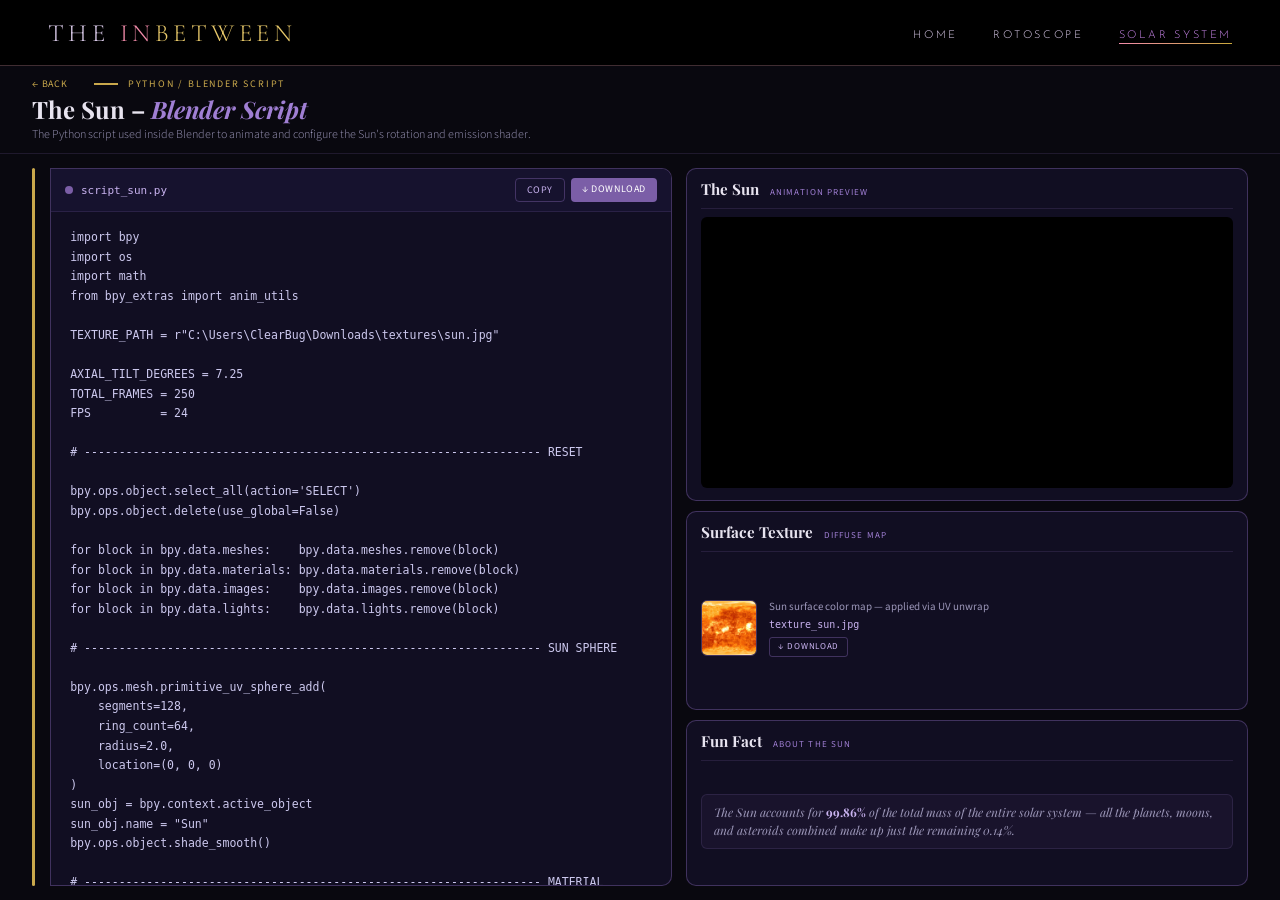
<file: sun_script.html>
<!DOCTYPE html>
<html lang="en">
<head>
  <meta charset="UTF-8"/>
  <meta name="viewport" content="width=device-width, initial-scale=1.0"/>
  <title>Sun – Blender Script</title>
  <link rel="preconnect" href="https://fonts.googleapis.com"/>
  <link rel="preconnect" href="https://fonts.gstatic.com" crossorigin/>
  <link href="https://fonts.googleapis.com/css2?family=Cormorant+Garamond:ital,wght@0,300;0,400;0,600;1,300;1,400&family=Josefin+Sans:wght@200;300;400&family=Playfair+Display:ital,wght@0,400;0,700;1,400;1,700&family=Source+Sans+3:wght@300;400;600&display=swap" rel="stylesheet"/>
  <style>
    *{box-sizing:border-box;margin:0;padding:0}
    :root{
      --bg:#09080f;--bg2:#110e22;--bg3:#16122e;
      --gold:#c9a84c;--gold2:#e8c87a;
      --purple:#7B5EA7;--purple2:#a07fd4;--purple3:#c9b3f0;
      --text:#e8e4f0;--muted:#9b96b8;--dim:#4a4665;
      --border:rgba(123,94,167,0.2);--borderl:rgba(123,94,167,0.45);
    }

    /* ── PAGE: exactly viewport height, nothing overflows ── */
    html, body {
      height: 100vh;
      overflow: hidden;
      background: var(--bg);
      color: var(--text);
      font-family: 'Source Sans 3', sans-serif;
      display: flex;
      flex-direction: column;
    }

    /* ── NAV (matches styles.css .navbar, dark-mode override) ── */
    nav {
      flex-shrink: 0;
      display: flex; align-items: center; justify-content: space-between;
      padding: 1.1rem 3rem;
      background: #000;
      border-bottom: 1px solid rgba(255, 179, 198, 0.25);
    }
    .nav-logo{
      font-family:'Cormorant Garamond',serif;
      font-size:1.55rem;font-weight:300;
      letter-spacing:0.18em;text-transform:uppercase;
      color:#e0d0f0;text-decoration:none;
    }
    .nav-logo .accent-pink{color:#f28baa;}
    .nav-logo .accent-gold{color:#e8c96a;}
    .nav-links{display:flex;gap:2.2rem;align-items:center;list-style:none;}
    .nav-links a{
      font-family:'Josefin Sans','Source Sans 3',sans-serif;
      font-size:0.68rem;font-weight:300;
      letter-spacing:0.24em;text-transform:uppercase;
      color:#e0d0f0;text-decoration:none;
      position:relative;padding-bottom:3px;
      transition:color 0.3s;
    }
    .nav-links a::after{
      content:'';position:absolute;bottom:0;left:0;
      width:0;height:1px;
      background:linear-gradient(90deg,#f28baa,#c9a83c);
      transition:width 0.3s;
    }
    .nav-links a:hover{color:#cc88ee;}
    .nav-links a:hover::after{width:100%;}
    .nav-links a.active{color:#cc88ee;}
    .nav-links a.active::after{width:100%;}

    /* ── HERO: compact ── */
    .page-hero {
      flex-shrink: 0;
      padding: 0.7rem 2rem 0.6rem;
      border-bottom: 0.5px solid var(--border);
    }
    .hero-eyebrow{display:flex;align-items:center;gap:10px;margin-bottom:0.3rem;}
    .hero-line{width:24px;height:2px;background:var(--gold);}
    .hero-label{font-size:10px;letter-spacing:0.18em;text-transform:uppercase;color:var(--gold);}
    .back-link{font-size:10px;letter-spacing:0.08em;text-transform:uppercase;color:var(--gold);text-decoration:none;margin-right:1rem;}
    .back-link:hover{color:var(--gold2);}
    .hero-title{font-family:'Playfair Display',serif;font-size:1.5rem;font-weight:700;color:var(--text);line-height:1.15;}
    .hero-title em{color:var(--purple2);font-style:italic;}
    .hero-sub{font-size:12px;color:var(--muted);font-weight:300;line-height:1.5;margin-top:2px;}

    /* ── MAIN GRID: fills remaining height ── */
    .content {
      flex: 1;
      min-height: 0;           /* critical — lets flex child shrink */
      display: grid;
      grid-template-columns: 1fr 1fr;
      gap: 14px;
      padding: 14px 2rem;
    }

    /* ── LEFT: script panel ── */
    .left-wrap{position:relative;padding-left:18px;display:flex;flex-direction:column;min-height:0;}
    .accent-bar{position:absolute;left:0;top:0;bottom:0;width:3px;background:var(--gold);border-radius:2px;}
    .script-panel{background:var(--bg2);border:0.5px solid var(--borderl);border-radius:0 10px 10px 0;display:flex;flex-direction:column;flex:1;min-height:0;overflow:hidden;}
    .code-header{flex-shrink:0;display:flex;align-items:center;justify-content:space-between;padding:9px 14px;background:var(--bg3);border-bottom:0.5px solid var(--border);}
    .code-header-left{display:flex;align-items:center;gap:8px;}
    .lang-dot{width:8px;height:8px;border-radius:50%;background:var(--purple);}
    .filename{font-size:11px;color:var(--purple3);font-family:'Consolas',monospace;}
    .btn-row{display:flex;gap:6px;}
    .copy-btn{font-size:10px;padding:4px 11px;border-radius:4px;cursor:pointer;background:transparent;color:var(--purple3);border:0.5px solid var(--borderl);font-family:inherit;letter-spacing:0.06em;text-transform:uppercase;transition:background 0.15s;}
    .copy-btn:hover{background:rgba(123,94,167,0.2);}
    .dl-btn{font-size:10px;padding:4px 11px;border-radius:4px;cursor:pointer;background:var(--purple);color:#fff;border:none;font-family:inherit;text-decoration:none;letter-spacing:0.06em;text-transform:uppercase;transition:background 0.15s;}
    .dl-btn:hover{background:var(--purple2);}

    /* ── SCROLLABLE CODE ── */
    .code-scroll{flex:1;overflow-y:auto;overflow-x:auto;min-height:0;}
    .code-scroll::-webkit-scrollbar{width:5px;height:5px;}
    .code-scroll::-webkit-scrollbar-track{background:var(--bg3);}
    .code-scroll::-webkit-scrollbar-thumb{background:var(--purple);border-radius:3px;}
    pre{padding:1rem 1.2rem;font-size:11.5px;line-height:1.7;font-family:'Consolas','Monaco',monospace;color:#ccc8ee;white-space:pre;}

    /* ── RIGHT: 3 stacked panels ── */
    .right-col{display:grid;grid-template-rows:2fr 1.2fr 1fr;gap:10px;min-height:0;}
    .media-card{background:var(--bg2);border:0.5px solid var(--borderl);border-radius:10px;overflow:hidden;display:flex;flex-direction:column;min-height:0;}
    .card-head{flex-shrink:0;padding:10px 14px 7px;}
    .card-name{font-family:'Playfair Display',serif;font-size:0.95rem;font-weight:700;color:var(--text);}
    .card-tag{font-size:9px;letter-spacing:0.12em;text-transform:uppercase;color:var(--purple2);margin-left:8px;font-family:'Source Sans 3',sans-serif;}
    .card-divider{flex-shrink:0;height:0.5px;background:var(--border);margin:0 14px;}

    /* video fills its card */
    .video-wrap{flex:1;margin:8px 14px 12px;border-radius:6px;overflow:hidden;min-height:0;background:#000;}
    .video-wrap video{width:100%;height:100%;object-fit:cover;display:block;}

    /* texture row */
    .texture-fill{flex:1;display:flex;align-items:center;gap:12px;padding:8px 14px 12px;min-height:0;}
    .tex-thumb{width:56px;height:56px;border-radius:6px;object-fit:cover;border:0.5px solid var(--borderl);flex-shrink:0;}
    .tex-info{font-size:11px;color:var(--muted);line-height:1.5;}
    .tex-filename{font-size:10px;color:var(--purple3);font-family:monospace;margin-top:2px;}
    .tex-dl{display:inline-block;margin-top:5px;font-size:9px;letter-spacing:0.08em;text-transform:uppercase;color:var(--purple3);border:0.5px solid var(--borderl);padding:2px 8px;text-decoration:none;border-radius:3px;transition:background 0.15s;}
    .tex-dl:hover{background:rgba(123,94,167,0.2);}

    /* fun fact */
    .fact-fill{flex:1;padding:7px 14px 10px;display:flex;align-items:center;min-height:0;}
    .fact-inner{padding:8px 12px;background:rgba(123,94,167,0.08);border:0.5px solid var(--border);border-radius:6px;width:100%;}
    .fact-inner p{font-size:12px;color:var(--muted);line-height:1.55;font-style:italic;font-family:'Playfair Display',serif;}
    .fact-inner strong{color:var(--purple3);font-style:normal;}
  </style>
</head>
<body>

<nav>
  <a href="index.html" class="nav-logo">The <span class="accent-pink">In</span><span class="accent-gold">between</span></a>
  <ul class="nav-links">
    <li><a href="index.html">Home</a></li>
     
    <li><a href="rotoscope.html">Rotoscope</a></li>
    <li><a href="solar-system.html" class="active">Solar System</a></li>
     
  </ul>
</nav>

<div class="page-hero">
  <div class="hero-eyebrow">
    <a class="back-link" href="solar-system.html">← Back</a>
    <div class="hero-line"></div>
    <span class="hero-label">Python / Blender Script</span>
  </div>
  <h1 class="hero-title">The Sun – <em>Blender Script</em></h1>
  <p class="hero-sub">The Python script used inside Blender to animate and configure the Sun's rotation and emission shader.</p>
</div>

<div class="content">

  <!-- LEFT: scrollable script -->
  <div class="left-wrap">
    <div class="accent-bar"></div>
    <div class="script-panel">
      <div class="code-header">
        <div class="code-header-left">
          <span class="lang-dot"></span>
          <span class="filename">script_sun.py</span>
        </div>
        <div class="btn-row">
          <button class="copy-btn" id="copyBtn">Copy</button>
          <a class="dl-btn" href="script/script_sun.py" download="script_sun.py">↓ Download</a>
        </div>
      </div>
      <div class="code-scroll">
        <pre id="codeBlock">Loading script...</pre>
      </div>
    </div>
  </div>

  <!-- RIGHT: 3 panels -->
  <div class="right-col">

    <!-- Video -->
    <div class="media-card">
      <div class="card-head">
        <span class="card-name">The Sun</span>
        <span class="card-tag">Animation Preview</span>
      </div>
      <div class="card-divider"></div>
      <div class="video-wrap">
        <video src="videos/sun.mp4" autoplay loop muted playsinline></video>
      </div>
    </div>

    <!-- Texture -->
    <div class="media-card">
      <div class="card-head">
        <span class="card-name">Surface Texture</span>
        <span class="card-tag">Diffuse Map</span>
      </div>
      <div class="card-divider"></div>
      <div class="texture-fill">
        <img class="tex-thumb" src="textures/texture_sun.jpg" alt="Sun texture"/>
        <div class="tex-info">
          Sun surface color map — applied via UV unwrap
          <div class="tex-filename">texture_sun.jpg</div>
          <a class="tex-dl" href="textures/texture_sun.jpg" download="texture_sun.jpg">↓ Download</a>
        </div>
      </div>
    </div>

    <!-- Fun Fact -->
    <div class="media-card">
      <div class="card-head">
        <span class="card-name">Fun Fact</span>
        <span class="card-tag">About the Sun</span>
      </div>
      <div class="card-divider"></div>
      <div class="fact-fill">
        <div class="fact-inner">
          <p>The Sun accounts for <strong>99.86%</strong> of the total mass of the entire solar system — all the planets, moons, and asteroids combined make up just the remaining 0.14%.</p>
        </div>
      </div>
    </div>

  </div>
</div>

<script>
(function () {
  'use strict';
  var codeBlock = document.getElementById('codeBlock');
  var copyBtn   = document.getElementById('copyBtn');

  fetch('script/script_sun.py')
    .then(function(res) {
      if (!res.ok) throw new Error('not found');
      return res.text();
    })
    .then(function(text) {
      codeBlock.textContent = text;
    })
    .catch(function() {
      codeBlock.textContent = 'Could not load script/script_sun.py — make sure the file exists in your project folder.';
    });

  copyBtn.addEventListener('click', function () {
    navigator.clipboard.writeText(codeBlock.innerText).then(function () {
      copyBtn.textContent = 'Copied!';
      setTimeout(function () { copyBtn.textContent = 'Copy'; }, 2000);
    }).catch(function () {
      copyBtn.textContent = 'Failed';
      setTimeout(function () { copyBtn.textContent = 'Copy'; }, 2000);
    });
  });
})();
</script>

</body>
</html>
</file>
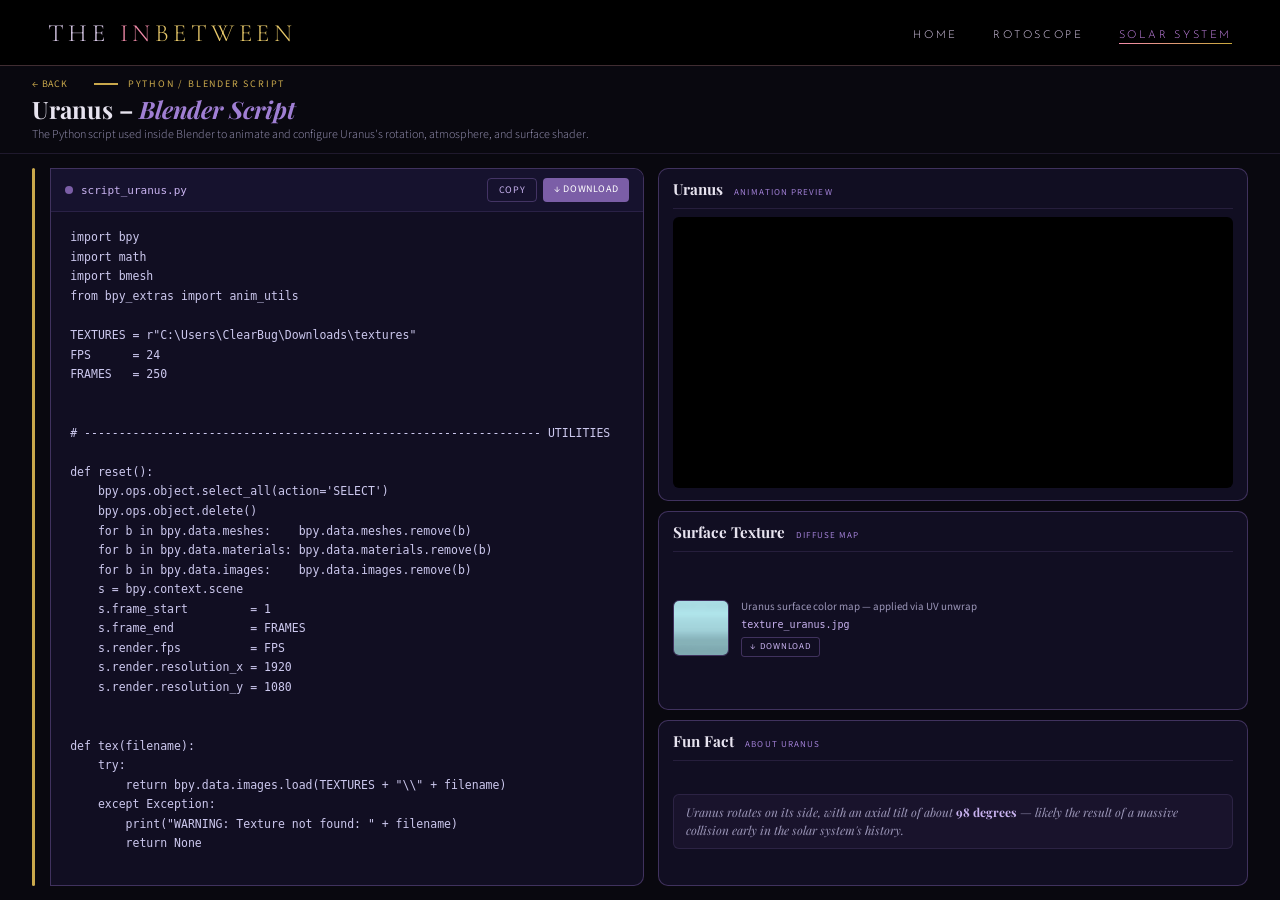
<file: uranus_script.html>
<!DOCTYPE html>
<html lang="en">
<head>
  <meta charset="UTF-8"/>
  <meta name="viewport" content="width=device-width, initial-scale=1.0"/>
  <title>Uranus – Blender Script</title>
  <link rel="preconnect" href="https://fonts.googleapis.com"/>
  <link rel="preconnect" href="https://fonts.gstatic.com" crossorigin/>
  <link href="https://fonts.googleapis.com/css2?family=Cormorant+Garamond:ital,wght@0,300;0,400;0,600;1,300;1,400&family=Josefin+Sans:wght@200;300;400&family=Playfair+Display:ital,wght@0,400;0,700;1,400;1,700&family=Source+Sans+3:wght@300;400;600&display=swap" rel="stylesheet"/>
  <style>
    *{box-sizing:border-box;margin:0;padding:0}
    :root{
      --bg:#09080f;--bg2:#110e22;--bg3:#16122e;
      --gold:#c9a84c;--gold2:#e8c87a;
      --purple:#7B5EA7;--purple2:#a07fd4;--purple3:#c9b3f0;
      --text:#e8e4f0;--muted:#9b96b8;--dim:#4a4665;
      --border:rgba(123,94,167,0.2);--borderl:rgba(123,94,167,0.45);
    }

    /* ── PAGE: exactly viewport height, nothing overflows ── */
    html, body {
      height: 100vh;
      overflow: hidden;
      background: var(--bg);
      color: var(--text);
      font-family: 'Source Sans 3', sans-serif;
      display: flex;
      flex-direction: column;
    }

    /* ── NAV (matches styles.css .navbar, dark-mode override) ── */
    nav {
      flex-shrink: 0;
      display: flex; align-items: center; justify-content: space-between;
      padding: 1.1rem 3rem;
      background: #000;
      border-bottom: 1px solid rgba(255, 179, 198, 0.25);
    }
    .nav-logo{
      font-family:'Cormorant Garamond',serif;
      font-size:1.55rem;font-weight:300;
      letter-spacing:0.18em;text-transform:uppercase;
      color:#e0d0f0;text-decoration:none;
    }
    .nav-logo .accent-pink{color:#f28baa;}
    .nav-logo .accent-gold{color:#e8c96a;}
    .nav-links{display:flex;gap:2.2rem;align-items:center;list-style:none;}
    .nav-links a{
      font-family:'Josefin Sans','Source Sans 3',sans-serif;
      font-size:0.68rem;font-weight:300;
      letter-spacing:0.24em;text-transform:uppercase;
      color:#e0d0f0;text-decoration:none;
      position:relative;padding-bottom:3px;
      transition:color 0.3s;
    }
    .nav-links a::after{
      content:'';position:absolute;bottom:0;left:0;
      width:0;height:1px;
      background:linear-gradient(90deg,#f28baa,#c9a83c);
      transition:width 0.3s;
    }
    .nav-links a:hover{color:#cc88ee;}
    .nav-links a:hover::after{width:100%;}
    .nav-links a.active{color:#cc88ee;}
    .nav-links a.active::after{width:100%;}

    /* ── HERO: compact ── */
    .page-hero {
      flex-shrink: 0;
      padding: 0.7rem 2rem 0.6rem;
      border-bottom: 0.5px solid var(--border);
    }
    .hero-eyebrow{display:flex;align-items:center;gap:10px;margin-bottom:0.3rem;}
    .hero-line{width:24px;height:2px;background:var(--gold);}
    .hero-label{font-size:10px;letter-spacing:0.18em;text-transform:uppercase;color:var(--gold);}
    .back-link{font-size:10px;letter-spacing:0.08em;text-transform:uppercase;color:var(--gold);text-decoration:none;margin-right:1rem;}
    .back-link:hover{color:var(--gold2);}
    .hero-title{font-family:'Playfair Display',serif;font-size:1.5rem;font-weight:700;color:var(--text);line-height:1.15;}
    .hero-title em{color:var(--purple2);font-style:italic;}
    .hero-sub{font-size:12px;color:var(--muted);font-weight:300;line-height:1.5;margin-top:2px;}

    /* ── MAIN GRID: fills remaining height ── */
    .content {
      flex: 1;
      min-height: 0;           /* critical — lets flex child shrink */
      display: grid;
      grid-template-columns: 1fr 1fr;
      gap: 14px;
      padding: 14px 2rem;
    }

    /* ── LEFT: script panel ── */
    .left-wrap{position:relative;padding-left:18px;display:flex;flex-direction:column;min-height:0;}
    .accent-bar{position:absolute;left:0;top:0;bottom:0;width:3px;background:var(--gold);border-radius:2px;}
    .script-panel{background:var(--bg2);border:0.5px solid var(--borderl);border-radius:0 10px 10px 0;display:flex;flex-direction:column;flex:1;min-height:0;overflow:hidden;}
    .code-header{flex-shrink:0;display:flex;align-items:center;justify-content:space-between;padding:9px 14px;background:var(--bg3);border-bottom:0.5px solid var(--border);}
    .code-header-left{display:flex;align-items:center;gap:8px;}
    .lang-dot{width:8px;height:8px;border-radius:50%;background:var(--purple);}
    .filename{font-size:11px;color:var(--purple3);font-family:'Consolas',monospace;}
    .btn-row{display:flex;gap:6px;}
    .copy-btn{font-size:10px;padding:4px 11px;border-radius:4px;cursor:pointer;background:transparent;color:var(--purple3);border:0.5px solid var(--borderl);font-family:inherit;letter-spacing:0.06em;text-transform:uppercase;transition:background 0.15s;}
    .copy-btn:hover{background:rgba(123,94,167,0.2);}
    .dl-btn{font-size:10px;padding:4px 11px;border-radius:4px;cursor:pointer;background:var(--purple);color:#fff;border:none;font-family:inherit;text-decoration:none;letter-spacing:0.06em;text-transform:uppercase;transition:background 0.15s;}
    .dl-btn:hover{background:var(--purple2);}

    /* ── SCROLLABLE CODE ── */
    .code-scroll{flex:1;overflow-y:auto;overflow-x:auto;min-height:0;}
    .code-scroll::-webkit-scrollbar{width:5px;height:5px;}
    .code-scroll::-webkit-scrollbar-track{background:var(--bg3);}
    .code-scroll::-webkit-scrollbar-thumb{background:var(--purple);border-radius:3px;}
    pre{padding:1rem 1.2rem;font-size:11.5px;line-height:1.7;font-family:'Consolas','Monaco',monospace;color:#ccc8ee;white-space:pre;}

    /* ── RIGHT: 3 stacked panels ── */
    .right-col{display:grid;grid-template-rows:2fr 1.2fr 1fr;gap:10px;min-height:0;}
    .media-card{background:var(--bg2);border:0.5px solid var(--borderl);border-radius:10px;overflow:hidden;display:flex;flex-direction:column;min-height:0;}
    .card-head{flex-shrink:0;padding:10px 14px 7px;}
    .card-name{font-family:'Playfair Display',serif;font-size:0.95rem;font-weight:700;color:var(--text);}
    .card-tag{font-size:9px;letter-spacing:0.12em;text-transform:uppercase;color:var(--purple2);margin-left:8px;font-family:'Source Sans 3',sans-serif;}
    .card-divider{flex-shrink:0;height:0.5px;background:var(--border);margin:0 14px;}

    /* video fills its card */
    .video-wrap{flex:1;margin:8px 14px 12px;border-radius:6px;overflow:hidden;min-height:0;background:#000;}
    .video-wrap video{width:100%;height:100%;object-fit:cover;display:block;}

    /* texture row */
    .texture-fill{flex:1;display:flex;align-items:center;gap:12px;padding:8px 14px 12px;min-height:0;}
    .tex-thumb{width:56px;height:56px;border-radius:6px;object-fit:cover;border:0.5px solid var(--borderl);flex-shrink:0;}
    .tex-info{font-size:11px;color:var(--muted);line-height:1.5;}
    .tex-filename{font-size:10px;color:var(--purple3);font-family:monospace;margin-top:2px;}
    .tex-dl{display:inline-block;margin-top:5px;font-size:9px;letter-spacing:0.08em;text-transform:uppercase;color:var(--purple3);border:0.5px solid var(--borderl);padding:2px 8px;text-decoration:none;border-radius:3px;transition:background 0.15s;}
    .tex-dl:hover{background:rgba(123,94,167,0.2);}

    /* fun fact */
    .fact-fill{flex:1;padding:7px 14px 10px;display:flex;align-items:center;min-height:0;}
    .fact-inner{padding:8px 12px;background:rgba(123,94,167,0.08);border:0.5px solid var(--border);border-radius:6px;width:100%;}
    .fact-inner p{font-size:12px;color:var(--muted);line-height:1.55;font-style:italic;font-family:'Playfair Display',serif;}
    .fact-inner strong{color:var(--purple3);font-style:normal;}
  </style>
</head>
<body>

<nav>
  <a href="index.html" class="nav-logo">The <span class="accent-pink">In</span><span class="accent-gold">between</span></a>
  <ul class="nav-links">
    <li><a href="index.html">Home</a></li>
     
    <li><a href="rotoscope.html">Rotoscope</a></li>
    <li><a href="solar-system.html" class="active">Solar System</a></li>
     
  </ul>
</nav>

<div class="page-hero">
  <div class="hero-eyebrow">
    <a class="back-link" href="solar-system.html">← Back</a>
    <div class="hero-line"></div>
    <span class="hero-label">Python / Blender Script</span>
  </div>
  <h1 class="hero-title">Uranus – <em>Blender Script</em></h1>
  <p class="hero-sub">The Python script used inside Blender to animate and configure Uranus's rotation, atmosphere, and surface shader.</p>
</div>

<div class="content">

  <!-- LEFT: scrollable script -->
  <div class="left-wrap">
    <div class="accent-bar"></div>
    <div class="script-panel">
      <div class="code-header">
        <div class="code-header-left">
          <span class="lang-dot"></span>
          <span class="filename">script_uranus.py</span>
        </div>
        <div class="btn-row">
          <button class="copy-btn" id="copyBtn">Copy</button>
          <a class="dl-btn" href="script/script_uranus.py" download="script_uranus.py">↓ Download</a>
        </div>
      </div>
      <div class="code-scroll">
        <pre id="codeBlock">Loading script...</pre>
      </div>
    </div>
  </div>

  <!-- RIGHT: 3 panels -->
  <div class="right-col">

    <!-- Video -->
    <div class="media-card">
      <div class="card-head">
        <span class="card-name">Uranus</span>
        <span class="card-tag">Animation Preview</span>
      </div>
      <div class="card-divider"></div>
      <div class="video-wrap">
        <video src="videos/uranus.mp4" autoplay loop muted playsinline></video>
      </div>
    </div>

    <!-- Texture -->
    <div class="media-card">
      <div class="card-head">
        <span class="card-name">Surface Texture</span>
        <span class="card-tag">Diffuse Map</span>
      </div>
      <div class="card-divider"></div>
      <div class="texture-fill">
        <img class="tex-thumb" src="textures/texture_uranus.jpg" alt="Uranus texture"/>
        <div class="tex-info">
          Uranus surface color map — applied via UV unwrap
          <div class="tex-filename">texture_uranus.jpg</div>
          <a class="tex-dl" href="textures/texture_uranus.jpg" download="texture_uranus.jpg">↓ Download</a>
        </div>
      </div>
    </div>

    <!-- Fun Fact -->
    <div class="media-card">
      <div class="card-head">
        <span class="card-name">Fun Fact</span>
        <span class="card-tag">About Uranus</span>
      </div>
      <div class="card-divider"></div>
      <div class="fact-fill">
        <div class="fact-inner">
          <p>Uranus rotates on its side, with an axial tilt of about <strong>98 degrees</strong> — likely the result of a massive collision early in the solar system's history.</p>
        </div>
      </div>
    </div>

  </div>
</div>

<script>
(function () {
  'use strict';
  var codeBlock = document.getElementById('codeBlock');
  var copyBtn   = document.getElementById('copyBtn');

  fetch('script/script_uranus.py')
    .then(function(res) {
      if (!res.ok) throw new Error('not found');
      return res.text();
    })
    .then(function(text) {
      codeBlock.textContent = text;
    })
    .catch(function() {
      codeBlock.textContent = 'Could not load script/script_uranus.py — make sure the file exists in your project folder.';
    });

  copyBtn.addEventListener('click', function () {
    navigator.clipboard.writeText(codeBlock.innerText).then(function () {
      copyBtn.textContent = 'Copied!';
      setTimeout(function () { copyBtn.textContent = 'Copy'; }, 2000);
    }).catch(function () {
      copyBtn.textContent = 'Failed';
      setTimeout(function () { copyBtn.textContent = 'Copy'; }, 2000);
    });
  });
})();
</script>

</body>
</html>
</file>
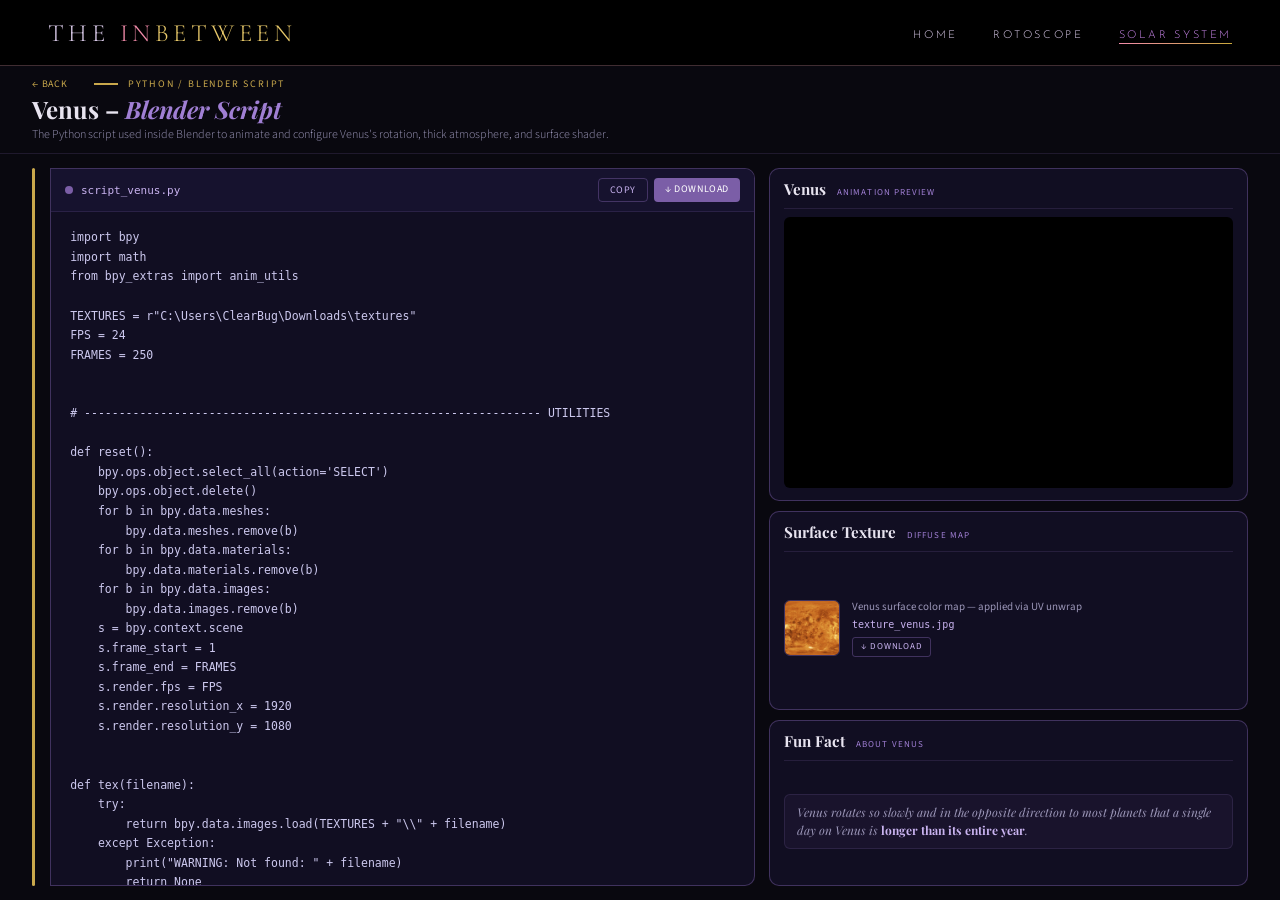
<file: venus_script.html>
<!DOCTYPE html>
<html lang="en">
<head>
  <meta charset="UTF-8"/>
  <meta name="viewport" content="width=device-width, initial-scale=1.0"/>
  <title>Venus – Blender Script</title>
  <link rel="preconnect" href="https://fonts.googleapis.com"/>
  <link rel="preconnect" href="https://fonts.gstatic.com" crossorigin/>
  <link href="https://fonts.googleapis.com/css2?family=Cormorant+Garamond:ital,wght@0,300;0,400;0,600;1,300;1,400&family=Josefin+Sans:wght@200;300;400&family=Playfair+Display:ital,wght@0,400;0,700;1,400;1,700&family=Source+Sans+3:wght@300;400;600&display=swap" rel="stylesheet"/>
  <style>
    *{box-sizing:border-box;margin:0;padding:0}
    :root{
      --bg:#09080f;--bg2:#110e22;--bg3:#16122e;
      --gold:#c9a84c;--gold2:#e8c87a;
      --purple:#7B5EA7;--purple2:#a07fd4;--purple3:#c9b3f0;
      --text:#e8e4f0;--muted:#9b96b8;--dim:#4a4665;
      --border:rgba(123,94,167,0.2);--borderl:rgba(123,94,167,0.45);
    }

    /* ── PAGE: exactly viewport height, nothing overflows ── */
    html, body {
      height: 100vh;
      overflow: hidden;
      background: var(--bg);
      color: var(--text);
      font-family: 'Source Sans 3', sans-serif;
      display: flex;
      flex-direction: column;
    }

    /* ── NAV (matches styles.css .navbar, dark-mode override) ── */
    nav {
      flex-shrink: 0;
      display: flex; align-items: center; justify-content: space-between;
      padding: 1.1rem 3rem;
      background: #000;
      border-bottom: 1px solid rgba(255, 179, 198, 0.25);
    }
    .nav-logo{
      font-family:'Cormorant Garamond',serif;
      font-size:1.55rem;font-weight:300;
      letter-spacing:0.18em;text-transform:uppercase;
      color:#e0d0f0;text-decoration:none;
    }
    .nav-logo .accent-pink{color:#f28baa;}
    .nav-logo .accent-gold{color:#e8c96a;}
    .nav-links{display:flex;gap:2.2rem;align-items:center;list-style:none;}
    .nav-links a{
      font-family:'Josefin Sans','Source Sans 3',sans-serif;
      font-size:0.68rem;font-weight:300;
      letter-spacing:0.24em;text-transform:uppercase;
      color:#e0d0f0;text-decoration:none;
      position:relative;padding-bottom:3px;
      transition:color 0.3s;
    }
    .nav-links a::after{
      content:'';position:absolute;bottom:0;left:0;
      width:0;height:1px;
      background:linear-gradient(90deg,#f28baa,#c9a83c);
      transition:width 0.3s;
    }
    .nav-links a:hover{color:#cc88ee;}
    .nav-links a:hover::after{width:100%;}
    .nav-links a.active{color:#cc88ee;}
    .nav-links a.active::after{width:100%;}

    /* ── HERO: compact ── */
    .page-hero {
      flex-shrink: 0;
      padding: 0.7rem 2rem 0.6rem;
      border-bottom: 0.5px solid var(--border);
    }
    .hero-eyebrow{display:flex;align-items:center;gap:10px;margin-bottom:0.3rem;}
    .hero-line{width:24px;height:2px;background:var(--gold);}
    .hero-label{font-size:10px;letter-spacing:0.18em;text-transform:uppercase;color:var(--gold);}
    .back-link{font-size:10px;letter-spacing:0.08em;text-transform:uppercase;color:var(--gold);text-decoration:none;margin-right:1rem;}
    .back-link:hover{color:var(--gold2);}
    .hero-title{font-family:'Playfair Display',serif;font-size:1.5rem;font-weight:700;color:var(--text);line-height:1.15;}
    .hero-title em{color:var(--purple2);font-style:italic;}
    .hero-sub{font-size:12px;color:var(--muted);font-weight:300;line-height:1.5;margin-top:2px;}

    /* ── MAIN GRID: fills remaining height ── */
    .content {
      flex: 1;
      min-height: 0;           /* critical — lets flex child shrink */
      display: grid;
      grid-template-columns: 1fr 1fr;
      gap: 14px;
      padding: 14px 2rem;
    }

    /* ── LEFT: script panel ── */
    .left-wrap{position:relative;padding-left:18px;display:flex;flex-direction:column;min-height:0;}
    .accent-bar{position:absolute;left:0;top:0;bottom:0;width:3px;background:var(--gold);border-radius:2px;}
    .script-panel{background:var(--bg2);border:0.5px solid var(--borderl);border-radius:0 10px 10px 0;display:flex;flex-direction:column;flex:1;min-height:0;overflow:hidden;}
    .code-header{flex-shrink:0;display:flex;align-items:center;justify-content:space-between;padding:9px 14px;background:var(--bg3);border-bottom:0.5px solid var(--border);}
    .code-header-left{display:flex;align-items:center;gap:8px;}
    .lang-dot{width:8px;height:8px;border-radius:50%;background:var(--purple);}
    .filename{font-size:11px;color:var(--purple3);font-family:'Consolas',monospace;}
    .btn-row{display:flex;gap:6px;}
    .copy-btn{font-size:10px;padding:4px 11px;border-radius:4px;cursor:pointer;background:transparent;color:var(--purple3);border:0.5px solid var(--borderl);font-family:inherit;letter-spacing:0.06em;text-transform:uppercase;transition:background 0.15s;}
    .copy-btn:hover{background:rgba(123,94,167,0.2);}
    .dl-btn{font-size:10px;padding:4px 11px;border-radius:4px;cursor:pointer;background:var(--purple);color:#fff;border:none;font-family:inherit;text-decoration:none;letter-spacing:0.06em;text-transform:uppercase;transition:background 0.15s;}
    .dl-btn:hover{background:var(--purple2);}

    /* ── SCROLLABLE CODE ── */
    .code-scroll{flex:1;overflow-y:auto;overflow-x:auto;min-height:0;}
    .code-scroll::-webkit-scrollbar{width:5px;height:5px;}
    .code-scroll::-webkit-scrollbar-track{background:var(--bg3);}
    .code-scroll::-webkit-scrollbar-thumb{background:var(--purple);border-radius:3px;}
    pre{padding:1rem 1.2rem;font-size:11.5px;line-height:1.7;font-family:'Consolas','Monaco',monospace;color:#ccc8ee;white-space:pre;}

    /* ── RIGHT: 3 stacked panels ── */
    .right-col{display:grid;grid-template-rows:2fr 1.2fr 1fr;gap:10px;min-height:0;}
    .media-card{background:var(--bg2);border:0.5px solid var(--borderl);border-radius:10px;overflow:hidden;display:flex;flex-direction:column;min-height:0;}
    .card-head{flex-shrink:0;padding:10px 14px 7px;}
    .card-name{font-family:'Playfair Display',serif;font-size:0.95rem;font-weight:700;color:var(--text);}
    .card-tag{font-size:9px;letter-spacing:0.12em;text-transform:uppercase;color:var(--purple2);margin-left:8px;font-family:'Source Sans 3',sans-serif;}
    .card-divider{flex-shrink:0;height:0.5px;background:var(--border);margin:0 14px;}

    /* video fills its card */
    .video-wrap{flex:1;margin:8px 14px 12px;border-radius:6px;overflow:hidden;min-height:0;background:#000;}
    .video-wrap video{width:100%;height:100%;object-fit:cover;display:block;}

    /* texture row */
    .texture-fill{flex:1;display:flex;align-items:center;gap:12px;padding:8px 14px 12px;min-height:0;}
    .tex-thumb{width:56px;height:56px;border-radius:6px;object-fit:cover;border:0.5px solid var(--borderl);flex-shrink:0;}
    .tex-info{font-size:11px;color:var(--muted);line-height:1.5;}
    .tex-filename{font-size:10px;color:var(--purple3);font-family:monospace;margin-top:2px;}
    .tex-dl{display:inline-block;margin-top:5px;font-size:9px;letter-spacing:0.08em;text-transform:uppercase;color:var(--purple3);border:0.5px solid var(--borderl);padding:2px 8px;text-decoration:none;border-radius:3px;transition:background 0.15s;}
    .tex-dl:hover{background:rgba(123,94,167,0.2);}

    /* fun fact */
    .fact-fill{flex:1;padding:7px 14px 10px;display:flex;align-items:center;min-height:0;}
    .fact-inner{padding:8px 12px;background:rgba(123,94,167,0.08);border:0.5px solid var(--border);border-radius:6px;width:100%;}
    .fact-inner p{font-size:12px;color:var(--muted);line-height:1.55;font-style:italic;font-family:'Playfair Display',serif;}
    .fact-inner strong{color:var(--purple3);font-style:normal;}
  </style>
</head>
<body>

<nav>
  <a href="index.html" class="nav-logo">The <span class="accent-pink">In</span><span class="accent-gold">between</span></a>
  <ul class="nav-links">
    <li><a href="index.html">Home</a></li>
     
    <li><a href="rotoscope.html">Rotoscope</a></li>
    <li><a href="solar-system.html" class="active">Solar System</a></li>
     
  </ul>
</nav>

<div class="page-hero">
  <div class="hero-eyebrow">
    <a class="back-link" href="solar-system.html">← Back</a>
    <div class="hero-line"></div>
    <span class="hero-label">Python / Blender Script</span>
  </div>
  <h1 class="hero-title">Venus – <em>Blender Script</em></h1>
  <p class="hero-sub">The Python script used inside Blender to animate and configure Venus's rotation, thick atmosphere, and surface shader.</p>
</div>

<div class="content">

  <!-- LEFT: scrollable script -->
  <div class="left-wrap">
    <div class="accent-bar"></div>
    <div class="script-panel">
      <div class="code-header">
        <div class="code-header-left">
          <span class="lang-dot"></span>
          <span class="filename">script_venus.py</span>
        </div>
        <div class="btn-row">
          <button class="copy-btn" id="copyBtn">Copy</button>
          <a class="dl-btn" href="script/script_venus.py" download="script_venus.py">↓ Download</a>
        </div>
      </div>
      <div class="code-scroll">
        <pre id="codeBlock">Loading script...</pre>
      </div>
    </div>
  </div>

  <!-- RIGHT: 3 panels -->
  <div class="right-col">

    <!-- Video -->
    <div class="media-card">
      <div class="card-head">
        <span class="card-name">Venus</span>
        <span class="card-tag">Animation Preview</span>
      </div>
      <div class="card-divider"></div>
      <div class="video-wrap">
        <video src="videos/venus.mp4" autoplay loop muted playsinline></video>
      </div>
    </div>

    <!-- Texture -->
    <div class="media-card">
      <div class="card-head">
        <span class="card-name">Surface Texture</span>
        <span class="card-tag">Diffuse Map</span>
      </div>
      <div class="card-divider"></div>
      <div class="texture-fill">
        <img class="tex-thumb" src="textures/texture_venus.jpg" alt="Venus texture"/>
        <div class="tex-info">
          Venus surface color map — applied via UV unwrap
          <div class="tex-filename">texture_venus.jpg</div>
          <a class="tex-dl" href="textures/texture_venus.jpg" download="texture_venus.jpg">↓ Download</a>
        </div>
      </div>
    </div>

    <!-- Fun Fact -->
    <div class="media-card">
      <div class="card-head">
        <span class="card-name">Fun Fact</span>
        <span class="card-tag">About Venus</span>
      </div>
      <div class="card-divider"></div>
      <div class="fact-fill">
        <div class="fact-inner">
          <p>Venus rotates so slowly and in the opposite direction to most planets that a single day on Venus is <strong>longer than its entire year</strong>.</p>
        </div>
      </div>
    </div>

  </div>
</div>

<script>
(function () {
  'use strict';
  var codeBlock = document.getElementById('codeBlock');
  var copyBtn   = document.getElementById('copyBtn');

  fetch('script/script_venus.py')
    .then(function(res) {
      if (!res.ok) throw new Error('not found');
      return res.text();
    })
    .then(function(text) {
      codeBlock.textContent = text;
    })
    .catch(function() {
      codeBlock.textContent = 'Could not load script/script_venus.py — make sure the file exists in your project folder.';
    });

  copyBtn.addEventListener('click', function () {
    navigator.clipboard.writeText(codeBlock.innerText).then(function () {
      copyBtn.textContent = 'Copied!';
      setTimeout(function () { copyBtn.textContent = 'Copy'; }, 2000);
    }).catch(function () {
      copyBtn.textContent = 'Failed';
      setTimeout(function () { copyBtn.textContent = 'Copy'; }, 2000);
    });
  });
})();
</script>

</body>
</html>
</file>
<file: styles.css>
/* ================================================
   THE INBETWEEN — Shared Styles
================================================ */
:root {
  --pink-whisper:   #fff5f7;
  --pink-blush:     #ffe8ee;
  --pink-light:     #ffd1dc;
  --pink-soft:      #ffb3c6;
  --pink-rose:      #f28baa;
  --pink-deep:      #c9607a;

  --gold-pale:      #fef7e0;
  --gold-light:     #f7e4a0;
  --gold-warm:      #e8c96a;
  --gold-rich:      #c9a83c;
  --gold-deep:      #a07a20;

  --purple-pale:    #f5f0ff;
  --purple-soft:    #ddd0f5;
  --purple-mid:     #b89ee0;
  --purple-rich:    #8a65c8;
  --purple-deep:    #5e3d9a;

  --cream:          #fffbfc;
  --white:          #ffffff;
  --text-dark:      #2e1a28;
  --text-mid:       #6b3a52;
  --text-soft:      #b08090;

  --font-display:   'Cormorant Garamond', serif;
  --font-body:      'Josefin Sans', sans-serif;

  --transition:     0.4s cubic-bezier(0.25, 0.46, 0.45, 0.94);
  --shadow-soft:    0 8px 40px rgba(201, 96, 122, 0.12);
  --shadow-card:    0 4px 24px rgba(201, 96, 122, 0.14);
  --radius:         2px;
}

*, *::before, *::after { box-sizing: border-box; margin: 0; padding: 0; }
html { scroll-behavior: smooth; }
body {
  font-family: var(--font-body);
  background-color: var(--cream);
  color: var(--text-dark);
  line-height: 1.7;
  overflow-x: hidden;
}
img { max-width: 100%; display: block; }
a { text-decoration: none; color: inherit; }
ul { list-style: none; }
.sr-only {
  position: absolute; width: 1px; height: 1px;
  padding: 0; margin: -1px; overflow: hidden;
  clip: rect(0,0,0,0); white-space: nowrap; border: 0;
}

/* ---- NAVBAR ---- */
.navbar {
  position: fixed; top: 0; left: 0;
  width: 100%; z-index: 1000;
  padding: 1.1rem 4rem;
  display: flex; align-items: center; justify-content: space-between;
  background: rgba(255, 251, 252, 0.88);
  backdrop-filter: blur(14px);
  -webkit-backdrop-filter: blur(14px);
  border-bottom: 1px solid rgba(255, 179, 198, 0.25);
  transition: box-shadow var(--transition);
}
.navbar__logo {
  font-family: var(--font-display);
  font-size: 1.55rem; font-weight: 300;
  letter-spacing: 0.18em; text-transform: uppercase;
  color: var(--text-dark);
}
.navbar__logo .accent-pink { color: var(--pink-deep); }
.navbar__logo .accent-gold { color: var(--gold-rich); }

.navbar__links { display: flex; gap: 2.2rem; align-items: center; }
.navbar__links a {
  font-family: var(--font-body);
  font-size: 0.68rem; font-weight: 300;
  letter-spacing: 0.24em; text-transform: uppercase;
  color: var(--text-mid);
  position: relative; padding-bottom: 3px;
  transition: color var(--transition);
}
.navbar__links a::after {
  content: '';
  position: absolute; bottom: 0; left: 0;
  width: 0; height: 1px;
  background: linear-gradient(90deg, var(--pink-deep), var(--gold-rich));
  transition: width var(--transition);
}
.navbar__links a:hover { color: var(--pink-deep); }
.navbar__links a:hover::after { width: 100%; }
.navbar__links a.active { color: var(--pink-deep); }
.navbar__links a.active::after { width: 100%; }

.navbar__hamburger {
  display: none; flex-direction: column; gap: 5px;
  cursor: pointer; background: none; border: none; padding: 4px;
}
.navbar__hamburger span {
  display: block; width: 24px; height: 1px;
  background: var(--text-mid); transition: var(--transition);
}

/* ---- BUTTONS ---- */
.btn {
  font-family: var(--font-body);
  font-size: 0.68rem; font-weight: 300;
  letter-spacing: 0.25em; text-transform: uppercase;
  padding: 0.9rem 2.2rem; cursor: pointer;
  transition: var(--transition); border: 1px solid transparent;
  display: inline-block;
}
.btn--primary { background: var(--pink-deep); color: var(--white); border-color: var(--pink-deep); }
.btn--primary:hover { background: var(--purple-deep); border-color: var(--purple-deep); }
.btn--gold { background: var(--gold-warm); color: var(--text-dark); border-color: var(--gold-warm); }
.btn--gold:hover { background: var(--gold-rich); border-color: var(--gold-rich); }
.btn--outline { background: transparent; color: var(--text-dark); border-color: var(--text-dark); }
.btn--outline:hover { background: var(--text-dark); color: var(--white); }
.btn--purple { background: var(--purple-rich); color: var(--white); border-color: var(--purple-rich); }
.btn--purple:hover { background: var(--purple-deep); border-color: var(--purple-deep); }

/* ---- DIVIDER ---- */
.divider {
  display: flex; align-items: center; justify-content: center;
  gap: 1.2rem; padding: 2.5rem 4rem; background: var(--white);
}
.divider__line {
  flex: 1; max-width: 200px; height: 1px;
  background: linear-gradient(90deg, transparent, var(--pink-light), transparent);
}
.divider__gem { font-size: 1.1rem; opacity: 0.6; }

/* ---- SECTION LABELS ---- */
.section-label {
  font-size: 0.62rem; font-weight: 300;
  letter-spacing: 0.38em; text-transform: uppercase;
  color: var(--gold-rich); margin-bottom: 1.2rem;
  display: flex; align-items: center; gap: 1rem;
}
.section-label::before {
  content: '';
  width: 28px; height: 1px;
  background: linear-gradient(90deg, var(--gold-rich), var(--pink-deep));
}
.section-title {
  font-family: var(--font-display);
  font-size: clamp(2.2rem, 5vw, 3.5rem);
  font-weight: 300; line-height: 1.15;
  color: var(--text-dark); margin-bottom: 1.5rem;
}
.section-title em { font-style: italic; color: var(--pink-deep); }
.section-title .em-gold { font-style: italic; color: var(--gold-rich); }
.section-title .em-purple { font-style: italic; color: var(--purple-rich); }
.section-text {
  font-size: 0.86rem; font-weight: 200;
  color: var(--text-mid); line-height: 1.95; margin-bottom: 1.2rem;
}

/* ---- FOOTER ---- */
footer {
  background: var(--text-dark); color: var(--pink-light);
  padding: 3rem 4rem;
  display: flex; align-items: center; justify-content: space-between;
  flex-wrap: wrap; gap: 1.5rem;
}
.footer__logo {
  font-family: var(--font-display); font-size: 1.4rem;
  font-weight: 300; letter-spacing: 0.18em; text-transform: uppercase;
}
.footer__logo .accent { color: var(--gold-warm); }
.footer__nav { display: flex; gap: 2rem; }
.footer__nav a {
  font-family: var(--font-body); font-size: 0.62rem;
  font-weight: 300; letter-spacing: 0.24em; text-transform: uppercase;
  color: var(--text-soft); transition: color var(--transition);
}
.footer__nav a:hover { color: var(--pink-light); }
.footer__copy {
  font-size: 0.62rem; font-weight: 200;
  color: var(--text-soft); letter-spacing: 0.1em;
  width: 100%; text-align: center;
  padding-top: 1.5rem;
  border-top: 1px solid rgba(255,179,198,0.1);
}

/* ---- SCROLL REVEAL ---- */
.reveal {
  opacity: 0; transform: translateY(28px);
  transition: opacity 0.7s ease, transform 0.7s ease;
}
.reveal.visible { opacity: 1; transform: translateY(0); }

/* ---- INNER HERO ---- */
.inner-page { padding-top: 5rem; }
.inner-hero {
  min-height: 55vh;
  display: flex; align-items: flex-end;
  padding: 6rem 4rem 4rem;
  position: relative; overflow: hidden;
}
.inner-hero--rotoscope {
  background:
    radial-gradient(ellipse at 70% 30%, rgba(247,228,160,0.3) 0%, transparent 55%),
    linear-gradient(145deg, var(--pink-whisper) 0%, var(--pink-blush) 40%, var(--purple-pale) 100%);
}
.inner-hero--solar {
  background:
    radial-gradient(ellipse at 30% 60%, rgba(184,158,224,0.28) 0%, transparent 55%),
    linear-gradient(145deg, var(--gold-pale) 0%, var(--pink-blush) 40%, var(--purple-pale) 100%);
}
.inner-hero__content {
  max-width: 800px; position: relative; z-index: 1;
  animation: fadeUp 0.8s ease both;
}
.inner-hero__tag {
  font-size: 0.62rem; letter-spacing: 0.36em;
  text-transform: uppercase; color: var(--gold-rich);
  margin-bottom: 1rem;
  display: flex; align-items: center; gap: 0.8rem;
}
.inner-hero__tag::before { content: ''; width: 24px; height: 1px; background: var(--gold-rich); }
.inner-hero__title {
  font-family: var(--font-display);
  font-size: clamp(3rem, 7vw, 6rem);
  font-weight: 300; line-height: 1.05;
  color: var(--text-dark); margin-bottom: 1.2rem;
}
.inner-hero__title em { font-style: italic; color: var(--pink-deep); }
.inner-hero__subtitle {
  font-family: var(--font-display);
  font-size: 1.15rem; font-weight: 300;
  font-style: italic; color: var(--text-mid); max-width: 580px;
}
.inner-hero__deco {
  position: absolute; border-radius: 50%; opacity: 0.5;
}
.inner-hero__deco--1 {
  width: 350px; height: 350px;
  background: radial-gradient(circle, rgba(255,179,198,0.4) 0%, transparent 70%);
  top: -80px; right: -60px;
  animation: blobFloat 8s ease-in-out infinite;
}
.inner-hero__deco--2 {
  width: 200px; height: 200px;
  background: radial-gradient(circle, rgba(247,228,160,0.5) 0%, transparent 70%);
  bottom: 20px; right: 15%;
  animation: blobFloat 12s ease-in-out infinite reverse;
}

/* ---- INNER BODY ---- */
.inner-body {
  max-width: 900px; margin: 0 auto;
  padding: 5rem 4rem 7rem;
}
.inner-section { margin-bottom: 4rem; }
.inner-section__label {
  font-size: 0.62rem; letter-spacing: 0.36em;
  text-transform: uppercase; color: var(--purple-rich);
  margin-bottom: 0.8rem;
  display: flex; align-items: center; gap: 0.8rem;
}
.inner-section__label::before { content: ''; width: 20px; height: 1px; background: var(--purple-mid); }
.inner-section__title {
  font-family: var(--font-display); font-size: 2rem;
  font-weight: 300; color: var(--text-dark);
  margin-bottom: 1.2rem; line-height: 1.2;
}
.inner-section__title em { font-style: italic; color: var(--pink-deep); }
.inner-section p {
  font-size: 0.88rem; font-weight: 200;
  color: var(--text-mid); line-height: 1.95; margin-bottom: 1rem;
}

/* ---- REFLECTION BOX ---- */
.reflection-box {
  background: linear-gradient(135deg, var(--purple-pale) 0%, var(--pink-whisper) 50%, var(--gold-pale) 100%);
  border-left: 3px solid var(--purple-mid);
  padding: 2.5rem 2.8rem; margin: 3rem 0; position: relative;
}
.reflection-box::before {
  content: '✦'; position: absolute;
  top: -0.8rem; left: 2rem;
  background: var(--purple-pale);
  padding: 0 0.5rem; color: var(--gold-rich); font-size: 1rem;
}
.reflection-box__label {
  font-size: 0.6rem; letter-spacing: 0.36em;
  text-transform: uppercase; color: var(--purple-rich); margin-bottom: 1rem;
}
.reflection-box p {
  font-family: var(--font-display); font-size: 1.05rem;
  font-style: italic; font-weight: 300;
  color: var(--text-mid); line-height: 1.9; margin: 0;
}

/* ---- TAKEAWAYS ---- */
.takeaways { display: grid; grid-template-columns: repeat(3,1fr); gap: 1.5rem; margin-top: 3rem; }
.takeaway-card {
  background: var(--white);
  border-top: 2px solid var(--pink-soft);
  padding: 1.8rem 1.5rem;
  box-shadow: var(--shadow-soft);
}
.takeaway-card:nth-child(2) { border-top-color: var(--gold-warm); }
.takeaway-card:nth-child(3) { border-top-color: var(--purple-mid); }
.takeaway-card__icon { font-size: 1.6rem; margin-bottom: 0.8rem; }
.takeaway-card__title {
  font-family: var(--font-display); font-size: 1.1rem;
  font-weight: 400; color: var(--text-dark); margin-bottom: 0.5rem;
}
.takeaway-card p {
  font-size: 0.8rem; font-weight: 200;
  color: var(--text-mid); line-height: 1.8; margin: 0;
}

/* ---- BACK BUTTON ---- */
.back-btn {
  display: inline-flex; align-items: center; gap: 0.6rem;
  font-size: 0.65rem; letter-spacing: 0.22em; text-transform: uppercase;
  color: var(--pink-deep); background: none; border: none;
  cursor: pointer; font-family: var(--font-body);
  transition: gap var(--transition), color var(--transition);
  margin-bottom: 2rem;
  text-decoration: none;
}
.back-btn:hover { gap: 1rem; color: var(--purple-rich); }
.back-btn::before { content: '←'; }

/* ---- CONTACT PAGE ---- */
.contact-page .inner-body { display: grid; grid-template-columns: 1fr 1fr; gap: 5rem; align-items: start; }
.contact-page .contact-info { padding-top: 1rem; }
.contact-page .contact-info p { font-size: 0.87rem; font-weight: 200; color: var(--text-mid); line-height: 1.95; margin-bottom: 1rem; }
.contact-info__item {
  display: flex; align-items: center; gap: 0.8rem;
  font-size: 0.8rem; font-weight: 200; color: var(--text-mid);
  margin-bottom: 0.8rem; letter-spacing: 0.05em;
}
.contact-info__item span:first-child { color: var(--gold-rich); }
.contact__form { display: flex; flex-direction: column; gap: 1rem; }
.contact__input {
  font-family: var(--font-body); font-size: 0.82rem; font-weight: 200;
  padding: 1rem 1.4rem;
  border: 1px solid var(--pink-soft);
  background: rgba(255,255,255,0.75);
  color: var(--text-dark); outline: none;
  transition: border-color var(--transition), box-shadow var(--transition);
  letter-spacing: 0.05em; width: 100%;
}
.contact__input::placeholder { color: var(--text-soft); font-weight: 200; }
.contact__input:focus { border-color: var(--purple-mid); box-shadow: 0 0 0 3px rgba(184,158,224,0.18); }
.contact__textarea { min-height: 130px; resize: vertical; }
.form-feedback { font-size: 0.78rem; min-height: 1.5rem; margin-top: 0.2rem; }

/* ---- ANIMATIONS ---- */
@keyframes fadeUp {
  from { opacity: 0; transform: translateY(40px); }
  to   { opacity: 1; transform: translateY(0); }
}
@keyframes blobFloat {
  0%,100% { transform: translate(0,0) scale(1); }
  50%      { transform: translate(18px,-18px) scale(1.05); }
}
@keyframes scrollLine {
  0%,100% { opacity: 0.3; transform: scaleY(1); }
  50%      { opacity: 1; transform: scaleY(0.65); }
}
@keyframes marquee {
  from { transform: translateX(0); }
  to   { transform: translateX(-50%); }
}

/* ---- GALLERY STRIP ---- */
.gallery-strip {
  overflow: hidden; padding: 1.5rem 0;
  background: linear-gradient(90deg, var(--pink-blush) 0%, var(--gold-pale) 33%, var(--purple-pale) 66%, var(--pink-blush) 100%);
  border-top: 1px solid rgba(255,179,198,0.35);
  border-bottom: 1px solid rgba(255,179,198,0.35);
}
.gallery-strip__track {
  display: flex; gap: 0;
  width: max-content;
  animation: marquee 28s linear infinite;
}
.gallery-strip__item {
  font-family: var(--font-display); font-size: 1.1rem;
  font-weight: 300; font-style: italic;
  padding: 0 2.5rem; color: var(--text-mid);
  white-space: nowrap; letter-spacing: 0.1em;
}
.gallery-strip__item::after { content: ' ✦ '; color: var(--gold-warm); font-style: normal; }

/* ---- RESPONSIVE ---- */
@media (max-width: 900px) {
  .navbar { padding: 1.1rem 2rem; }
  .navbar__links {
    display: none; position: fixed;
    top: 0; left: 0; width: 100%; height: 100vh;
    background: rgba(255,251,252,0.97);
    backdrop-filter: blur(10px);
    flex-direction: column; align-items: center;
    justify-content: center; gap: 2.5rem; z-index: 999;
  }
  .navbar__links.open { display: flex; }
  .navbar__links a { font-size: 1rem; }
  .navbar__hamburger { display: flex; z-index: 1000; }
  .inner-hero { padding: 6rem 2rem 3rem; }
  .inner-body { padding: 3rem 2rem 5rem; }
  .takeaways { grid-template-columns: 1fr; }
  .contact-page .inner-body { grid-template-columns: 1fr; gap: 3rem; }
  footer { padding: 2rem; flex-direction: column; align-items: flex-start; }
}
@media (max-width: 480px) {
  .inner-hero__title { font-size: 3rem; }
}
</file>
